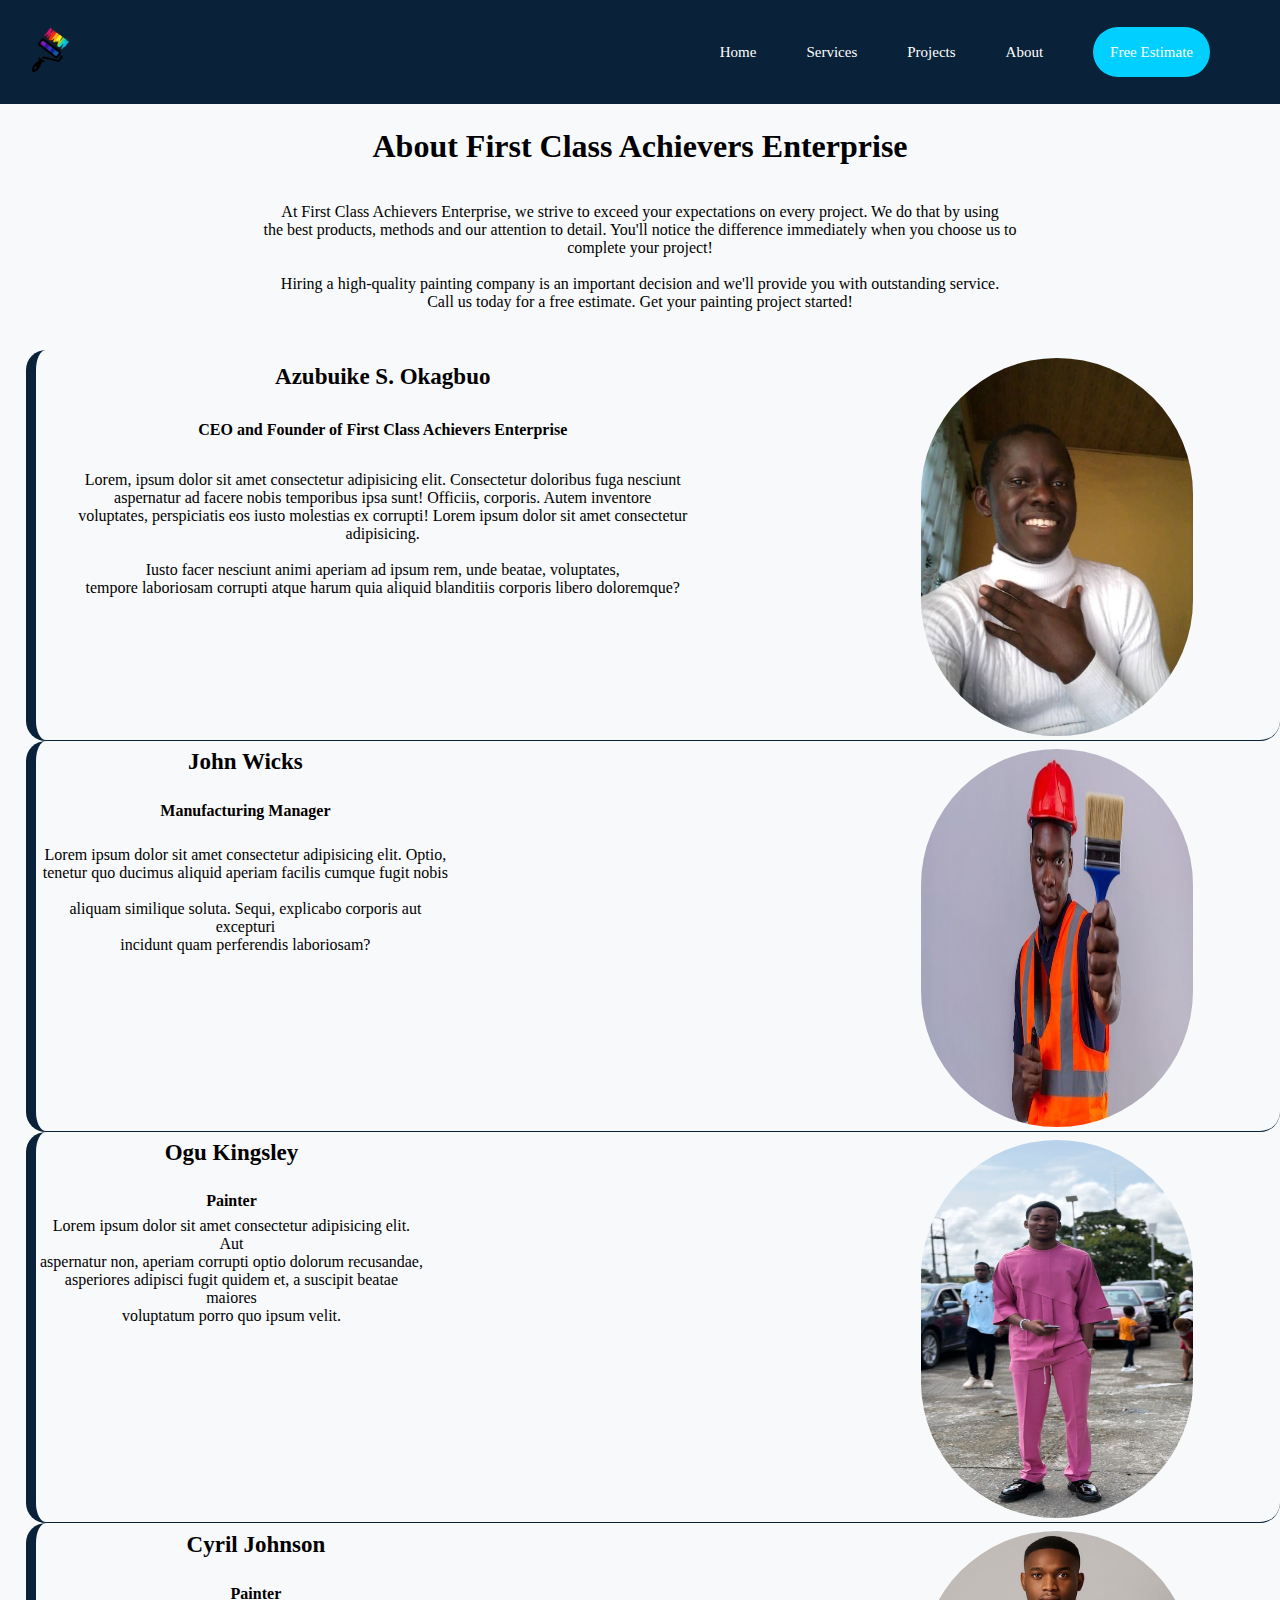
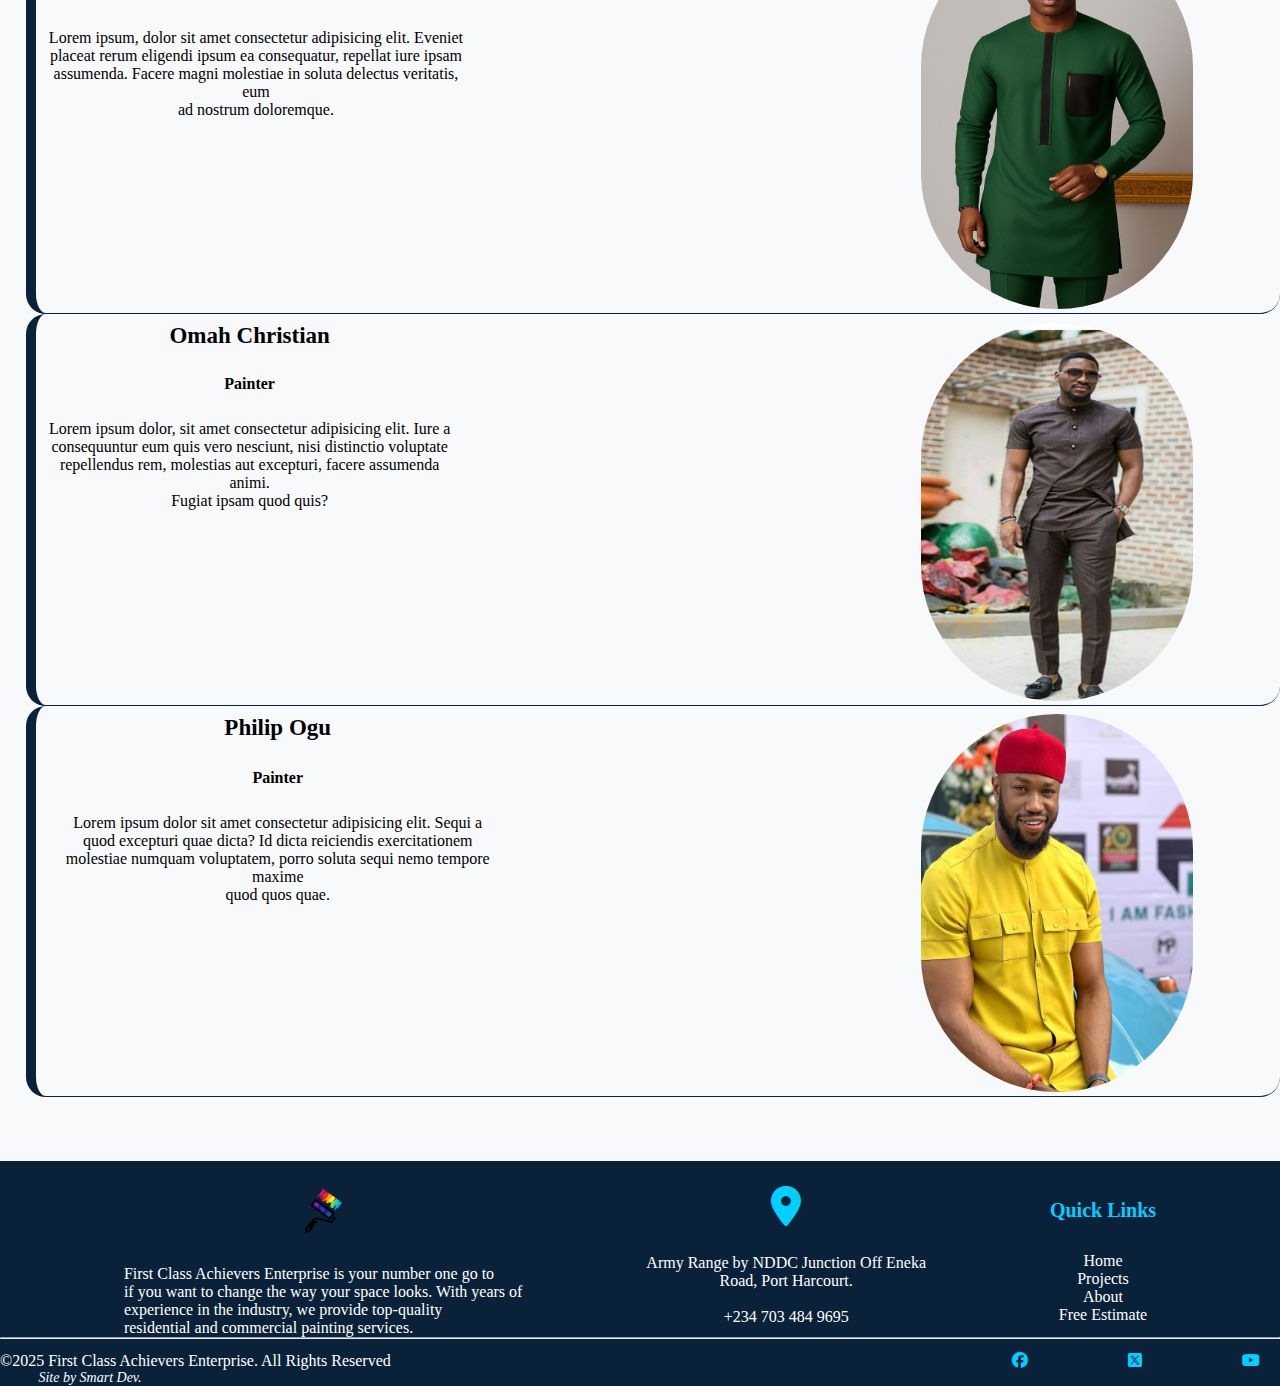
<file: aboutUs.html>
<!DOCTYPE html>
<html lang="en">
  <head>
    <meta charset="UTF-8" />
    <meta name="viewport" content="width=device-width, initial-scale=1.0" />
    <title>About First Class Achievers Enterprise</title>
    <link rel="stylesheet" href="style.css" />
    <link rel="preconnect" href="https://fonts.googleapis.com" />
    <link rel="preconnect" href="https://fonts.gstatic.com" crossorigin />
    <link
      href="https://fonts.googleapis.com/css2?family=Edu+NSW+ACT+Hand+Pre:wght@500&family=Inter:ital,opsz,wght@0,14..32,100..900;1,14..32,100..900&family=Nova+Square&family=Roboto:ital,wght@0,100..900;1,100..900&family=Tomorrow:ital,wght@0,100;0,200;0,300;0,400;0,500;0,600;0,700;0,800;0,900;1,100;1,200;1,300;1,400;1,500;1,600;1,700;1,800;1,900&display=swap"
      rel="stylesheet"
    />
        <link rel="icon" href="images/paints/production222.jpg" />
    <link
      rel="stylesheet"
      href="https://cdnjs.cloudflare.com/ajax/libs/font-awesome/6.7.2/css/all.min.css"
      integrity="sha512-Evv84Mr4kqVGRNSgIGL/F/aIDqQb7xQ2vcrdIwxfjThSH8CSR7PBEakCr51Ck+w+/U6swU2Im1vVX0SVk9ABhg=="
      crossorigin="anonymous"
      referrerpolicy="no-referrer"
    />
    <link
      rel="stylesheet"
      href="c:\Users\USER\Desktop\font awesome\fontawesome-free-6.7.2-web\css\all.min.css"
    />
    <link
      rel="stylesheet"
      href="c:\Users\USER\Desktop\font awesome\fontawesome-free-6.7.2-web\css\fontawesome.min.css"
    />
  </head>
  <body>
    <header>
      <nav class="nav-bar">
        <div class="logo">
          <a href="index.html">
            <img
              src="images/logo/logo.png"
              alt="First Class Achievers Enterprise Logo"
            />
          </a>
        </div>

        <button
          class="hamburger"
          onclick="toggleMenu()"
          aria-label="Open menu"
          aria-expanded="false"
        >
          ☰
        </button>

        <ul class="menu">
          <li><a href="index.html">Home</a></li>
          <li class="dropdown">
            <a
              href="#"
              class="dropdown-toggle"
              aria-haspopup="true"
              aria-expanded="false"
              >Services</a
            >

            <div class="dropdown-content">
              <div><a href="production.html">Paint Production</a></div>
              <a href="interiorpaint.html">Interior Painting</a>
              <a href="exteriorpaint.html">Exterior Painting</a>
              <a href="domesticpainting.html">Domestic Painting</a>
              <a href="commercialpainting.html">Commercial Painting</a>
              <a href="industrialpainting.html">Industrial Painting</a>
            </div>
          </li>
          <li><a href="projects.html">Projects</a></li>
          <li><a href="aboutUs.html">About</a></li>
          <li><a href="estimate.html" class="free-esti">Free Estimate</a></li>
        </ul>
      </nav>
    </header>

    <section class="aboutUs-page">
      <h1 class="ush">About First Class Achievers Enterprise</h1>

      <p class="usp">
        At First Class Achievers Enterprise, we strive to exceed your
        expectations on every project. We do that by using <br />the best
        products, methods and our attention to detail. You'll notice the
        difference immediately when you choose us to <br />
        complete your project! <br />
        <br />

        Hiring a high-quality painting company is an important decision and
        we'll provide you with outstanding service. <br />
        Call us today for a free estimate. Get your painting project started!
      </p>

      <div class="azu">
        <div class="team-txt">
          <p class="namez"><strong>Azubuike S. Okagbuo</strong></p>

          <br />
          <p>
            <strong>CEO and Founder of First Class Achievers Enterprise</strong>
          </p>

          <br />
          <p>
            Lorem, ipsum dolor sit amet consectetur adipisicing elit.
            Consectetur doloribus fuga nesciunt <br />aspernatur ad facere nobis
            temporibus ipsa sunt! Officiis, corporis. Autem inventore <br />
            voluptates, perspiciatis eos iusto molestias ex corrupti! Lorem
            ipsum dolor sit amet consectetur adipisicing.
            <br />
            <br />Iusto facer nesciunt animi aperiam ad ipsum rem, unde beatae,
            voluptates, <br />
            tempore laboriosam corrupti atque harum quia aliquid blanditiis
            corporis libero doloremque?
          </p>
        </div>

        <div class="team-image">
          <img src="images/team/CEO Azu.jpg" alt="Azubuike, CEO" />
        </div>
      </div>

      <div class="john">
        <div class="team-txt">
          <p class="namez"><strong>John Wicks</strong></p>
          <br />

          <p><strong>Manufacturing Manager</strong></p>
          <br />

          <p>
            Lorem ipsum dolor sit amet consectetur adipisicing elit. Optio,
            <br />
            tenetur quo ducimus aliquid aperiam facilis cumque fugit nobis
            <br />
            <br />
            aliquam similique soluta. Sequi, explicabo corporis aut excepturi
            <br />
            incidunt quam perferendis laboriosam?
          </p>
        </div>

        <div class="team-image">
          <img src="images/team/John Wicks.jpg" alt="John Wicks" />
        </div>
      </div>

      <div class="ogu">
        <div class="team-txt">
          <p class="namez"><strong>Ogu Kingsley</strong></p>
          <br />

          <p><strong>Painter</strong></p>

          <p>
            Lorem ipsum dolor sit amet consectetur adipisicing elit. Aut <br />
            aspernatur non, aperiam corrupti optio dolorum recusandae, <br />
            asperiores adipisci fugit quidem et, a suscipit beatae maiores
            <br />
            voluptatum porro quo ipsum velit.
          </p>
        </div>

        <div class="team-image">
          <img src="images/team/team member 1.jpg" alt="Ogu Kingsley" />
        </div>
      </div>

      <div class="cyril">
        <div class="team-txt">
          <p class="namez"><strong>Cyril Johnson</strong></p>
          <br />

          <p><strong>Painter</strong></p>
          <br />

          <p>
            Lorem ipsum, dolor sit amet consectetur adipisicing elit. Eveniet
            <br />
            placeat rerum eligendi ipsum ea consequatur, repellat iure ipsam
            <br />
            assumenda. Facere magni molestiae in soluta delectus veritatis, eum
            <br />
            ad nostrum doloremque.
          </p>
        </div>

        <div class="team-image">
          <img src="images/team/team member2.jpg" alt="Cyril Johnson" />
        </div>
      </div>

      <div class="omah">
        <div class="team-txt">
          <p class="namez"><strong>Omah Christian</strong></p>
          <br />

          <p><strong>Painter</strong></p>
          <br />

          <p>
            Lorem ipsum dolor, sit amet consectetur adipisicing elit. Iure a
            <br />
            consequuntur eum quis vero nesciunt, nisi distinctio voluptate
            <br />
            repellendus rem, molestias aut excepturi, facere assumenda animi.
            <br />
            Fugiat ipsam quod quis?
          </p>
        </div>

        <div class="team-image">
          <img src="images/team/team member3.jpg" alt="Omah Christian" />
        </div>
      </div>

      <div class="philip">
        <div class="team-txt">
          <p class="namez"><strong>Philip Ogu</strong></p>
          <br />

          <p><strong>Painter</strong></p>
          <br />

          <p>
            Lorem ipsum dolor sit amet consectetur adipisicing elit. Sequi a
            <br />
            quod excepturi quae dicta? Id dicta reiciendis exercitationem <br />
            molestiae numquam voluptatem, porro soluta sequi nemo tempore maxime
            <br />
            quod quos quae.
          </p>
        </div>
        <div class="team-image">
          <img src="images/team/team member4.jpg" alt="Philip Ogu" />
        </div>
      </div>
    </section>

    <footer>
      <div class="foot-area">
        <div class="foot-area-logo">
          <img src="images/logo/logo.png" alt="FCA logo" />
          <p>
            First Class Achievers Enterprise is your number one go to <br />
            if you want to change the way your space looks. With years of <br />
            experience in the industry, we provide top-quality <br />
            residential and commercial painting services.
          </p>
        </div>

        <div class="foot-area-contact">
          <i class="fa-solid fa-location-dot"></i>
          <p>
            Army Range by NDDC Junction Off Eneka <br />
            Road, Port Harcourt. <br />
            <br />
            +234 703 484 9695
          </p>
        </div>

        <div class="foot-area-links">
          <h6>Quick Links</h6>
          <ul>
            <li><a href="index.html">Home</a></li>
            <li><a href="#">Projects</a></li>
            <li><a href="#">About</a></li>
            <li><a href="#">Free Estimate</a></li>
          </ul>
        </div>
      </div>
      <hr />
      <div class="footer-last">
        <div class="footer-rights">
          <p>
            &copy;2025 First Class Achievers Enterprise. All Rights Reserved
          </p>
        </div>

        <div class="footer-socials">
          <div class="footer-fb">
            <a href="#"><i class="fa-brands fa-facebook"></i></a>
          </div>

          <div class="footer-x">
            <a href="#"> <i class="fa-brands fa-square-x-twitter"></i></a>
          </div>

          <div class="footer-youtube">
            <a href="#"> <i class="fa-brands fa-youtube"></i></a>
          </div>
        </div>
      </div>
      <p class="site-p">Site by Smart Dev.</p>
    </footer>

    <script src="script.js"></script>
  </body>
</html>
</file>
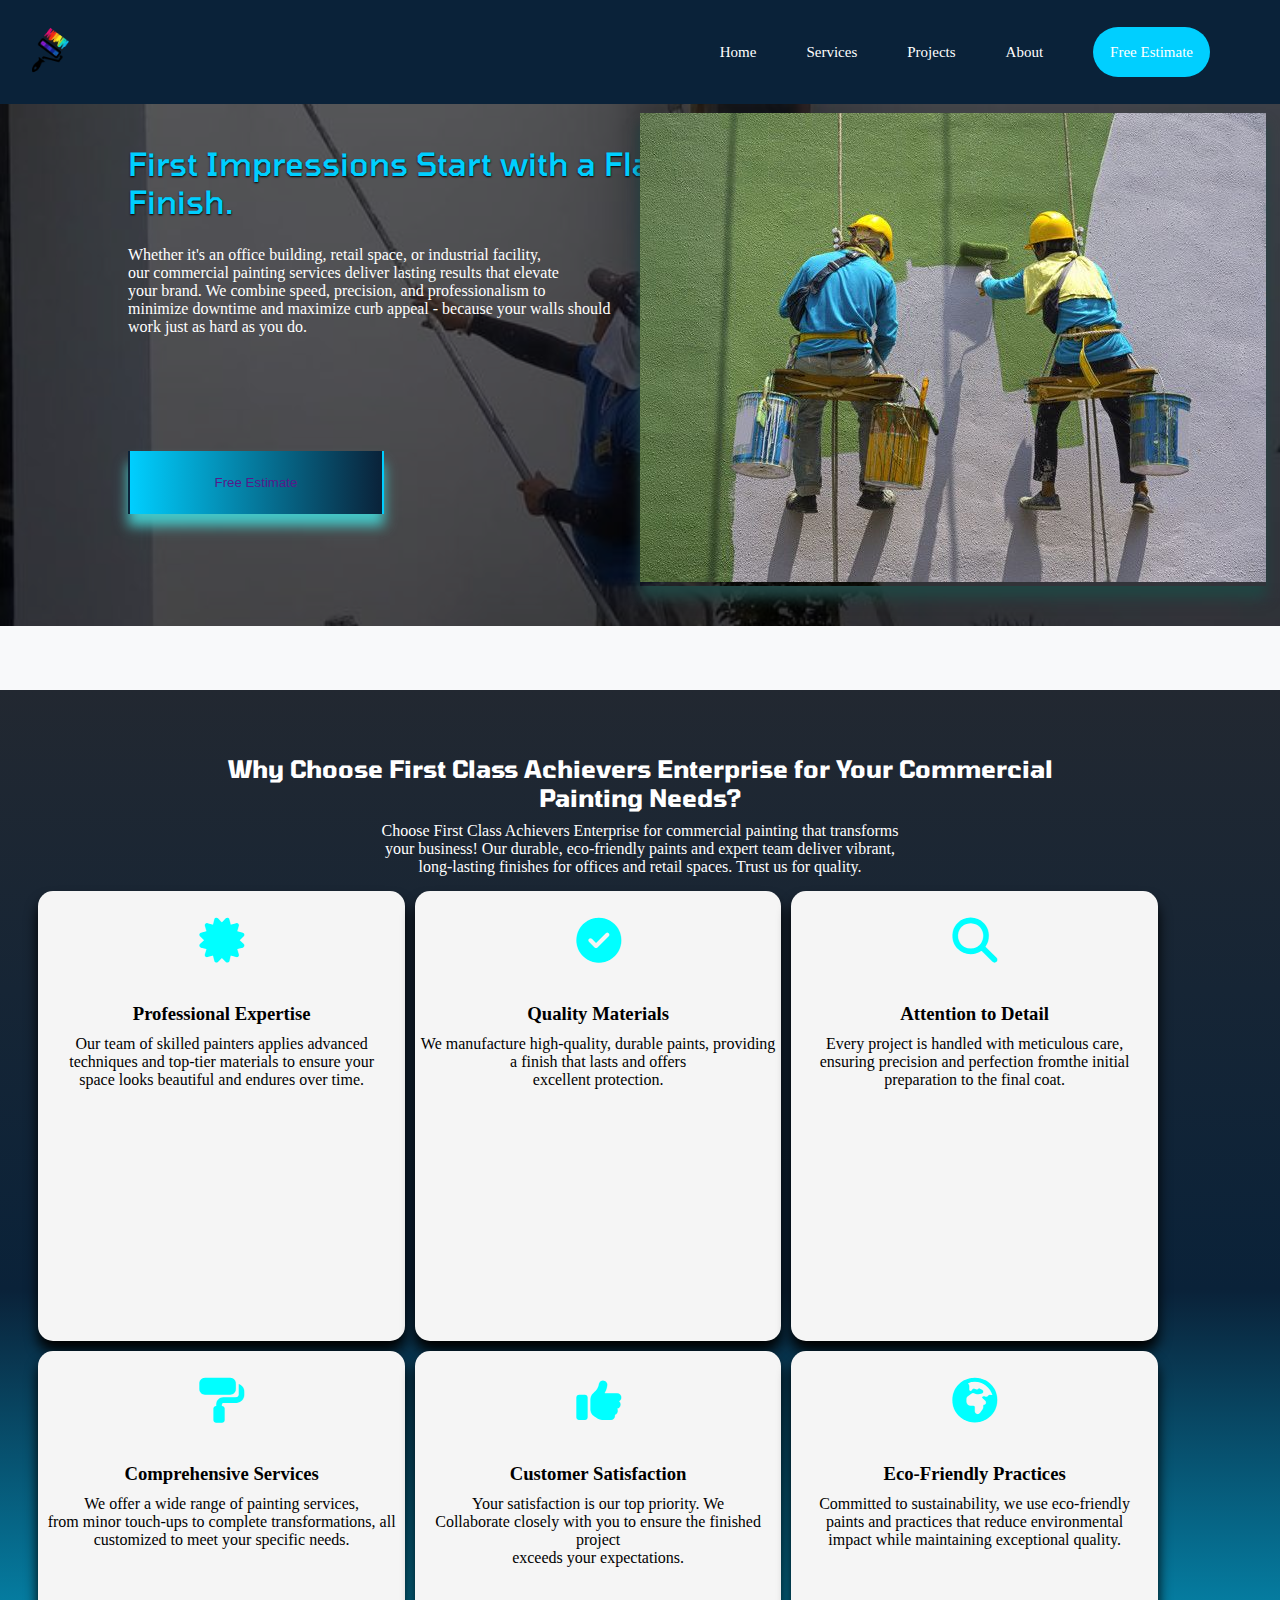
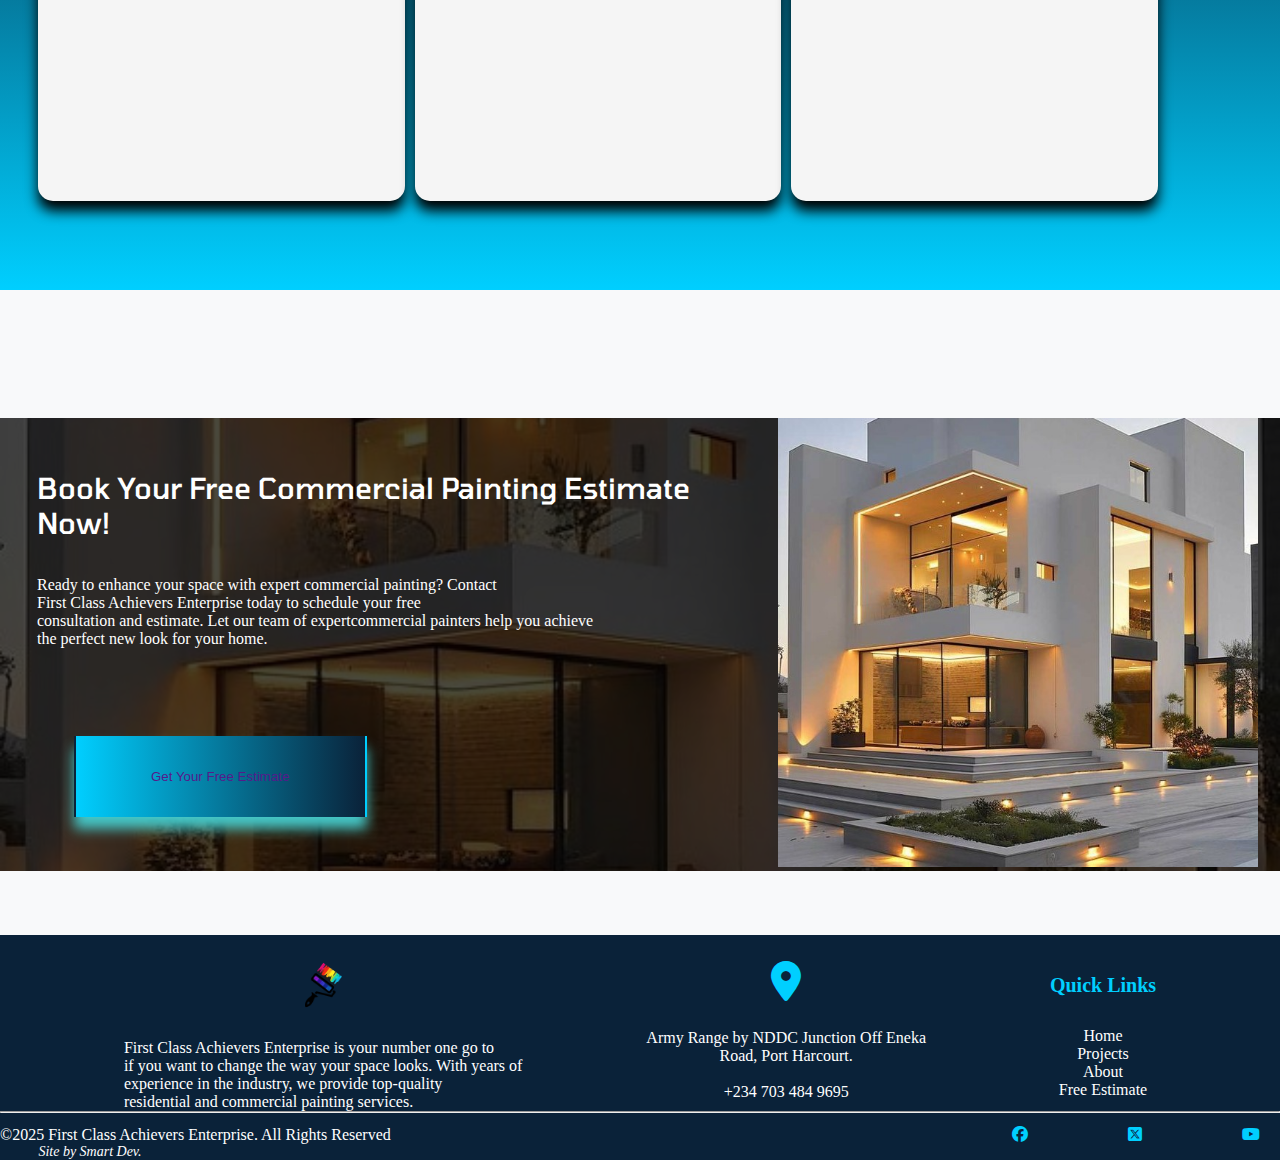
<file: commercialpainting.html>
<!DOCTYPE html>
<html lang="en">
  <head>
    <meta charset="UTF-8" />
    <meta name="viewport" content="width=device-width, initial-scale=1.0" />
    <title>Document</title>
    <link rel="stylesheet" href="style.css" />
    <link rel="preconnect" href="https://fonts.googleapis.com" />
    <link rel="preconnect" href="https://fonts.gstatic.com" crossorigin />
    <link
      href="https://fonts.googleapis.com/css2?family=Edu+NSW+ACT+Hand+Pre:wght@500&family=Inter:ital,opsz,wght@0,14..32,100..900;1,14..32,100..900&family=Nova+Square&family=Roboto:ital,wght@0,100..900;1,100..900&family=Tomorrow:ital,wght@0,100;0,200;0,300;0,400;0,500;0,600;0,700;0,800;0,900;1,100;1,200;1,300;1,400;1,500;1,600;1,700;1,800;1,900&display=swap"
      rel="stylesheet"
    />
        <link rel="icon" href="images/paints/production222.jpg" />
    <link
      rel="stylesheet"
      href="https://cdnjs.cloudflare.com/ajax/libs/font-awesome/6.7.2/css/all.min.css"
      integrity="sha512-Evv84Mr4kqVGRNSgIGL/F/aIDqQb7xQ2vcrdIwxfjThSH8CSR7PBEakCr51Ck+w+/U6swU2Im1vVX0SVk9ABhg=="
      crossorigin="anonymous"
      referrerpolicy="no-referrer"
    />
    <link
      rel="stylesheet"
      href="c:\Users\USER\Desktop\font awesome\fontawesome-free-6.7.2-web\css\all.min.css"
    />
    <link
      rel="stylesheet"
      href="c:\Users\USER\Desktop\font awesome\fontawesome-free-6.7.2-web\css\fontawesome.min.css"
    />
  </head>
  <body>
    <header>
      <nav class="nav-bar">
         <div class="logo">
          <a href="index.html">
            <img
              src="images/logo/logo.png"
              alt="First Class Achievers Enterprise Logo"
            />
          </a>
        </div>

        <div class="hamburger" onclick="toggleMenu()">☰</div>

        <ul class="menu">
          <li><a href="index.html">Home</a></li>
          <li class="dropdown">
            <a href="#" class="dropdown-toggle">Services</a>

            <div class="dropdown-content">
              <div><a href="production.html">Paint Production</a></div>
              <a href="interiorpaint.html">Interior Painting</a>
              <a href="exteriorpaint.html">Exterior Painting</a>
              <a href="domesticpainting.html">Domestic Painting</a>
              <a href="commercialpainting.html">Commercial Painting</a>
              <a href="industrialpainting.html">Industrial Painting</a>
            </div>
          </li>
          <li><a href="projects.html">Projects</a></li>
          <li><a href="aboutUs.html">About</a></li>
          <li><a href="estimate.html" class="free-esti">Free Estimate</a></li>
        </ul>
      </nav>
    </header>

    <section class="commercial-pp">
      <div class="commercial-main">
        <h1>
          First Impressions Start with a Flawless <br />
          Finish.
        </h1>
        <p>
          Whether it's an office building, retail space, or industrial facility,
          <br />
          our commercial painting services deliver lasting results that elevate
          <br />
          your brand. We combine speed, precision, and professionalism to <br />
          minimize downtime and maximize curb appeal - because your walls should
          <br />
          work just as hard as you do.
        </p>

        <button class="commercial-btn"><a href="">Free Estimate</a></button>

        <div class="com-main-pic">
          <img src="images/commercial/painting.jpg" alt="commercial painting" />
        </div>
      </div>
    </section>

    <section class="commercial-middle">
      <h2>
        Why Choose First Class Achievers Enterprise for Your Commercial <br />
        Painting Needs?
      </h2>
      <p class="comm-p1">
        Choose First Class Achievers Enterprise for commercial painting that
        transforms <br />
        your business! Our durable, eco-friendly paints and expert team deliver
        vibrant, <br />long-lasting finishes for offices and retail spaces.
        Trust us for quality.
      </p>

      <div class="comm-choice">
        <div class="comm-aa">
          <i class="fa-solid fa-certificate"></i>
          <h3>Professional Expertise</h3>
          <p>
            Our team of skilled painters applies advanced <br />
            techniques and top-tier materials to ensure your <br />
            space looks beautiful and endures over time.
          </p>
        </div>

        <div class="comm-aa">
          <i class="fa-solid fa-circle-check"></i>
          <h3>Quality Materials</h3>
          <p>
            We manufacture high-quality, durable paints, providing <br />
            a finish that lasts and offers <br />
            excellent protection.
          </p>
        </div>

        <div class="comm-aa">
          <i class="fa-solid fa-magnifying-glass"></i>
          <h3>Attention to Detail</h3>
          <p>
            Every project is handled with meticulous care, <br />ensuring
            precision and perfection fromthe initial <br />
            preparation to the final coat.
          </p>
        </div>

        <div class="comm-aa">
          <i class="fa-solid fa-paint-roller"></i>
          <h3>Comprehensive Services</h3>
          <p>
            We offer a wide range of painting services, <br />
            from minor touch-ups to complete transformations, all <br />
            customized to meet your specific needs.
          </p>
        </div>

        <div class="comm-aa">
          <i class="fa-solid fa-thumbs-up"></i>
          <h3>Customer Satisfaction</h3>
          <p>
            Your satisfaction is our top priority. We <br />Collaborate closely
            with you to ensure the finished project <br />
            exceeds your expectations.
          </p>
        </div>

        <div class="comm-aa">
          <i class="fa-solid fa-earth-africa"></i>
          <h3>Eco-Friendly Practices</h3>
          <p>
            Committed to sustainability, we use eco-friendly <br />
            paints and practices that reduce environmental <br />
            impact while maintaining exceptional quality.
          </p>
        </div>
      </div>
    </section>

    <section class="commercial-last">
      <div class="comm-contact">
        <div class="comm-text">
          <h5>Book Your Free Commercial Painting Estimate Now!</h5>

          <p>
            Ready to enhance your space with expert commercial painting? Contact
            <br />
            First Class Achievers Enterprise today to schedule your free
            <br />consultation and estimate. Let our team of expertcommercial
            painters help you achieve <br />the perfect new look for your home.
          </p>
          <br />
          <br />
          
          <button class="comm-btn-1"><a href="">Get Your Free Estimate</a></button>

        </div>

         

        <div class="comm-text-pic">
          <img src="images/commercial/painting333.jpg" alt="commercial painting image" />
        </div>

        
      </div>
     
    </section>

    <footer>
      <div class="foot-area">
        <div class="foot-area-logo">
          <img src="images/logo/logo.png" alt="FCA logo" />
          <p>
            First Class Achievers Enterprise is your number one go to <br />
            if you want to change the way your space looks. With years of <br />
            experience in the industry, we provide top-quality <br />
            residential and commercial painting services.
          </p>
        </div>

        <div class="foot-area-contact">
          <i class="fa-solid fa-location-dot"></i>
          <p>
            Army Range by NDDC Junction Off Eneka <br />
            Road, Port Harcourt. <br />
            <br />
            +234 703 484 9695
          </p>
        </div>

        <div class="foot-area-links">
          <h6>Quick Links</h6>
          <ul>
            <li><a href="index.html">Home</a></li>
            <li><a href="#">Projects</a></li>
            <li><a href="#">About</a></li>
            <li><a href="#">Free Estimate</a></li>
          </ul>
        </div>
      </div>
      <hr />
      <div class="footer-last">
        <div class="footer-rights">
          <p>
            &copy;2025 First Class Achievers Enterprise. All Rights Reserved
          </p>
        </div>

        <div class="footer-socials">
          <div class="footer-fb">
            <a href="#"><i class="fa-brands fa-facebook"></i></a>
          </div>

          <div class="footer-x">
            <a href="#"> <i class="fa-brands fa-square-x-twitter"></i></a>
          </div>

          <div class="footer-youtube">
            <a href="#"> <i class="fa-brands fa-youtube"></i></a>
          </div>
        </div>
      </div>
      <p class="site-p">Site by Smart Dev.</p>
    </footer>

    
    <script src="script.js"></script>
  </body>
</html>
</file>
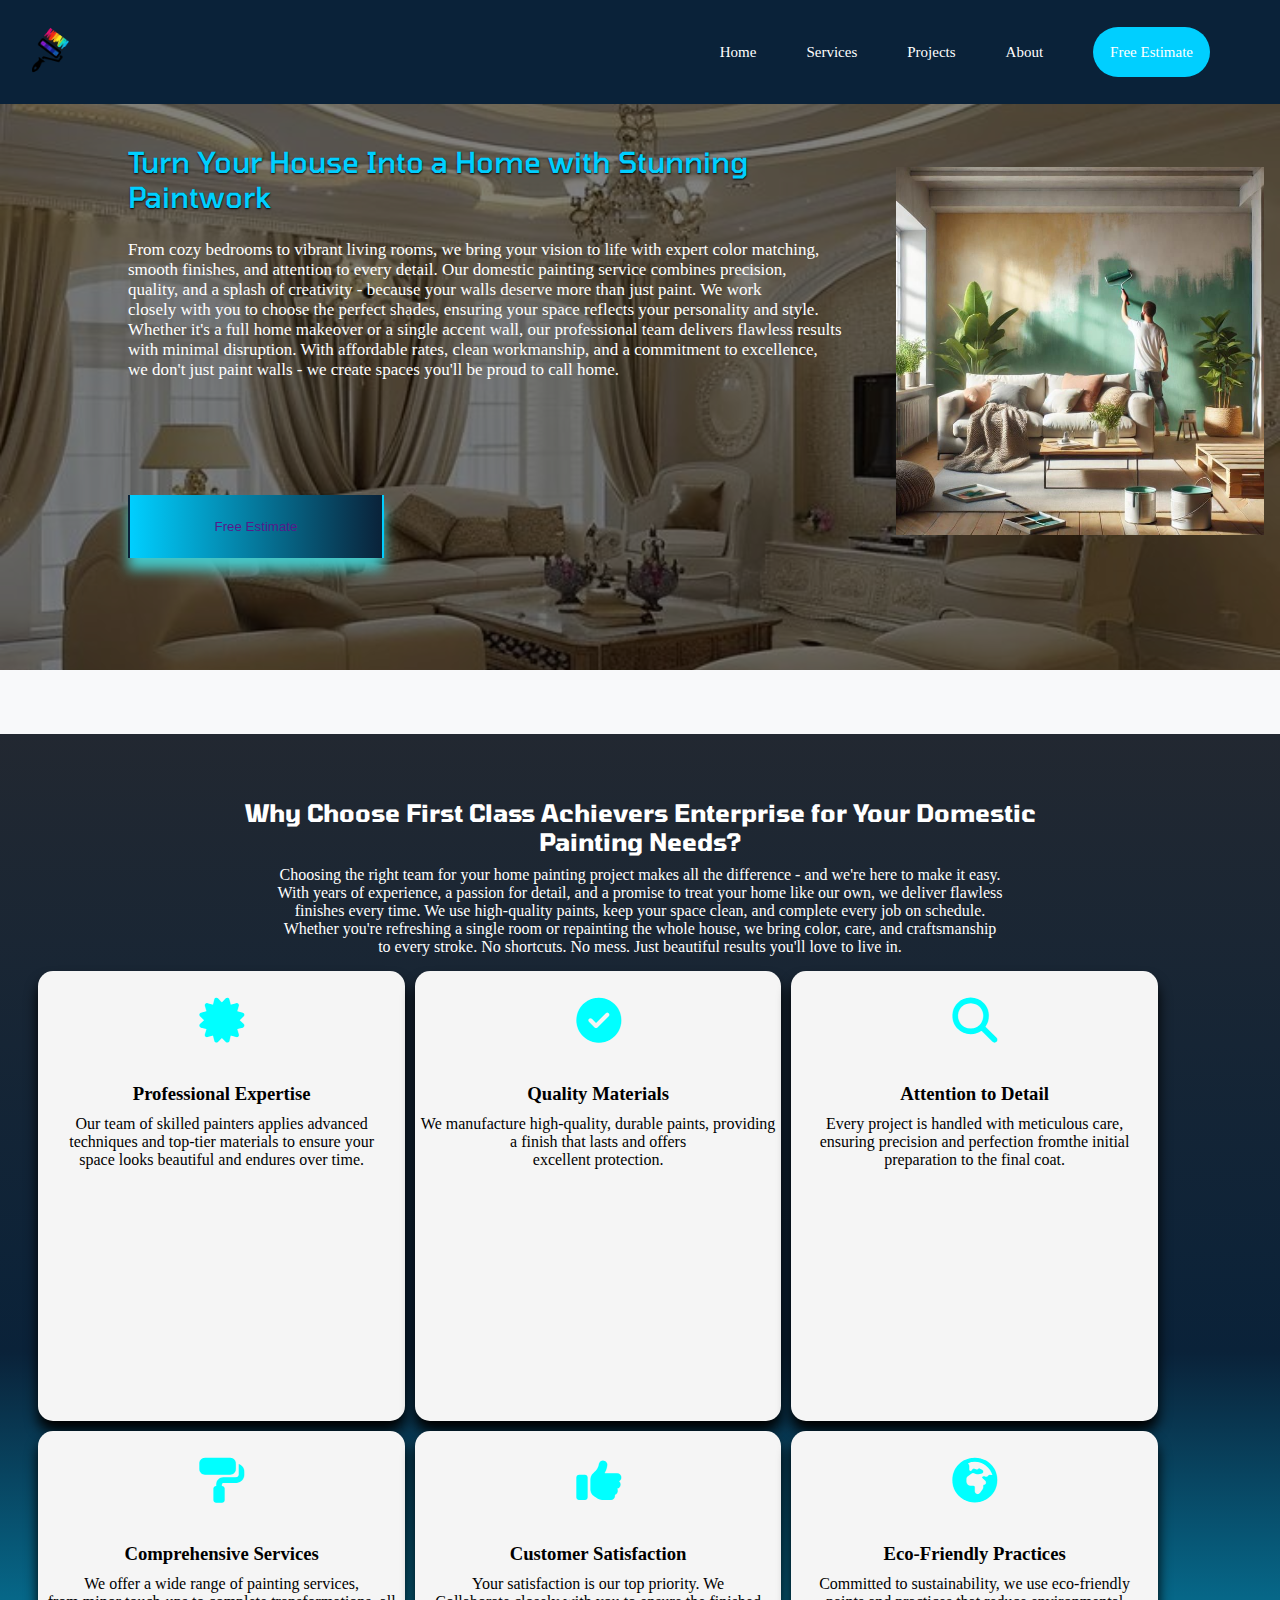
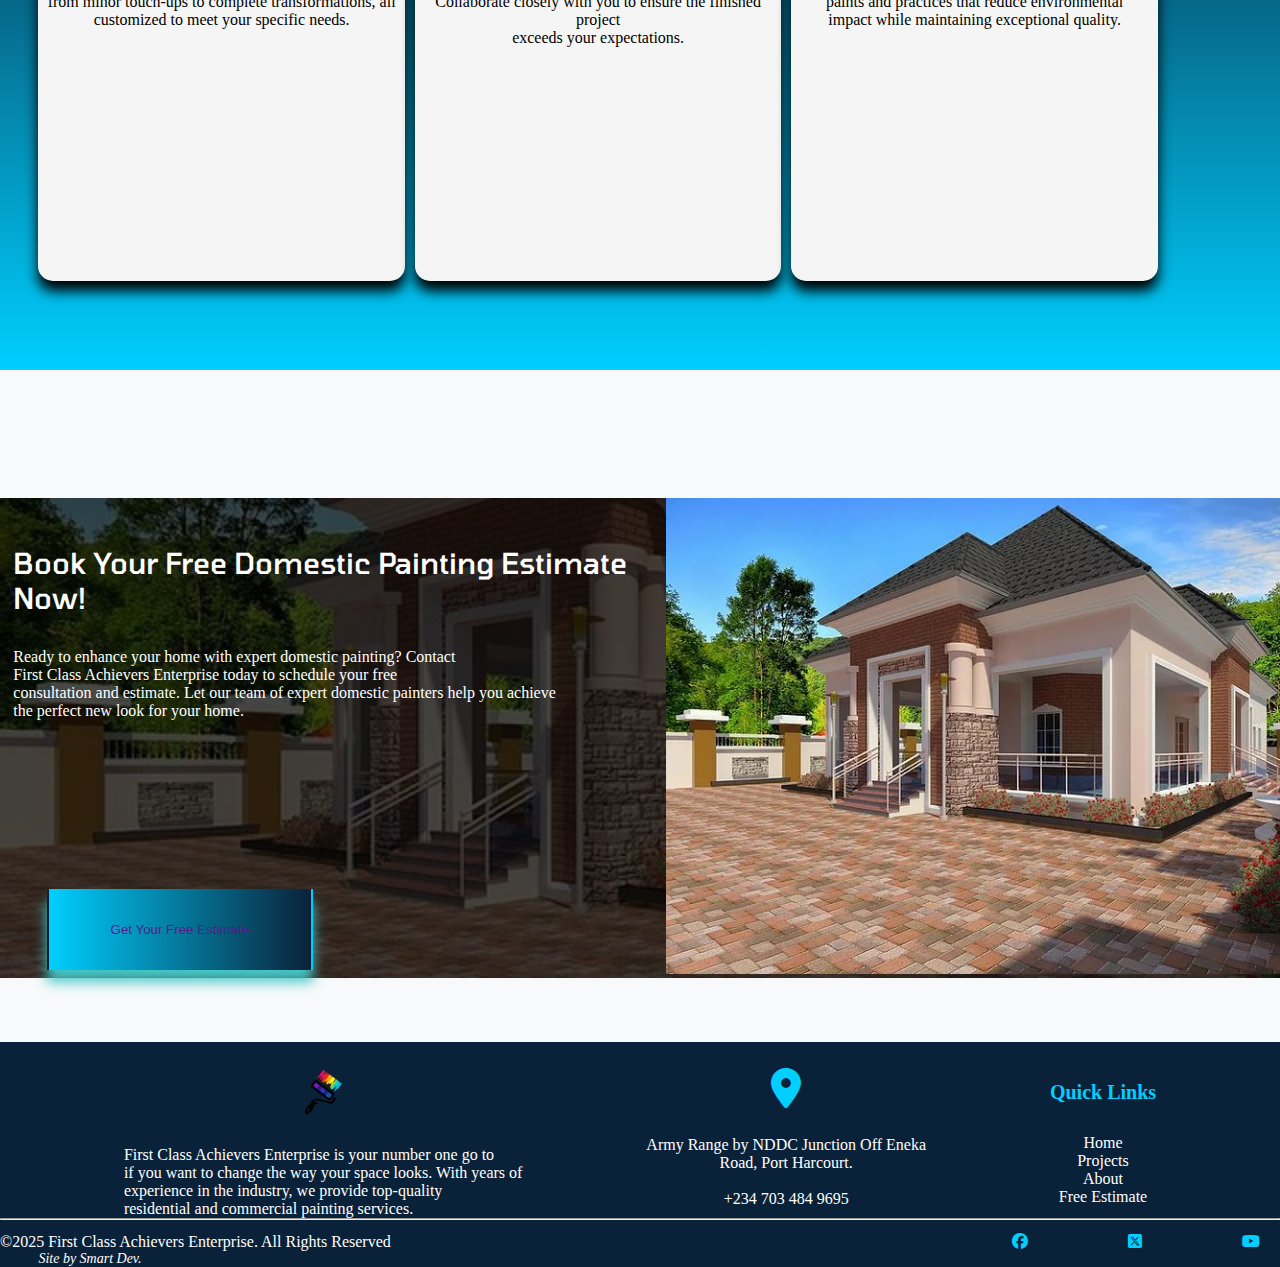
<file: domesticpainting.html>
<!DOCTYPE html>
<html lang="en">
  <head>
    <meta charset="UTF-8" />
    <meta name="viewport" content="width=device-width, initial-scale=1.0" />
    <title>Document</title>
    <link rel="stylesheet" href="style.css" />
    <link rel="preconnect" href="https://fonts.googleapis.com" />
    <link rel="preconnect" href="https://fonts.gstatic.com" crossorigin />
    <link
      href="https://fonts.googleapis.com/css2?family=Edu+NSW+ACT+Hand+Pre:wght@500&family=Inter:ital,opsz,wght@0,14..32,100..900;1,14..32,100..900&family=Nova+Square&family=Roboto:ital,wght@0,100..900;1,100..900&family=Tomorrow:ital,wght@0,100;0,200;0,300;0,400;0,500;0,600;0,700;0,800;0,900;1,100;1,200;1,300;1,400;1,500;1,600;1,700;1,800;1,900&display=swap"
      rel="stylesheet"
    />
        <link rel="icon" href="images/paints/production222.jpg" />
    <link
      rel="stylesheet"
      href="https://cdnjs.cloudflare.com/ajax/libs/font-awesome/6.7.2/css/all.min.css"
      integrity="sha512-Evv84Mr4kqVGRNSgIGL/F/aIDqQb7xQ2vcrdIwxfjThSH8CSR7PBEakCr51Ck+w+/U6swU2Im1vVX0SVk9ABhg=="
      crossorigin="anonymous"
      referrerpolicy="no-referrer"
    />
    <link
      rel="stylesheet"
      href="c:\Users\USER\Desktop\font awesome\fontawesome-free-6.7.2-web\css\all.min.css"
    />
    <link
      rel="stylesheet"
      href="c:\Users\USER\Desktop\font awesome\fontawesome-free-6.7.2-web\css\fontawesome.min.css"
    />
  </head>
  <body>
    <header>
      <nav class="nav-bar">
        <div class="logo">
          <a href="index.html">
            <img
              src="images/logo/logo.png"
              alt="First Class Achievers Enterprise Logo"
            />
          </a>
        </div>

        <div class="hamburger" onclick="toggleMenu()">☰</div>

        <ul class="menu">
          <li><a href="index.html">Home</a></li>
          <li class="dropdown">
            <a href="#" class="dropdown-toggle">Services</a>

            <div class="dropdown-content">
              <div><a href="production.html">Paint Production</a></div>
              <a href="interiorpaint.html">Interior Painting</a>
              <a href="exteriorpaint.html">Exterior Painting</a>
              <a href="domesticpainting.html">Domestic Painting</a>
              <a href="commercialpainting.html">Commercial Painting</a>
              <a href="industrialpainting.html">Industrial Painting</a>
            </div>
          </li>
          <li><a href="projects.html">Projects</a></li>
          <li><a href="aboutUs.html">About</a></li>
          <li><a href="estimate.html" class="free-esti">Free Estimate</a></li>
        </ul>
      </nav>
    </header>

    <section class="domestic-pp">
      <div class="domestic-main">
        <h1>Turn Your House Into a Home with Stunning <br> Paintwork</h1>
        <p>
          From cozy bedrooms to vibrant living rooms, we bring your vision to
          life with expert color matching, <br />
          smooth finishes, and attention to every detail. Our domestic painting
          service combines precision, <br />
          quality, and a splash of creativity - because your walls deserve more
          than just paint. We work <br />closely with you to choose the perfect
          shades, ensuring your space reflects your personality and style.
          <br />
          Whether it's a full home makeover or a single accent wall, our
          professional team delivers flawless results <br />
          with minimal disruption. With affordable rates, clean workmanship, and
          a commitment to excellence, <br />
          we don't just paint walls - we create spaces you'll be proud to call
          home.
        </p>

        <button class="domestic-btn"><a href="">Free Estimate</a></button>

        <div class="domestic-pic">
          <img src="images/domestic/a man painting.jpg" alt="a man painting" />
        </div>
      </div>
    </section>

    <section class="domestic-pp-middle">
      <h2>
        Why Choose First Class Achievers Enterprise for Your Domestic <br />
        Painting Needs?
      </h2>

      <p class="dome-txt">
        Choosing the right team for your home painting project makes all the
        difference - and we're here to make it easy. <br> With years of experience, a
        passion for detail, and a promise to treat your home like our own, we
        deliver flawless <br> finishes every time. We use high-quality paints, keep
        your space clean, and complete every job on schedule. <br> Whether you're
        refreshing a single room or repainting the whole house, we bring color,
        care, and craftsmanship <br> to every stroke. No shortcuts. No mess. Just
        beautiful results you'll love to live in.
      </p>

      <div class="domestic-choice">
        <div class="domestic-aa">
          <i class="fa-solid fa-certificate"></i>
          <h3>Professional Expertise</h3>
          <p>
            Our team of skilled painters applies advanced <br />
            techniques and top-tier materials to ensure your <br />
            space looks beautiful and endures over time.
          </p>
        </div>

        <div class="domestic-aa">
          <i class="fa-solid fa-circle-check"></i>
          <h3>Quality Materials</h3>
          <p>
            We manufacture high-quality, durable paints, providing <br />
            a finish that lasts and offers <br />
            excellent protection.
          </p>
        </div>

        <div class="domestic-aa">
          <i class="fa-solid fa-magnifying-glass"></i>
          <h3>Attention to Detail</h3>
          <p>
            Every project is handled with meticulous care, <br />ensuring
            precision and perfection fromthe initial <br />
            preparation to the final coat.
          </p>
        </div>

        <div class="domestic-aa">
          <i class="fa-solid fa-paint-roller"></i>
          <h3>Comprehensive Services</h3>
          <p>
            We offer a wide range of painting services, <br />
            from minor touch-ups to complete transformations, all <br />
            customized to meet your specific needs.
          </p>
        </div>

        <div class="domestic-aa">
          <i class="fa-solid fa-thumbs-up"></i>
          <h3>Customer Satisfaction</h3>
          <p>
            Your satisfaction is our top priority. We <br />Collaborate closely
            with you to ensure the finished project <br />
            exceeds your expectations.
          </p>
        </div>

        <div class="domestic-aa">
          <i class="fa-solid fa-earth-africa"></i>
          <h3>Eco-Friendly Practices</h3>
          <p>
            Committed to sustainability, we use eco-friendly <br />
            paints and practices that reduce environmental <br />
            impact while maintaining exceptional quality.
          </p>
        </div>
      </div>
    </section>

    <section class="domestic-last">
      <div class="dom-contact">
        <div class="dom-mssg">
          <h5>Book Your Free Domestic Painting Estimate Now!</h5>

          <p>
            Ready to enhance your home with expert domestic painting? Contact
            <br />
            First Class Achievers Enterprise today to schedule your free
            <br />consultation and estimate. Let our team of expert domestic
            painters help you achieve <br />the perfect new look for your home.
          </p>
          <br />
          <br />

          <button class="dom-btn"><a href="">Get Your Free Estimate</a></button>
        </div>

        <div class="dom-mssg-pic">
          <img src="images/domestic/painting111.jpg" alt="domestic painting" />
        </div>
      </div>
    </section>

    <footer>
      <div class="foot-area">
        <div class="foot-area-logo">
          <img src="images/logo/logo.png" alt="FCA logo" />
          <p>
            First Class Achievers Enterprise is your number one go to <br />
            if you want to change the way your space looks. With years of <br />
            experience in the industry, we provide top-quality <br />
            residential and commercial painting services.
          </p>
        </div>

        <div class="foot-area-contact">
          <i class="fa-solid fa-location-dot"></i>
          <p>
            Army Range by NDDC Junction Off Eneka <br />
            Road, Port Harcourt. <br />
            <br />
            +234 703 484 9695
          </p>
        </div>

        <div class="foot-area-links">
          <h6>Quick Links</h6>
          <ul>
            <li><a href="index.html">Home</a></li>
            <li><a href="#">Projects</a></li>
            <li><a href="#">About</a></li>
            <li><a href="#">Free Estimate</a></li>
          </ul>
        </div>
      </div>
      <hr />
      <div class="footer-last">
        <div class="footer-rights">
          <p>
            &copy;2025 First Class Achievers Enterprise. All Rights Reserved
          </p>
        </div>

        <div class="footer-socials">
          <div class="footer-fb">
            <a href="#"><i class="fa-brands fa-facebook"></i></a>
          </div>

          <div class="footer-x">
            <a href="#"> <i class="fa-brands fa-square-x-twitter"></i></a>
          </div>

          <div class="footer-youtube">
            <a href="#"> <i class="fa-brands fa-youtube"></i></a>
          </div>
        </div>
      </div>
      <p class="site-p">Site by Smart Dev.</p>
    </footer>

    <script src="script.js"></script>
  </body>
</html>
</file>
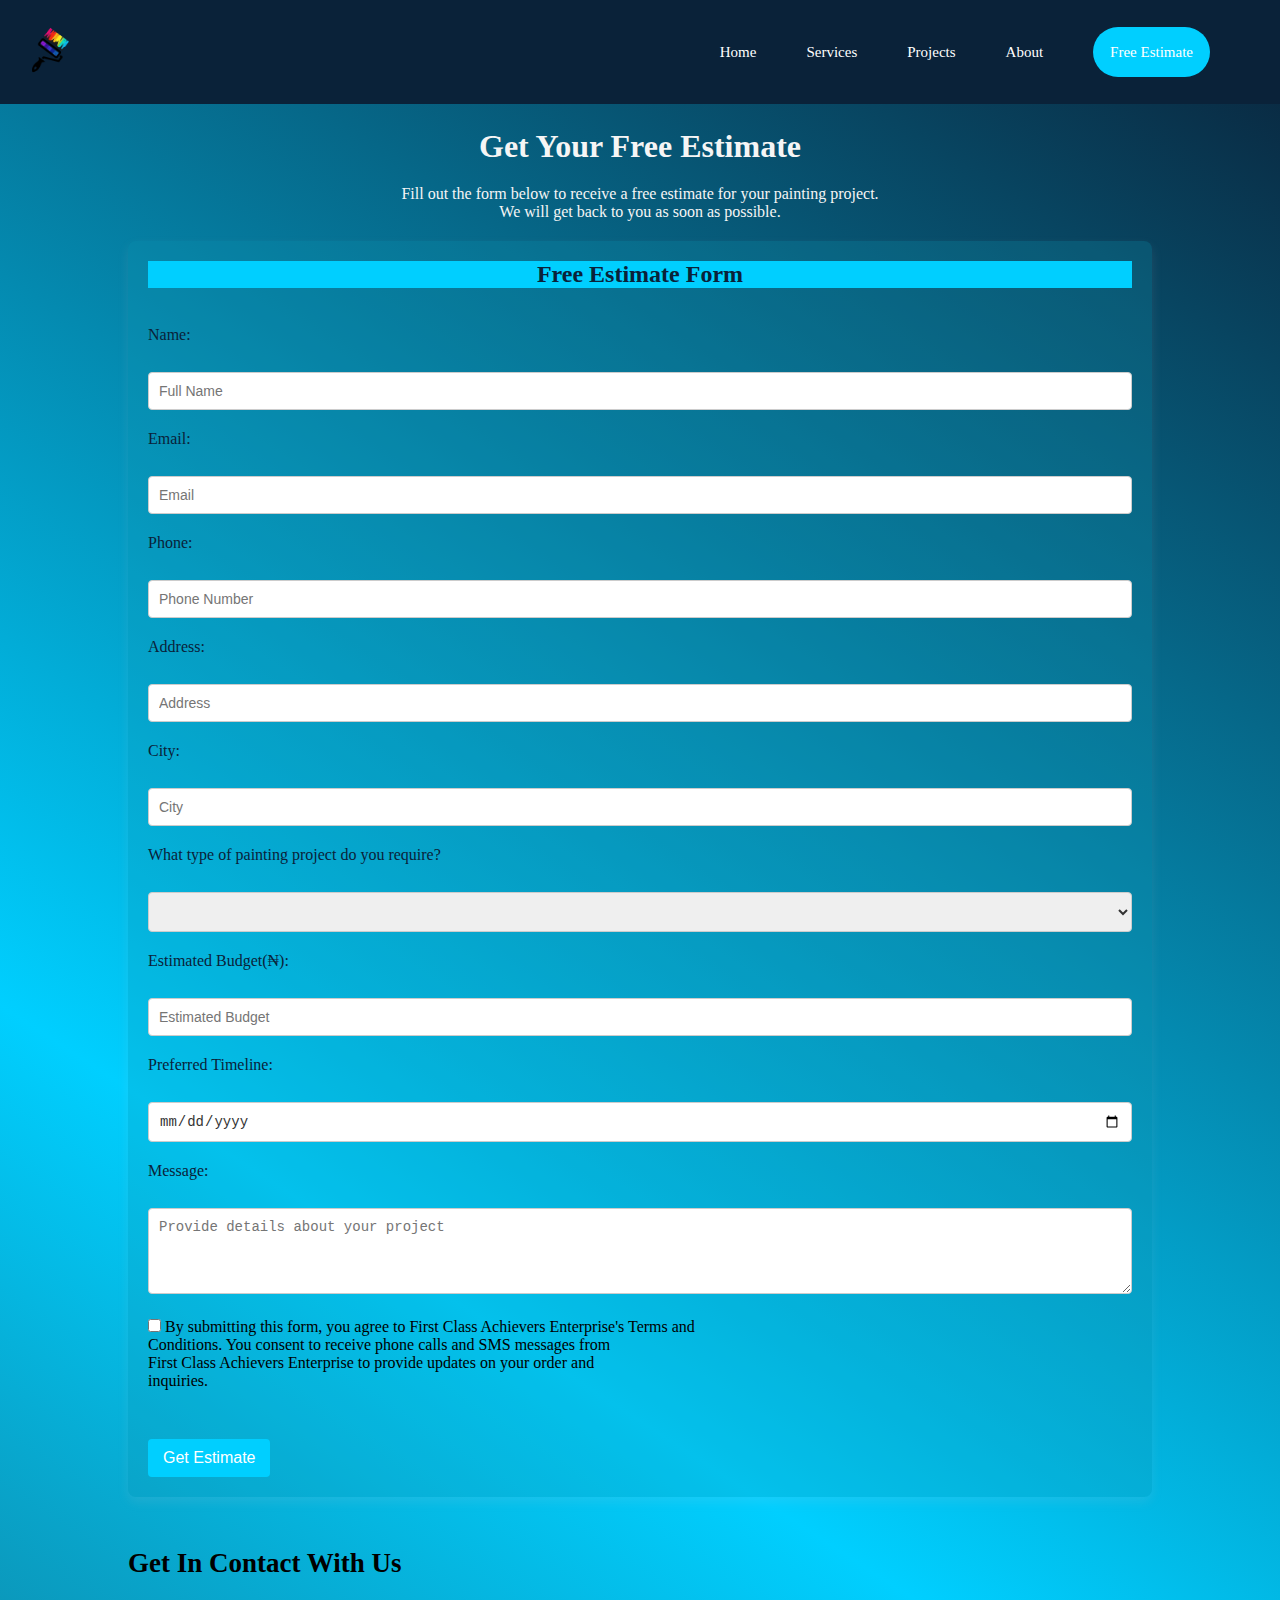
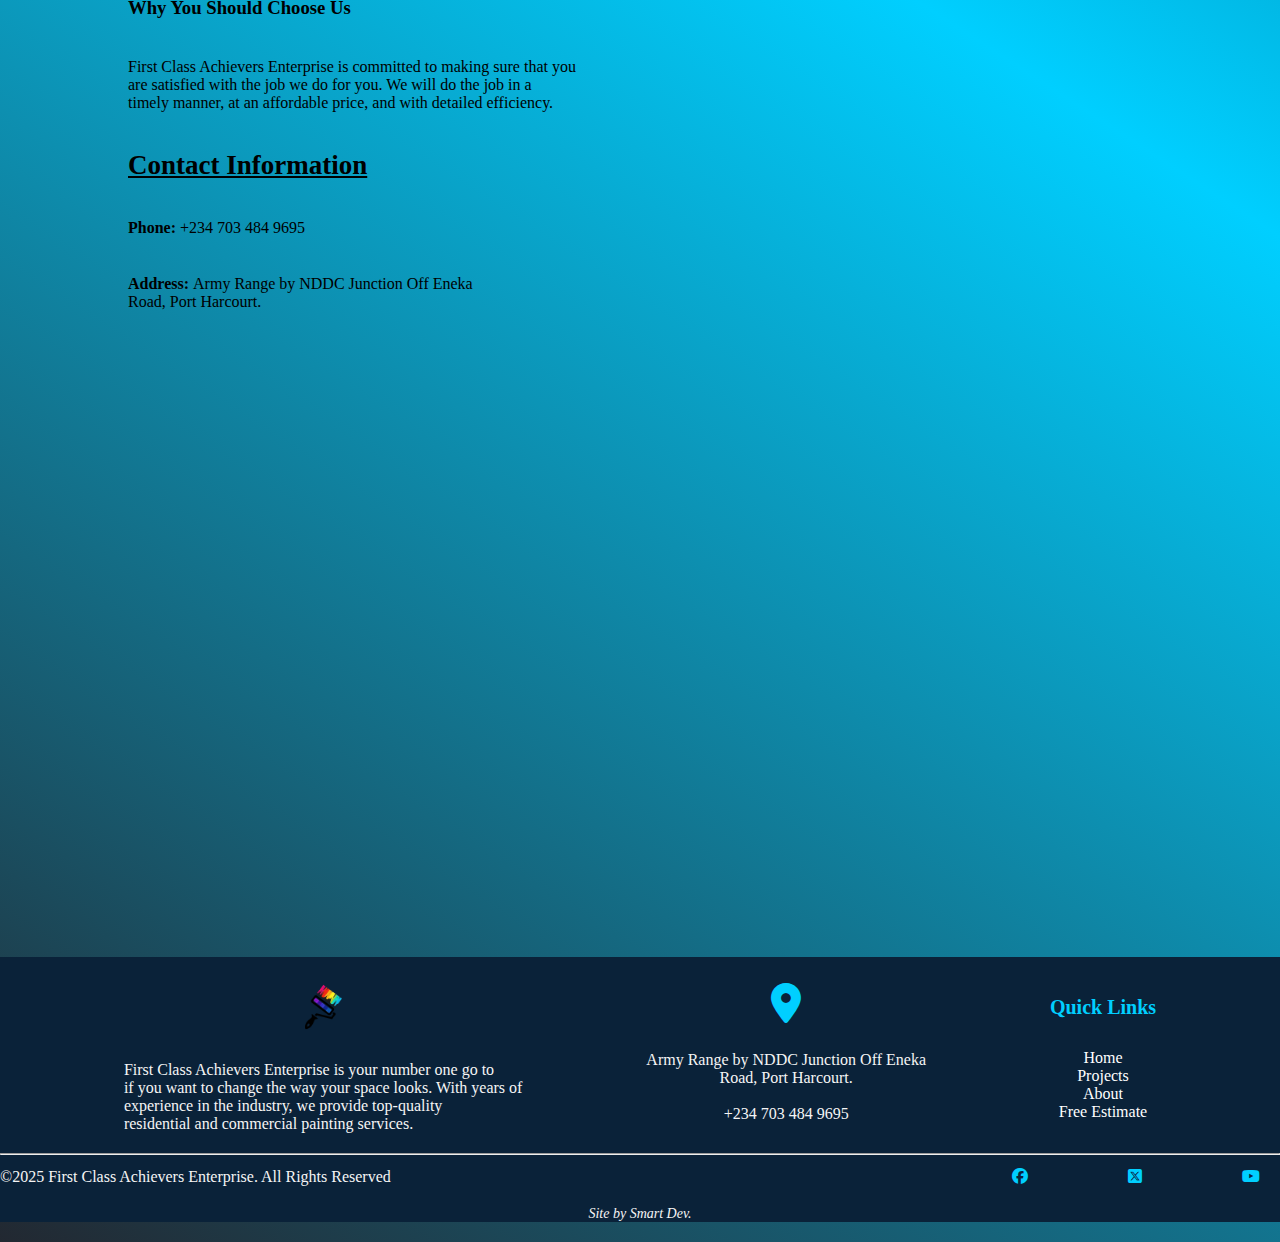
<file: estimate.html>
<!DOCTYPE html>
<html lang="en">
  <head>
    <meta charset="UTF-8" />
    <meta name="viewport" content="width=device-width, initial-scale=1.0" />
    <title>Document</title>
    <link rel="stylesheet" href="estimate.css" />
    <link rel="preconnect" href="https://fonts.googleapis.com" />
    <link rel="preconnect" href="https://fonts.gstatic.com" crossorigin />
    <link
      href="https://fonts.googleapis.com/css2?family=Edu+NSW+ACT+Hand+Pre:wght@500&family=Inter:ital,opsz,wght@0,14..32,100..900;1,14..32,100..900&family=Nova+Square&family=Roboto:ital,wght@0,100..900;1,100..900&family=Tomorrow:ital,wght@0,100;0,200;0,300;0,400;0,500;0,600;0,700;0,800;0,900;1,100;1,200;1,300;1,400;1,500;1,600;1,700;1,800;1,900&display=swap"
      rel="stylesheet"
    />
    <link
      rel="stylesheet"
      href="https://cdnjs.cloudflare.com/ajax/libs/font-awesome/6.7.2/css/all.min.css"
      integrity="sha512-Evv84Mr4kqVGRNSgIGL/F/aIDqQb7xQ2vcrdIwxfjThSH8CSR7PBEakCr51Ck+w+/U6swU2Im1vVX0SVk9ABhg=="
      crossorigin="anonymous"
      referrerpolicy="no-referrer"
    />
    <link
      rel="stylesheet"
      href="c:\Users\USER\Desktop\font awesome\fontawesome-free-6.7.2-web\css\all.min.css"
    />
    <link
      rel="stylesheet"
      href="c:\Users\USER\Desktop\font awesome\fontawesome-free-6.7.2-web\css\fontawesome.min.css"
    />
  </head>
  <body>
    <header>
      <nav class="nav-bar">
        <div class="logo">
          <a href="index.html">
            <img
              src="images/logo/logo.png"
              alt="First Class Achievers Enterprise Logo"
            />
          </a>
        </div>

        <button
          class="hamburger"
          onclick="toggleMenu()"
          aria-label="Open menu"
          aria-expanded="false"
        >
          ☰
        </button>

        <ul class="menu">
          <li><a href="index.html">Home</a></li>
          <li class="dropdown">
            <a
              href="#"
              class="dropdown-toggle"
              aria-haspopup="true"
              aria-expanded="false"
              >Services</a
            >

            <div class="dropdown-content">
              <div><a href="production.html">Paint Production</a></div>
              <a href="interiorpaint.html">Interior Painting</a>
              <a href="exteriorpaint.html">Exterior Painting</a>
              <a href="domesticpainting.html">Domestic Painting</a>
              <a href="commercialpainting.html">Commercial Painting</a>
              <a href="industrialpainting.html">Industrial Painting</a>
            </div>
          </li>
          <li><a href="projects.html">Projects</a></li>
          <li><a href="aboutUs.html">About</a></li>
          <li><a href="estimate.html" class="free-esti">Free Estimate</a></li>
        </ul>
      </nav>
    </header>

    <section class="estimate-main">
      <div class="estimate-container">
        <h1>Get Your Free Estimate</h1>
        <p>
          Fill out the form below to receive a free estimate for your painting
          project. <br />
          We will get back to you as soon as possible.
        </p>
      </div>

      <form action="" class="estimate-form">
        <h2>Free Estimate Form</h2>
        <br />

        <label for="name">Name:</label> <br />
        <input
          type="text"
          id="name"
          name="name"
          placeholder="Full Name"
          required
        />
        <br />

        <label for="email">Email:</label> <br />
        <input
          type="email"
          id="email"
          name="email"
          placeholder="Email"
          required
        />
        <br />

        <label for="phone">Phone:</label> <br />
        <input
          type="tel"
          id="phone"
          name="phone"
          placeholder="Phone Number"
          required
        />
        <br />

        <label for="address">Address:</label> <br />
        <input
          type="text"
          id="address"
          name="address"
          placeholder="Address"
          required
        />
        <br />

        <label for="city">City:</label> <br />
        <input type="text" id="city" name="city" placeholder="City" required />
        <br />

        <label for="project-choice"
          >What type of painting project do you require?</label
        >
        <br />
        <select id="project-choice" name="project-choice" required>
          <option value=""></option>
          <option value="interior">Interior Painting</option>
          <option value="exterior">Exterior Painting</option>
          <option value="domestic">Domestic Painting</option>
          <option value="commercial">Commercial Painting</option>
          <option value="industrial">Industrial Painting</option>
        </select>
        <br />

        <label for="budget">Estimated Budget(₦):</label> <br />
        <input
          type="number"
          id="budget"
          name="budget"
          placeholder="Estimated Budget"
          required
        />
        <br />

        <label for="timeline">Preferred Timeline:</label> <br />
        <input type="date" id="timeline" name="timeline" required /> <br />

        <label for="message">Message:</label> <br />
        <textarea
          id="message"
          name="message"
          rows="4"
          placeholder="Provide details about your project"
          required
        ></textarea>
        <br />

        <input type="checkbox" id="subscribe" name="subscribe" required /> By
        submitting this form, you agree to First Class Achievers Enterprise's
        Terms and <br />
        Conditions. You consent to receive phone calls and SMS messages from
        <br />
        First Class Achievers Enterprise to provide updates on your order and
        <br />
        inquiries. <br />

        <button type="submit">Get Estimate</button>
      </form>
    </section>

    <section class="estimate-middle">
      <div class="estimate-middle-container">
        <h3 class="big-h">Get In Contact With Us</h3>
        <br />
        <h3>Why You Should Choose Us</h3>

        <p class="estimate-middle-p">
          First Class Achievers Enterprise is committed to making sure that you
          <br />
          are satisfied with the job we do for you. We will do the job in a
          <br />
          timely manner, at an affordable price, and with detailed efficiency.
        </p>
      </div>
      <br />

      <h4>Contact Information</h4>

      <p class="fone"><strong>Phone: </strong> +234 703 484 9695</p>
      <br />
     

      <p class="addrezz">
        <strong>Address: </strong>Army Range by NDDC Junction Off Eneka <br> Road,
        Port Harcourt.
      </p> <br>

      <iframe
        src="https://www.google.com/maps/embed?pb=!1m16!1m12!1m3!1d1566.6441848088527!2d7.038280534834174!3d4.89209364668452!2m3!1f0!2f0!3f0!3m2!1i1024!2i768!4f13.1!2m1!1sArmy%20Range%20by%20NDDC%20Junction%20Off%20Eneka%20Road%2C%20Port%20Harcourt.!5e0!3m2!1sen!2sng!4v1752303044827!5m2!1sen!2sng"
        width="600"
        height="450"
        style="border: 0"
        allowfullscreen=""
        loading="lazy"
        referrerpolicy="no-referrer-when-downgrade"
      ></iframe>
    </section>
        
    
    <footer>
      <div class="foot-area">
        <div class="foot-area-logo">
          <img src="images/logo/logo.png" alt="FCA logo" />
          <p>
            First Class Achievers Enterprise is your number one go to <br />
            if you want to change the way your space looks. With years of <br />
            experience in the industry, we provide top-quality <br />
            residential and commercial painting services.
          </p>
        </div>

        <div class="foot-area-contact">
          <i class="fa-solid fa-location-dot"></i>
          <p>
            Army Range by NDDC Junction Off Eneka <br />
            Road, Port Harcourt. <br />
            <br />
            +234 703 484 9695
          </p>
        </div>

        <div class="foot-area-links">
          <h6>Quick Links</h6>
          <ul>
            <li><a href="index.html">Home</a></li>
            <li><a href="#">Projects</a></li>
            <li><a href="#">About</a></li>
            <li><a href="#">Free Estimate</a></li>
          </ul>
        </div>
      </div>
      <hr />
      <div class="footer-last">
        <div class="footer-rights">
          <p>
            &copy;2025 First Class Achievers Enterprise. All Rights Reserved
          </p>
        </div>

        <div class="footer-socials">
          <div class="footer-fb">
            <a href="#"><i class="fa-brands fa-facebook"></i></a>
          </div>

          <div class="footer-x">
            <a href="#"> <i class="fa-brands fa-square-x-twitter"></i></a>
          </div>

          <div class="footer-youtube">
            <a href="#"> <i class="fa-brands fa-youtube"></i></a>
          </div>
        </div>
      </div>
      <p class="site-p">Site by Smart Dev.</p>
    </footer>

    <script src="script.js"></script>
  </body>
</html>
</file>
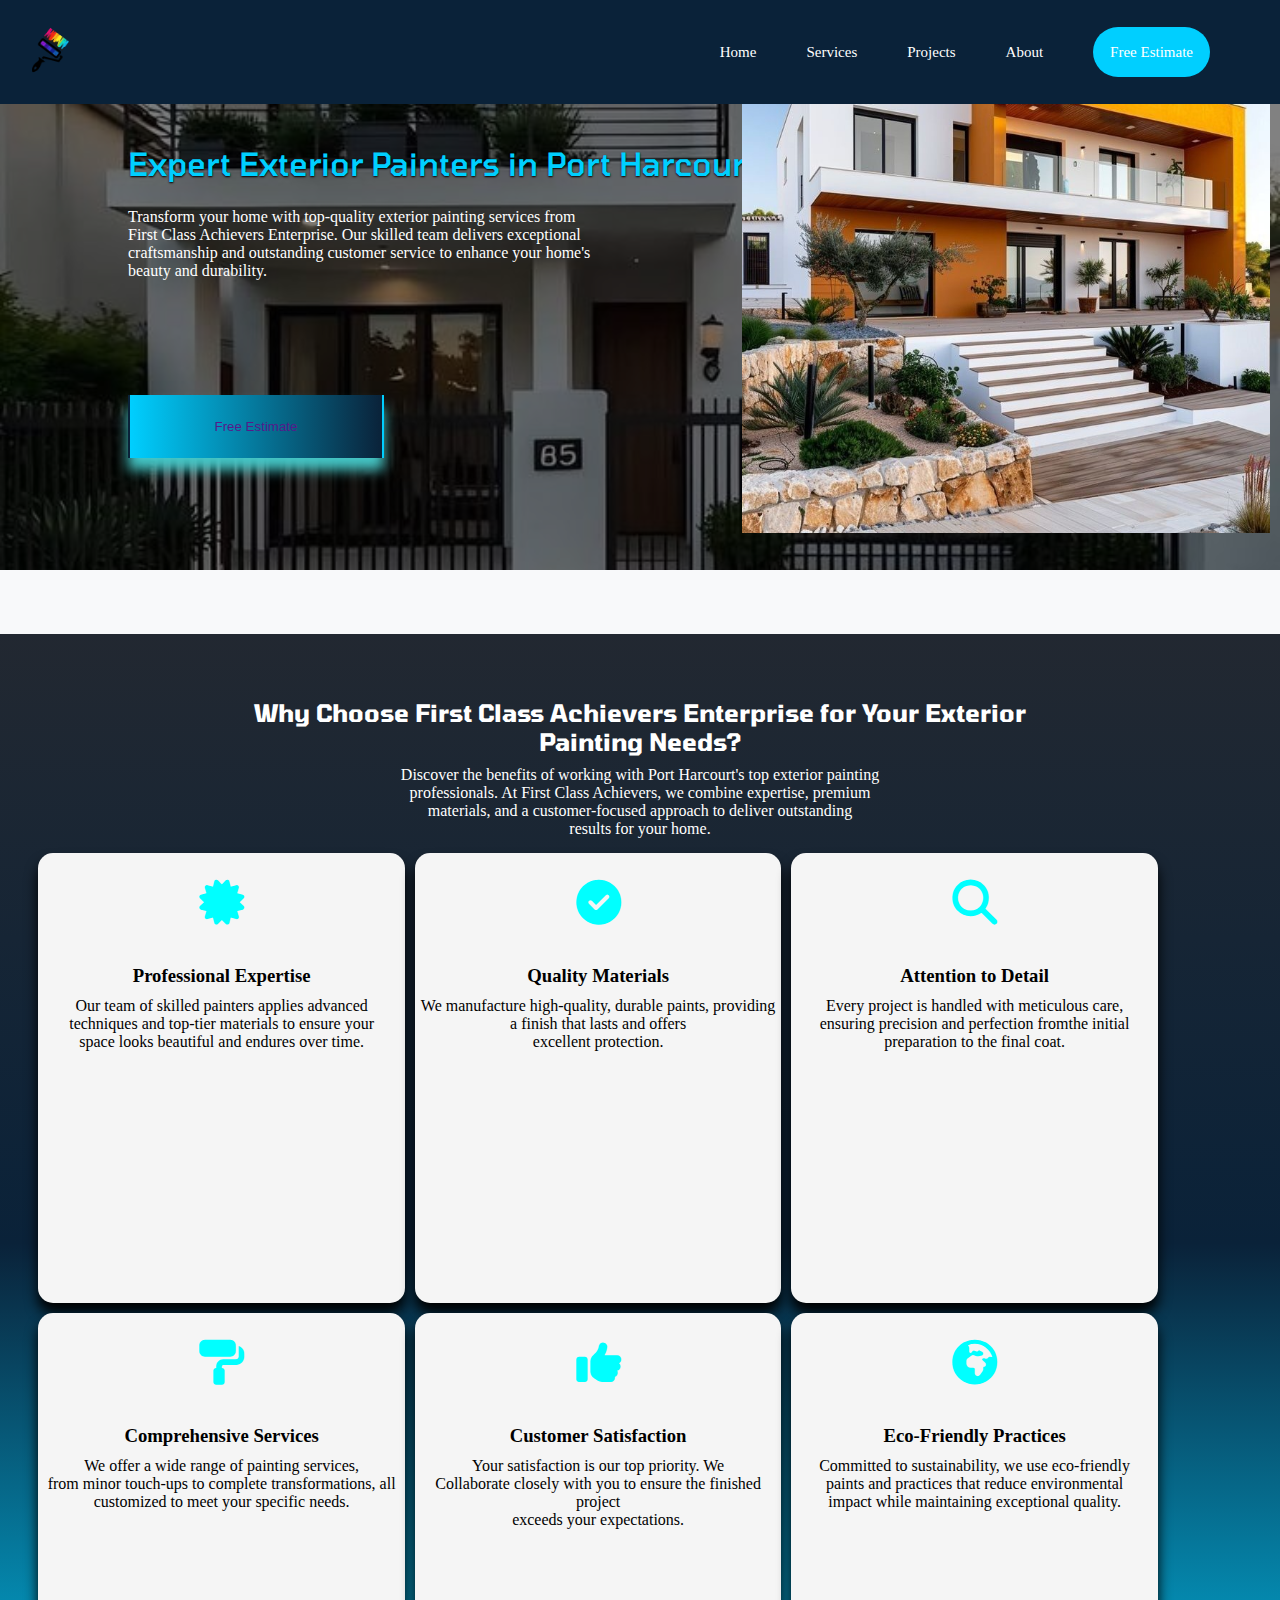
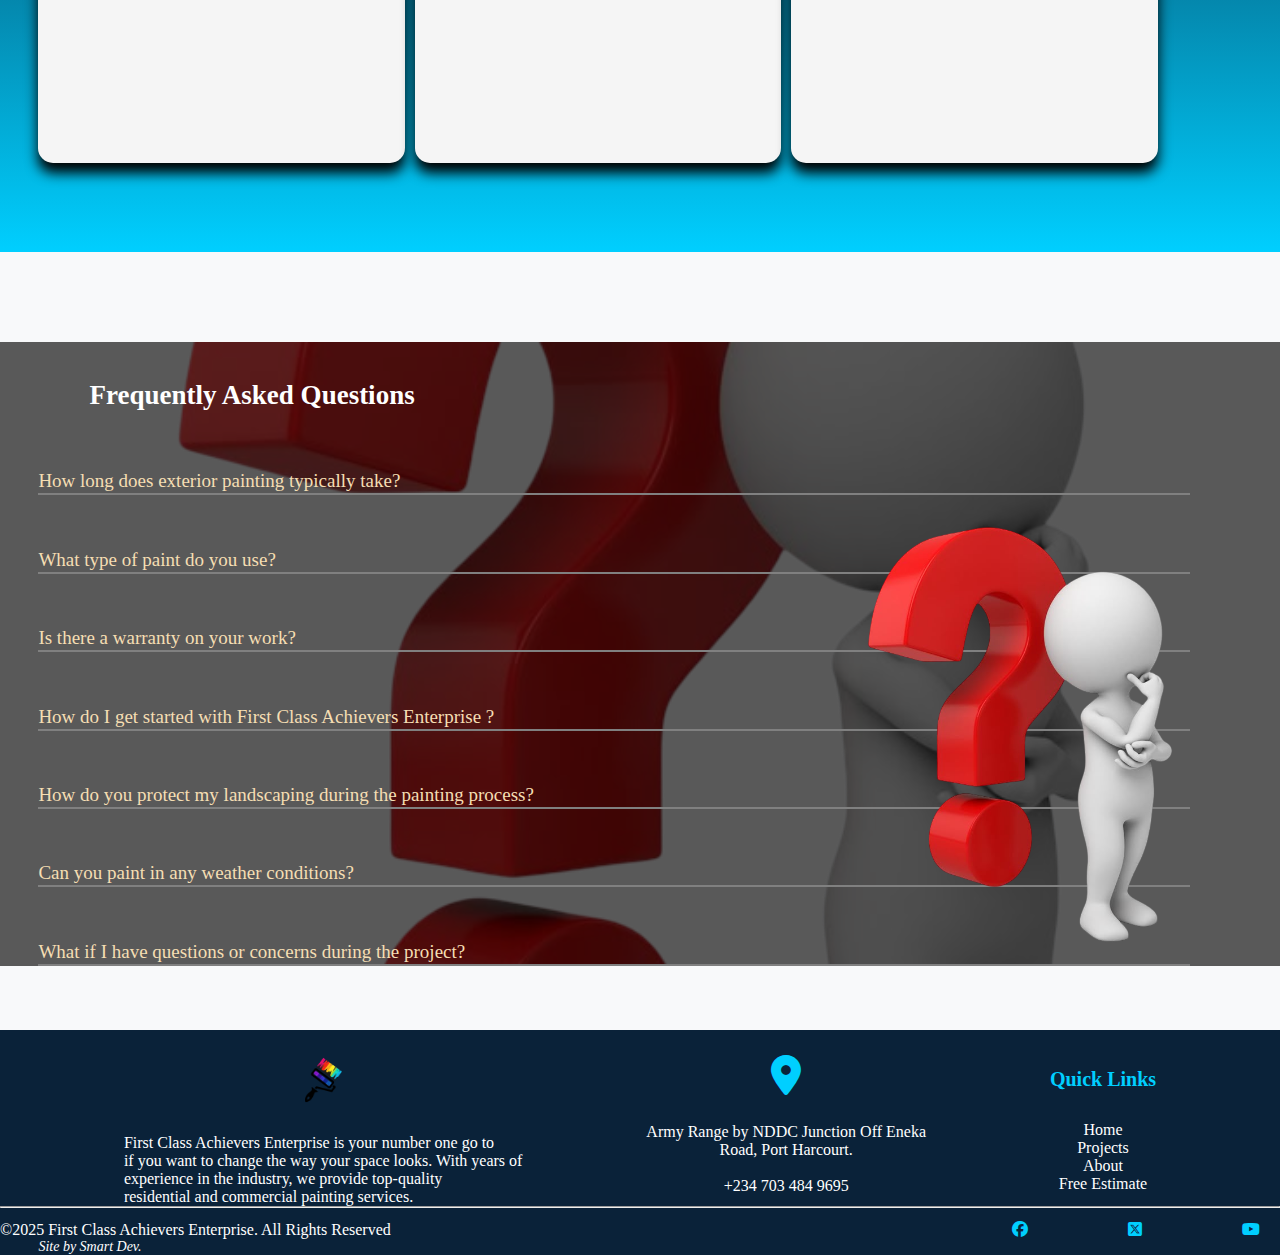
<file: exteriorpaint.html>
<!DOCTYPE html>
<html lang="en">
  <head>
    <meta charset="UTF-8" />
    <meta name="viewport" content="width=device-width, initial-scale=1.0" />
    <title>Document</title>
    <link rel="stylesheet" href="style.css" />
    <link rel="preconnect" href="https://fonts.googleapis.com" />
    <link rel="preconnect" href="https://fonts.gstatic.com" crossorigin />
    <link
      href="https://fonts.googleapis.com/css2?family=Edu+NSW+ACT+Hand+Pre:wght@500&family=Inter:ital,opsz,wght@0,14..32,100..900;1,14..32,100..900&family=Nova+Square&family=Roboto:ital,wght@0,100..900;1,100..900&family=Tomorrow:ital,wght@0,100;0,200;0,300;0,400;0,500;0,600;0,700;0,800;0,900;1,100;1,200;1,300;1,400;1,500;1,600;1,700;1,800;1,900&display=swap"
      rel="stylesheet"
    />
        <link rel="icon" href="images/paints/production222.jpg" />
    <link
      rel="stylesheet"
      href="https://cdnjs.cloudflare.com/ajax/libs/font-awesome/6.7.2/css/all.min.css"
      integrity="sha512-Evv84Mr4kqVGRNSgIGL/F/aIDqQb7xQ2vcrdIwxfjThSH8CSR7PBEakCr51Ck+w+/U6swU2Im1vVX0SVk9ABhg=="
      crossorigin="anonymous"
      referrerpolicy="no-referrer"
    />
    <link
      rel="stylesheet"
      href="c:\Users\USER\Desktop\font awesome\fontawesome-free-6.7.2-web\css\all.min.css"
    />
    <link
      rel="stylesheet"
      href="c:\Users\USER\Desktop\font awesome\fontawesome-free-6.7.2-web\css\fontawesome.min.css"
    />
  </head>
  <body>
    <header>
      <nav class="nav-bar">
          <div class="logo">
          <a href="index.html">
            <img
              src="images/logo/logo.png"
              alt="First Class Achievers Enterprise Logo"
            />
          </a>
        </div>

        <div class="hamburger" onclick="toggleMenu()">☰</div>

        <ul class="menu">
          <li><a href="index.html">Home</a></li>
          <li class="dropdown">
            <a href="#" class="dropdown-toggle">Services</a>

            <div class="dropdown-content">
              <div><a href="production.html">Paint Production</a></div>
              <a href="interiorpaint.html">Interior Painting</a>
              <a href="exteriorpaint.html">Exterior Painting</a>
              <a href="domesticpainting.html">Domestic Painting</a>
              <a href="commercialpainting.html">Commercial Painting</a>
              <a href="industrialpainting.html">Industrial Painting</a>
            </div>
          </li>
          <li><a href="projects.html">Projects</a></li>
          <li><a href="aboutUs.html">About</a></li>
          <li><a href="estimate.html" class="free-esti">Free Estimate</a></li>
        </ul>
      </nav>
    </header>

    <section class="exterior-page">
      <div class="exterior-pp-main">
        <h1>Expert Exterior Painters in Port Harcourt</h1>

        <p>
          Transform your home with top-quality exterior painting services from
          <br />
          First Class Achievers Enterprise. Our skilled team delivers
          exceptional <br />
          craftsmanship and outstanding customer service to enhance your home's
          <br />
          beauty and durability.
        </p>

        <button class="exterior-pp-btn"><a href="">Free Estimate</a></button>

        <div class="exterior-pp-pic">
          <img src="images/exteriors/333.jpg" alt="" />
        </div>
      </div>
    </section>

    <section class="exterior-middle">
      <h2>
        Why Choose First Class Achievers Enterprise for Your Exterior <br />
        Painting Needs?
      </h2>

      <p class="ext-pp1">
        Discover the benefits of working with Port Harcourt's top exterior
        painting <br />
        professionals. At First Class Achievers, we combine expertise, premium
        <br />
        materials, and a customer-focused approach to deliver outstanding <br />
        results for your home.
      </p>

      <div class="exterior-choice">
        <div class="exterior-aaa">
          <i class="fa-solid fa-certificate"></i>
          <h3>Professional Expertise</h3>
          <p>
            Our team of skilled painters applies advanced <br />
            techniques and top-tier materials to ensure your <br />
            space looks beautiful and endures over time.
          </p>
        </div>

        <div class="exterior-aaa">
          <i class="fa-solid fa-circle-check"></i>
          <h3>Quality Materials</h3>
          <p>
            We manufacture high-quality, durable paints, providing <br />
            a finish that lasts and offers <br />
            excellent protection.
          </p>
        </div>

        <div class="exterior-aaa">
          <i class="fa-solid fa-magnifying-glass"></i>
          <h3>Attention to Detail</h3>
          <p>
            Every project is handled with meticulous care, <br />ensuring
            precision and perfection fromthe initial <br />
            preparation to the final coat.
          </p>
        </div>

        <div class="exterior-aaa">
          <i class="fa-solid fa-paint-roller"></i>
          <h3>Comprehensive Services</h3>
          <p>
            We offer a wide range of painting services, <br />
            from minor touch-ups to complete transformations, all <br />
            customized to meet your specific needs.
          </p>
        </div>

        <div class="exterior-aaa">
          <i class="fa-solid fa-thumbs-up"></i>
          <h3>Customer Satisfaction</h3>
          <p>
            Your satisfaction is our top priority. We <br />Collaborate closely
            with you to ensure the finished project <br />
            exceeds your expectations.
          </p>
        </div>

        <div class="exterior-aaa">
          <i class="fa-solid fa-earth-africa"></i>
          <h3>Eco-Friendly Practices</h3>
          <p>
            Committed to sustainability, we use eco-friendly <br />
            paints and practices that reduce environmental <br />
            impact while maintaining exceptional quality.
          </p>
        </div>
      </div>
    </section>

    <section class="ext-QnA">
      <h4>Frequently Asked Questions</h4>
      <div class="QnA-pp">
        <div class="QandA">
          <p class="qqq">How long does exterior painting typically take?</p>

          <p class="aaa">
            The duration of an exterior painting project depends on the size of
            <br />
            your home and the condition of the surfaces. Most projects are
            <br />
            completed within 1-2 weeks.
          </p>
        </div>

        <div class="QandA">
          <p class="qqq">What type of paint do you use?</p>
          <p class="aaa">
            We use high-quality, weather-resistant paints from reputable brands
            <br />
            to ensure a durable and beautiful finish.
          </p>
        </div>

        <div class="QandA">
          <p class="qqq">Is there a warranty on your work?</p>
          <p class="aaa">
            Yes, we offer a satisfaction guarantee and a warranty on our <br />
            painting services. Please contact us for more details.
          </p>
        </div>

        <div class="QandA">
          <p class="qqq">
            How do I get started with First Class Achievers Enterprise ?
          </p>

          <p class="aaa">
            Getting started is easy! contact us today for a free consultation
            <br />
            and estimate. We'll discuss your needs and provide a detailed plan
            <br />
            for your exterior painting project.
          </p>
        </div>

        <div class="QandA">
          <p class="qqq">
            How do you protect my landscaping during the painting process?
          </p>

          <p class="aaa">
            We take great care to protect your landscaping by covering plants,
            <br />
            flowers, and other outdoor features with drop cloths and protective
            <br />
            sheeting.
          </p>
        </div>

        <div class="QandA">
          <p class="qqq">Can you paint in any weather conditions?</p>

          <p class="aaa">
            We monitor the weather closely and schedule painting projects during
            <br />
            optimal conditions to ensure the best results. We avoid painting in
            <br />
            heavy rain, high humidity, or extreme temperatures.
          </p>
        </div>

        <div class="QandA">
          <p class="qqq">
            What if I have questions or concerns during the project?
          </p>
          <p class="aaa">
            Our team is always available to address any questions or concerns
            <br />
            you may have. We maintain open communication throughout the project
            <br />
            to ensure your satisfaction.
          </p>
        </div>

        <div class="ext-QnA-pic">
          <img src="images/interiors/QandA.png" alt="" />
        </div>
      </div>
    </section>

    <footer>
      <div class="foot-area">
        <div class="foot-area-logo">
          <img src="images/logo/logo.png" alt="FCA logo" />
          <p>
            First Class Achievers Enterprise is your number one go to <br />
            if you want to change the way your space looks. With years of <br />
            experience in the industry, we provide top-quality <br />
            residential and commercial painting services.
          </p>
        </div>

        <div class="foot-area-contact">
          <i class="fa-solid fa-location-dot"></i>
          <p>
            Army Range by NDDC Junction Off Eneka <br />
            Road, Port Harcourt. <br />
            <br />
            +234 703 484 9695
          </p>
        </div>

        <div class="foot-area-links">
          <h6>Quick Links</h6>
          <ul>
            <li><a href="#">Home</a></li>
            <li><a href="#">Projects</a></li>
            <li><a href="#">About</a></li>
            <li><a href="#">Free Estimate</a></li>
          </ul>
        </div>
      </div>
      <hr />
      <div class="footer-last">
        <div class="footer-rights">
          <p>
            &copy;2025 First Class Achievers Enterprise. All Rights Reserved
          </p>
        </div>

        <div class="footer-socials">
          <div class="footer-fb">
            <a href="#"><i class="fa-brands fa-facebook"></i></a>
          </div>

          <div class="footer-x">
            <a href="#"> <i class="fa-brands fa-square-x-twitter"></i></a>
          </div>

          <div class="footer-youtube">
            <a href="#"> <i class="fa-brands fa-youtube"></i></a>
          </div>
        </div>
      </div>
      <p class="site-p">Site by Smart Dev.</p>
    </footer>

    
    <script src="script.js"></script>
  </body>
</html>
</file>
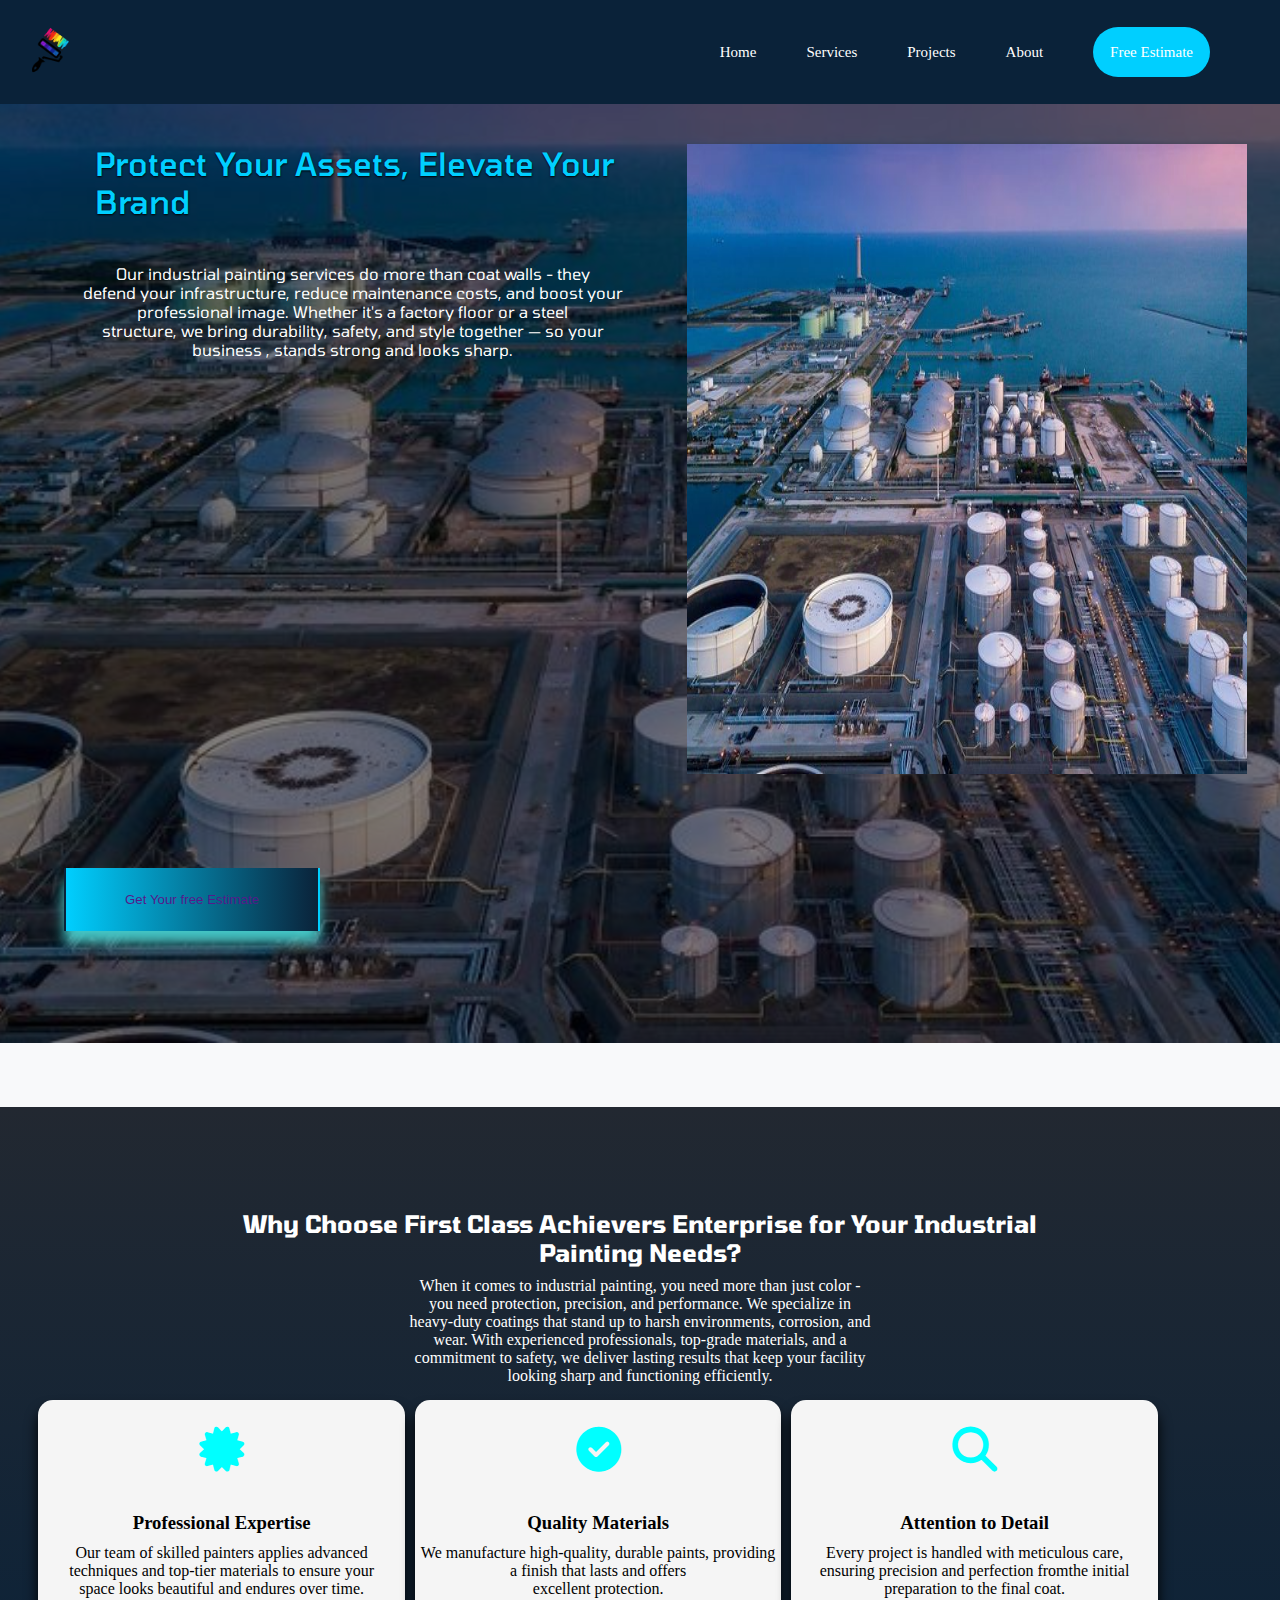
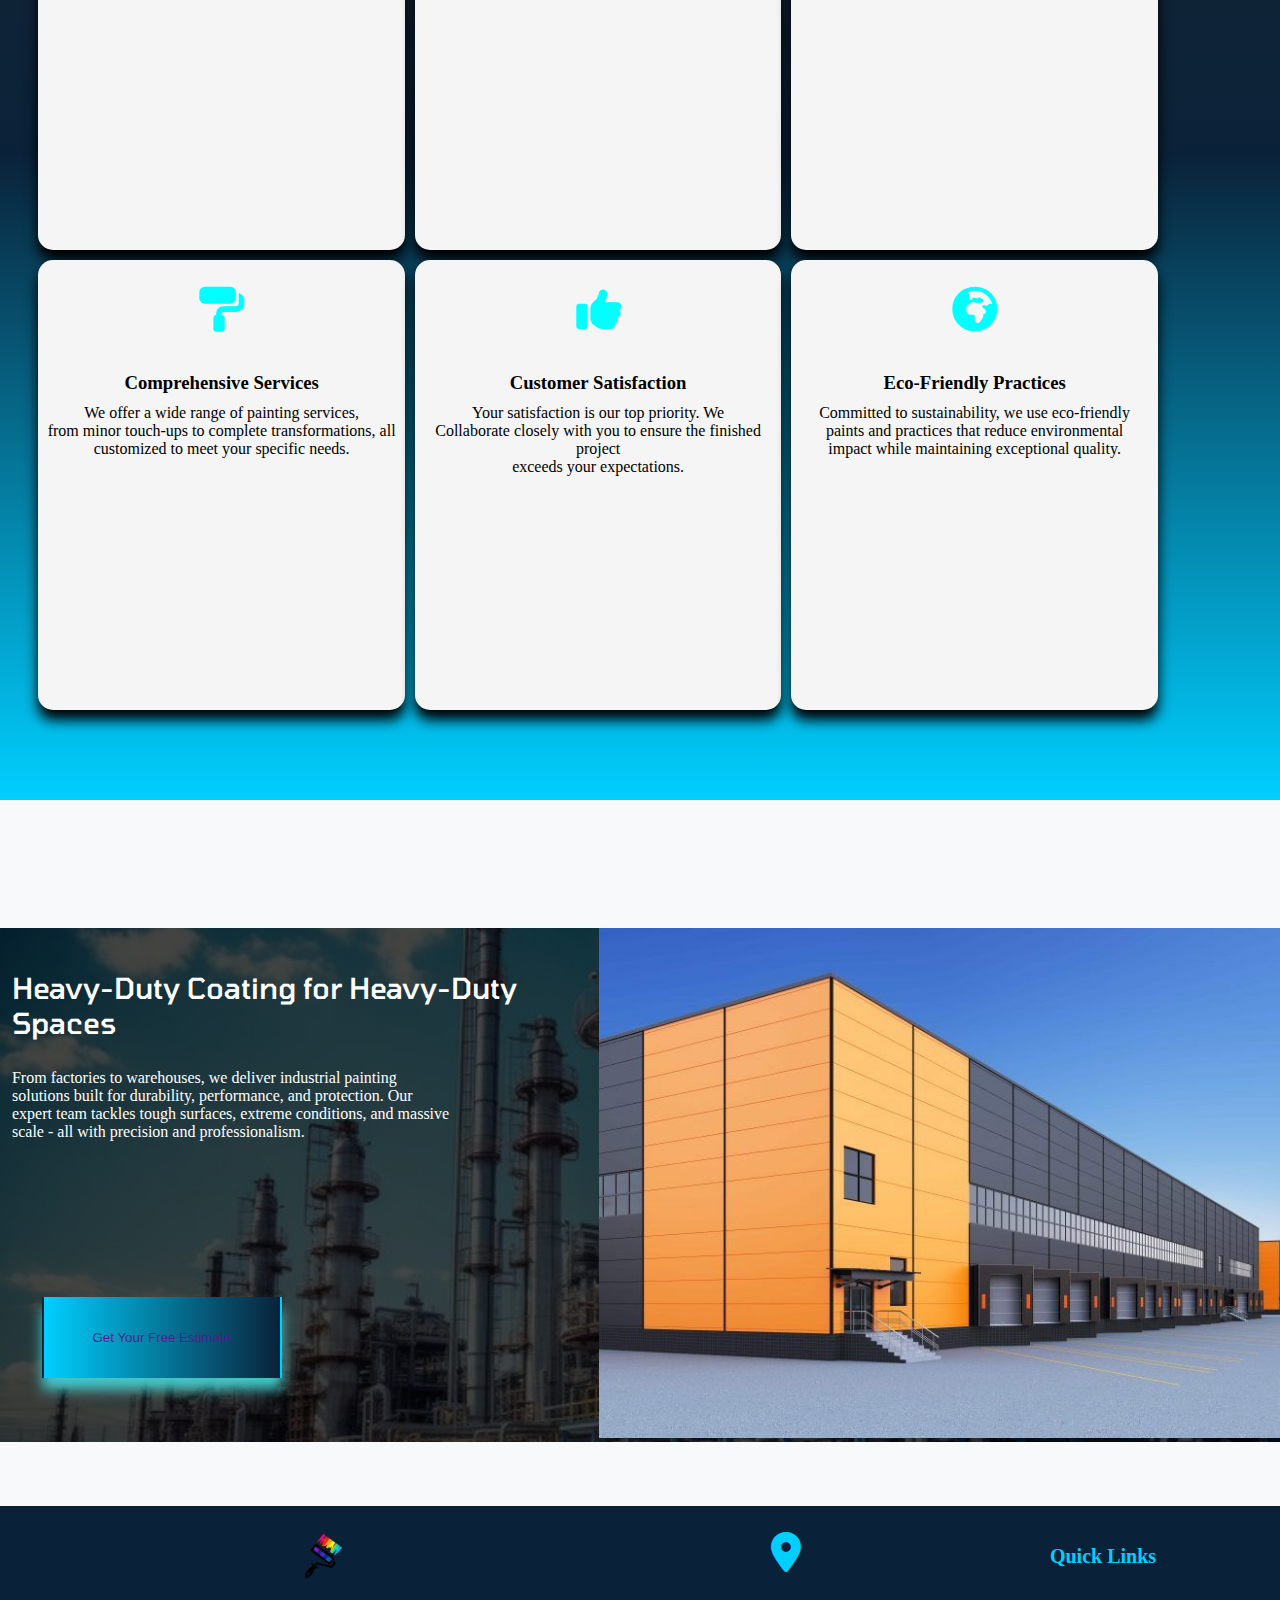
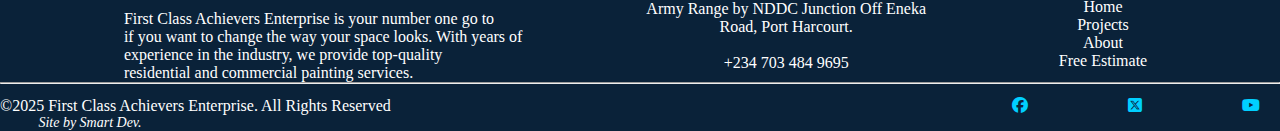
<file: industrialpainting.html>
<!DOCTYPE html>
<html lang="en">
  <head>
    <meta charset="UTF-8" />
    <meta name="viewport" content="width=device-width, initial-scale=1.0" />
    <title>Document</title>
    <link rel="stylesheet" href="style.css" />
    <link rel="preconnect" href="https://fonts.googleapis.com" />
    <link rel="preconnect" href="https://fonts.gstatic.com" crossorigin />
    <link
      href="https://fonts.googleapis.com/css2?family=Edu+NSW+ACT+Hand+Pre:wght@500&family=Inter:ital,opsz,wght@0,14..32,100..900;1,14..32,100..900&family=Nova+Square&family=Roboto:ital,wght@0,100..900;1,100..900&family=Tomorrow:ital,wght@0,100;0,200;0,300;0,400;0,500;0,600;0,700;0,800;0,900;1,100;1,200;1,300;1,400;1,500;1,600;1,700;1,800;1,900&display=swap"
      rel="stylesheet"
    />
        <link rel="icon" href="images/paints/production222.jpg" />
    <link
      rel="stylesheet"
      href="https://cdnjs.cloudflare.com/ajax/libs/font-awesome/6.7.2/css/all.min.css"
      integrity="sha512-Evv84Mr4kqVGRNSgIGL/F/aIDqQb7xQ2vcrdIwxfjThSH8CSR7PBEakCr51Ck+w+/U6swU2Im1vVX0SVk9ABhg=="
      crossorigin="anonymous"
      referrerpolicy="no-referrer"
    />
    <link
      rel="stylesheet"
      href="c:\Users\USER\Desktop\font awesome\fontawesome-free-6.7.2-web\css\all.min.css"
    />
    <link
      rel="stylesheet"
      href="c:\Users\USER\Desktop\font awesome\fontawesome-free-6.7.2-web\css\fontawesome.min.css"
    />
  </head>
  <body>
    <header>
      <nav class="nav-bar">
          <div class="logo">
          <a href="index.html">
            <img
              src="images/logo/logo.png"
              alt="First Class Achievers Enterprise Logo"
            />
          </a>
        </div>

        <div class="hamburger" onclick="toggleMenu()">☰</div>

        <ul class="menu">
          <li><a href="index.html">Home</a></li>
          <li class="dropdown">
            <a href="#" class="dropdown-toggle">Services</a>

            <div class="dropdown-content">
              <div><a href="production.html">Paint Production</a></div>
              <a href="interiorpaint.html">Interior Painting</a>
              <a href="exteriorpaint.html">Exterior Painting</a>
              <a href="domesticpainting.html">Domestic Painting</a>
              <a href="commercialpainting.html">Commercial Painting</a>
              <a href="industrialpainting.html">Industrial Painting</a>
            </div>
          </li>
          <li><a href="projects.html">Projects</a></li>
          <li><a href="aboutUs.html">About</a></li>
          <li><a href="estimate.html" class="free-esti">Free Estimate</a></li>
        </ul>
      </nav>
    </header>

    <section class="industry-page">
      <div class="industry-main">
        <div class="industry-txt">
          <h1>Protect Your Assets, Elevate Your Brand</h1>
          <p>
            Our industrial painting services do more than coat walls - they
            <br />
            defend your infrastructure, reduce maintenance costs, and boost your
            <br />
            professional image. Whether it's a factory floor or a steel <br />
            structure, we bring durability, safety, and style together — so your
            <br />
            business , stands strong and looks sharp.
          </p>
        </div>
        <div class="industry-pic">
          <img src="images/industry/55555555.jpg" alt="a factory" />
        </div>
      </div>
      <button class="industry-btn1">
        <a href="">Get Your free Estimate</a>
      </button>
    </section>

    <section class="industry-middle">
      <h2>
        Why Choose First Class Achievers Enterprise for Your Industrial <br />
        Painting Needs?
      </h2>
      <p class="industry-p1">
        When it comes to industrial painting, you need more than just color -
        <br />
        you need protection, precision, and performance. We specialize in <br />
        heavy-duty coatings that stand up to harsh environments, corrosion, and
        <br />
        wear. With experienced professionals, top-grade materials, and a <br />
        commitment to safety, we deliver lasting results that keep your facility
        <br />
        looking sharp and functioning efficiently.
      </p>

      <div class="indus3-choice">
        <div class="indus3-aa">
          <i class="fa-solid fa-certificate"></i>
          <h3>Professional Expertise</h3>
          <p>
            Our team of skilled painters applies advanced <br />
            techniques and top-tier materials to ensure your <br />
            space looks beautiful and endures over time.
          </p>
        </div>

        <div class="indus3-aa">
          <i class="fa-solid fa-circle-check"></i>
          <h3>Quality Materials</h3>
          <p>
            We manufacture high-quality, durable paints, providing <br />
            a finish that lasts and offers <br />
            excellent protection.
          </p>
        </div>

        <div class="indus3-aa">
          <i class="fa-solid fa-magnifying-glass"></i>
          <h3>Attention to Detail</h3>
          <p>
            Every project is handled with meticulous care, <br />ensuring
            precision and perfection fromthe initial <br />
            preparation to the final coat.
          </p>
        </div>

        <div class="indus3-aa">
          <i class="fa-solid fa-paint-roller"></i>
          <h3>Comprehensive Services</h3>
          <p>
            We offer a wide range of painting services, <br />
            from minor touch-ups to complete transformations, all <br />
            customized to meet your specific needs.
          </p>
        </div>

        <div class="indus3-aa">
          <i class="fa-solid fa-thumbs-up"></i>
          <h3>Customer Satisfaction</h3>
          <p>
            Your satisfaction is our top priority. We <br />Collaborate closely
            with you to ensure the finished project <br />
            exceeds your expectations.
          </p>
        </div>

        <div class="indus3-aa">
          <i class="fa-solid fa-earth-africa"></i>
          <h3>Eco-Friendly Practices</h3>
          <p>
            Committed to sustainability, we use eco-friendly <br />
            paints and practices that reduce environmental <br />
            impact while maintaining exceptional quality.
          </p>
        </div>
      </div>
    </section>

    <section class="industry-last">
      <div class="industry-las">
        <div class="industry-b-txt">
          <h4>Heavy-Duty Coating for Heavy-Duty Spaces</h4>
          <p>
            From factories to warehouses, we deliver industrial painting <br />
            solutions built for durability, performance, and protection. Our
            <br />
            expert team tackles tough surfaces, extreme conditions, and massive
            <br />
            scale - all with precision and professionalism.
          </p>
          <br />
          <br />

          <button class="indust3-btn2"><a href="">Get Your Free Estimate</a></button>
        </div>

        <div class="industry-b-pic">
          <img src="images/industry/111111.jpg" alt="factory building" />
        </div>
      </div>
    </section>

    <footer>
      <div class="foot-area">
        <div class="foot-area-logo">
          <img src="images/logo/logo.png" alt="FCA logo" />
          <p>
            First Class Achievers Enterprise is your number one go to <br />
            if you want to change the way your space looks. With years of <br />
            experience in the industry, we provide top-quality <br />
            residential and commercial painting services.
          </p>
        </div>

        <div class="foot-area-contact">
          <i class="fa-solid fa-location-dot"></i>
          <p>
            Army Range by NDDC Junction Off Eneka <br />
            Road, Port Harcourt. <br />
            <br />
            +234 703 484 9695
          </p>
        </div>

        <div class="foot-area-links">
          <h6>Quick Links</h6>
          <ul>
            <li><a href="index.html">Home</a></li>
            <li><a href="#">Projects</a></li>
            <li><a href="#">About</a></li>
            <li><a href="#">Free Estimate</a></li>
          </ul>
        </div>
      </div>
      <hr />
      <div class="footer-last">
        <div class="footer-rights">
          <p>
            &copy;2025 First Class Achievers Enterprise. All Rights Reserved
          </p>
        </div>

        <div class="footer-socials">
          <div class="footer-fb">
            <a href="#"><i class="fa-brands fa-facebook"></i></a>
          </div>

          <div class="footer-x">
            <a href="#"> <i class="fa-brands fa-square-x-twitter"></i></a>
          </div>

          <div class="footer-youtube">
            <a href="#"> <i class="fa-brands fa-youtube"></i></a>
          </div>
        </div>
      </div>
      <p class="site-p">Site by Smart Dev.</p>
    </footer>

    
    <script src="script.js"></script>
  </body>
</html>
</file>
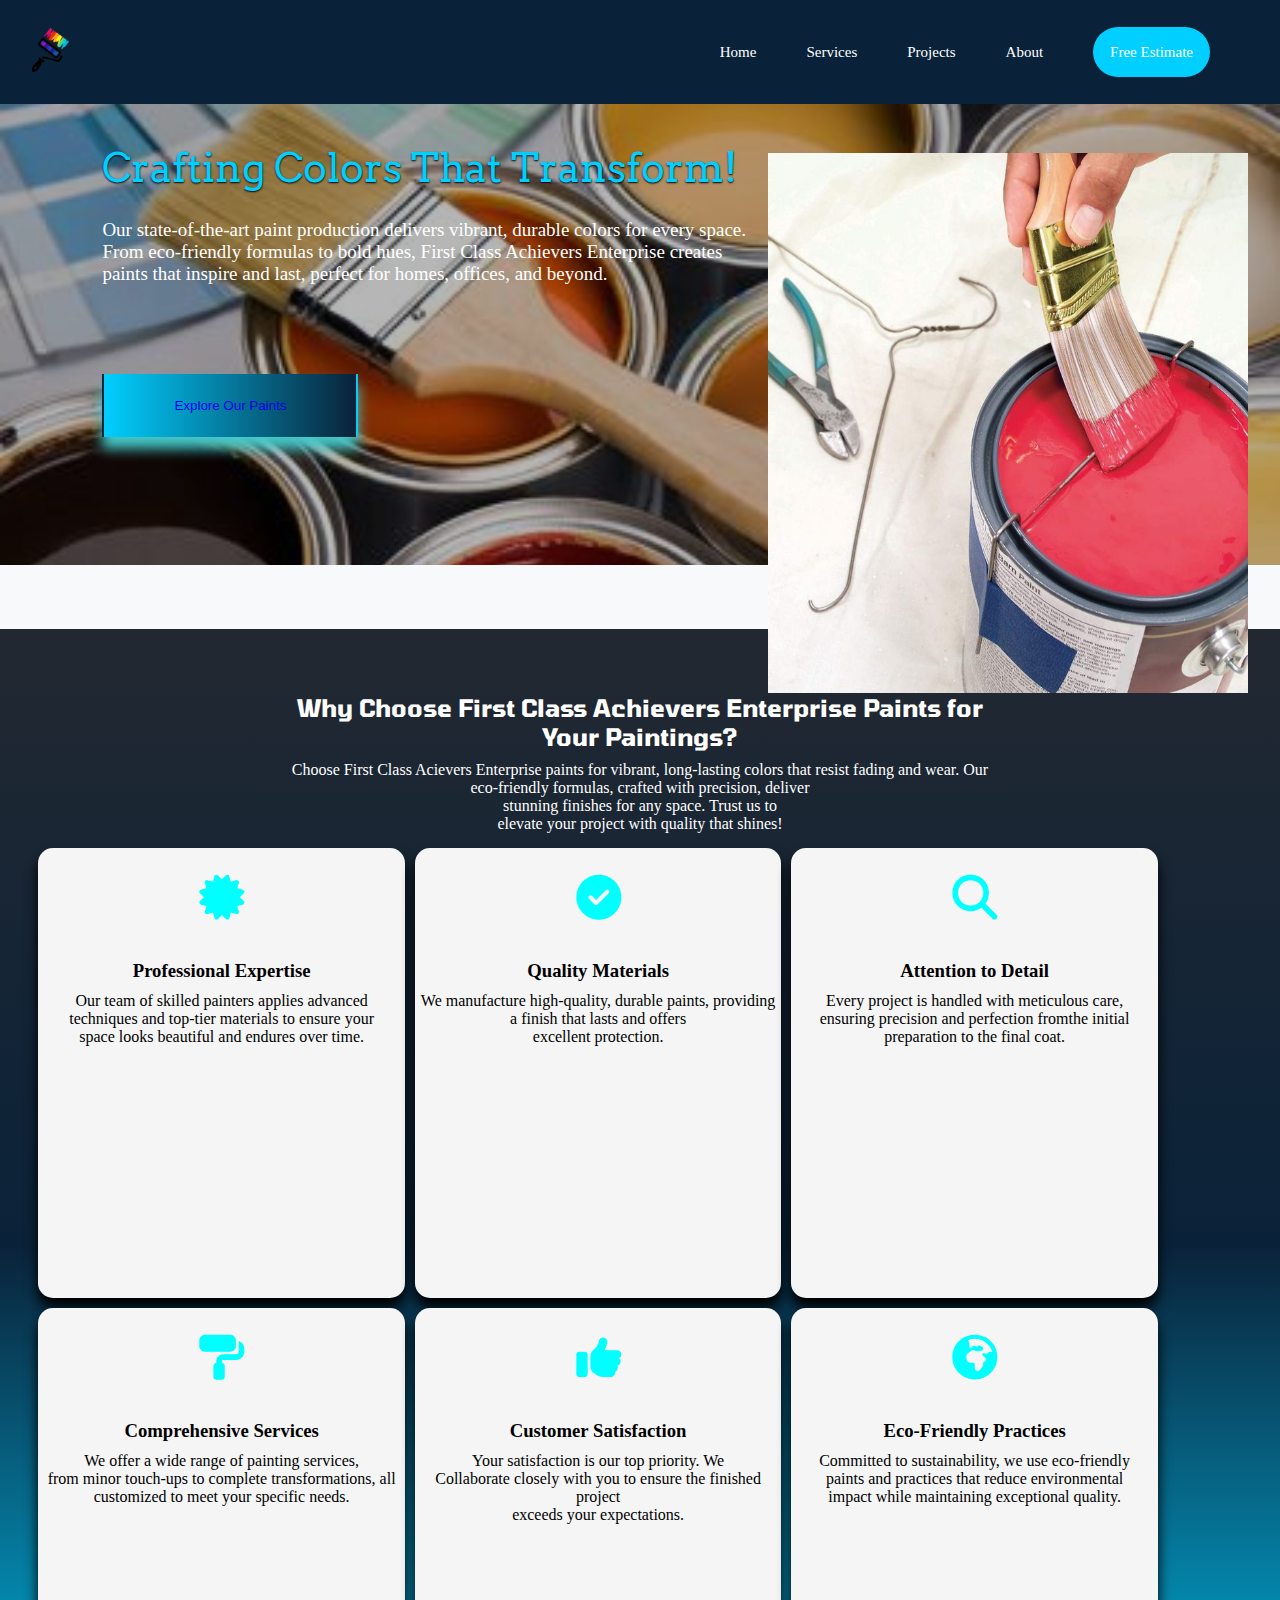
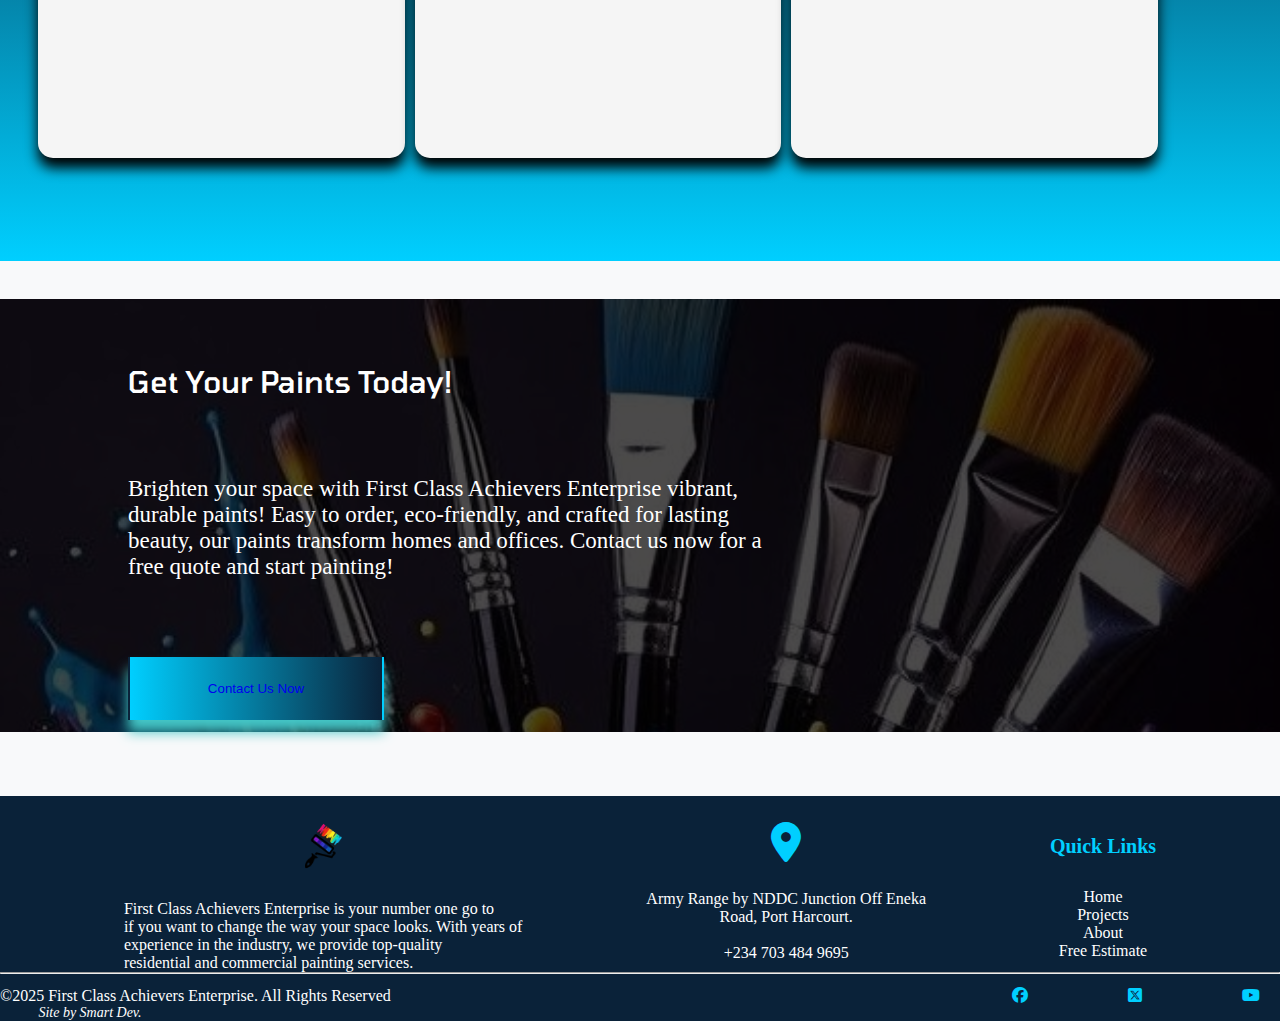
<file: production.html>
<!DOCTYPE html>
<html lang="en">
  <head>
    <meta charset="UTF-8" />
    <meta name="viewport" content="width=device-width, initial-scale=1.0" />
    <title>Document</title>
    <link rel="stylesheet" href="style.css" />
    <link rel="preconnect" href="https://fonts.googleapis.com" />
    <link rel="preconnect" href="https://fonts.gstatic.com" crossorigin />
    <link
      href="https://fonts.googleapis.com/css2?family=Edu+NSW+ACT+Hand+Pre:wght@500&family=Inter:ital,opsz,wght@0,14..32,100..900;1,14..32,100..900&family=Nova+Square&family=Roboto:ital,wght@0,100..900;1,100..900&family=Tomorrow:ital,wght@0,100;0,200;0,300;0,400;0,500;0,600;0,700;0,800;0,900;1,100;1,200;1,300;1,400;1,500;1,600;1,700;1,800;1,900&display=swap"
      rel="stylesheet"
    />
        <link rel="icon" href="images/paints/production222.jpg" />
    <link rel="preconnect" href="https://fonts.googleapis.com" />
    <link rel="preconnect" href="https://fonts.gstatic.com" crossorigin />
    <link
      href="https://fonts.googleapis.com/css2?family=Arvo:ital,wght@0,400;0,700;1,400;1,700&family=Edu+NSW+ACT+Hand+Pre:wght@500&family=Inter:ital,opsz,wght@0,14..32,100..900;1,14..32,100..900&family=Nova+Square&family=Roboto:ital,wght@0,100..900;1,100..900&family=Tomorrow:ital,wght@0,100;0,200;0,300;0,400;0,500;0,600;0,700;0,800;0,900;1,100;1,200;1,300;1,400;1,500;1,600;1,700;1,800;1,900&display=swap"
      rel="stylesheet"
    />
    <link
      rel="stylesheet"
      href="https://cdnjs.cloudflare.com/ajax/libs/font-awesome/6.7.2/css/all.min.css"
      integrity="sha512-Evv84Mr4kqVGRNSgIGL/F/aIDqQb7xQ2vcrdIwxfjThSH8CSR7PBEakCr51Ck+w+/U6swU2Im1vVX0SVk9ABhg=="
      crossorigin="anonymous"
      referrerpolicy="no-referrer"
    />
    <link
      rel="stylesheet"
      href="c:\Users\USER\Desktop\font awesome\fontawesome-free-6.7.2-web\css\all.min.css"
    />
    <link
      rel="stylesheet"
      href="c:\Users\USER\Desktop\font awesome\fontawesome-free-6.7.2-web\css\fontawesome.min.css"
    />
  </head>
  <body>
    <header>
      <nav class="nav-bar">
        <div class="logo">
          <a href="index.html">
            <img
              src="images/logo/logo.png"
              alt="First Class Achievers Enterprise Logo"
            />
          </a>
        </div>
        <div class="hamburger" onclick="toggleMenu()">☰</div>

        <ul class="menu">
          <li><a href="index.html">Home</a></li>
          <li class="dropdown">
            <a href="#" class="dropdown-toggle">Services</a>

            <div class="dropdown-content">
              <div><a href="production.html">Paint Production</a></div>
              <a href="interiorpaint.html">Interior Painting</a>
              <a href="exteriorpaint.html">Exterior Painting</a>
              <a href="domesticpainting.html">Domestic Painting</a>
              <a href="commercialpainting.html">Commercial Painting</a>
              <a href="industrialpainting.html">Industrial Painting</a>
            </div>
          </li>
          <li><a href="projects.html">Projects</a></li>
          <li><a href="aboutUs.html">About</a></li>
          <li><a href="estimate.html" class="free-esti">Free Estimate</a></li>
        </ul>
      </nav>
    </header>

    <section class="production-upper">
      <div class="production-main">
        <h1>Crafting Colors That Transform!</h1>
        <p>
          Our state-of-the-art paint production delivers vibrant, durable colors
          for every space. <br />From eco-friendly formulas to bold hues, First
          Class Achievers Enterprise creates <br />
          paints that inspire and last, perfect for homes, offices, and beyond.
        </p>

        <button class="production-btn1">
          <a href="#">Explore Our Paints</a>
        </button>

        <div class="production-pic">
          <img src="images/paints/production222.jpg" alt="" />
        </div>
      </div>
    </section>

    <section class="production-middle">
      <h2 class="production-middle-hp">
        Why Choose First Class Achievers Enterprise Paints for <br />
        Your Paintings?
      </h2>

      <p class="production-middle-hp">
        Choose First Class Acievers Enterprise paints for vibrant, long-lasting
        colors that resist fading and wear. Our <br />
        eco-friendly formulas, crafted with precision, deliver <br />
        stunning finishes for any space. Trust us to <br />
        elevate your project with quality that shines!
      </p>
      <div class="production-choice">
        <div class="choose-us">
          <i class="fa-solid fa-certificate"></i>
          <h3>Professional Expertise</h3>
          <p>
            Our team of skilled painters applies advanced <br />
            techniques and top-tier materials to ensure your <br />
            space looks beautiful and endures over time.
          </p>
        </div>

        <div class="choose-us">
          <i class="fa-solid fa-circle-check"></i>
          <h3>Quality Materials</h3>
          <p>
            We manufacture high-quality, durable paints, providing <br />
            a finish that lasts and offers <br />
            excellent protection.
          </p>
        </div>

        <div class="choose-us">
          <i class="fa-solid fa-magnifying-glass"></i>
          <h3>Attention to Detail</h3>
          <p>
            Every project is handled with meticulous care, <br />ensuring
            precision and perfection fromthe initial <br />
            preparation to the final coat.
          </p>
        </div>

        <div class="choose-us">
          <i class="fa-solid fa-paint-roller"></i>
          <h3>Comprehensive Services</h3>
          <p>
            We offer a wide range of painting services, <br />
            from minor touch-ups to complete transformations, all <br />
            customized to meet your specific needs.
          </p>
        </div>

        <div class="choose-us">
          <i class="fa-solid fa-thumbs-up"></i>
          <h3>Customer Satisfaction</h3>
          <p>
            Your satisfaction is our top priority. We <br />Collaborate closely
            with you to ensure the finished project <br />
            exceeds your expectations.
          </p>
        </div>

        <div class="choose-us">
          <i class="fa-solid fa-earth-africa"></i>
          <h3>Eco-Friendly Practices</h3>
          <p>
            Committed to sustainability, we use eco-friendly <br />
            paints and practices that reduce environmental <br />
            impact while maintaining exceptional quality.
          </p>
        </div>
      </div>
    </section>

    <section class="Production-last">
      <div class="production-last-txt">
        <h4>Get Your Paints Today!</h4>
        <p>
          Brighten your space with First Class Achievers Enterprise vibrant,
          <br />
          durable paints! Easy to order, eco-friendly, and crafted for lasting
          <br />
          beauty, our paints transform homes and offices. Contact us now for a
          <br />
          free quote and start painting!
        </p>

        <button class="production-btn2"><a href="estimate.html">Contact Us Now</a></button>

        <div class="production-last-pic">
          <img
            src="images/paints/41e8d5893a107c233ea449e4623da89c.jpg"
            alt=""
          />
        </div>
      </div>
    </section>

    <footer>
      <div class="foot-area">
        <div class="foot-area-logo">
          <img src="images/logo/logo.png" alt="FCA logo" />
          <p>
            First Class Achievers Enterprise is your number one go to <br />
            if you want to change the way your space looks. With years of <br />
            experience in the industry, we provide top-quality <br />
            residential and commercial painting services.
          </p>
        </div>

        <div class="foot-area-contact">
          <i class="fa-solid fa-location-dot"></i>
          <p>
            Army Range by NDDC Junction Off Eneka <br />
            Road, Port Harcourt. <br />
            <br />
            +234 703 484 9695
          </p>
        </div>

        <div class="foot-area-links">
          <h6>Quick Links</h6>
          <ul>
            <li><a href="#">Home</a></li>
            <li><a href="#">Projects</a></li>
            <li><a href="#">About</a></li>
            <li><a href="#">Free Estimate</a></li>
          </ul>
        </div>
      </div>
      <hr />
      <div class="footer-last">
        <div class="footer-rights">
          <p>
            &copy;2025 First Class Achievers Enterprise. All Rights Reserved
          </p>
        </div>

        <div class="footer-socials">
          <div class="footer-fb">
            <a href="#"><i class="fa-brands fa-facebook"></i></a>
          </div>

          <div class="footer-x">
            <a href="#"> <i class="fa-brands fa-square-x-twitter"></i></a>
          </div>

          <div class="footer-youtube">
            <a href="#"> <i class="fa-brands fa-youtube"></i></a>
          </div>
        </div>
      </div>
      <p class="site-p">Site by Smart Dev.</p>
    </footer>

    <script src="script.js"></script>
  </body>
</html>
</file>
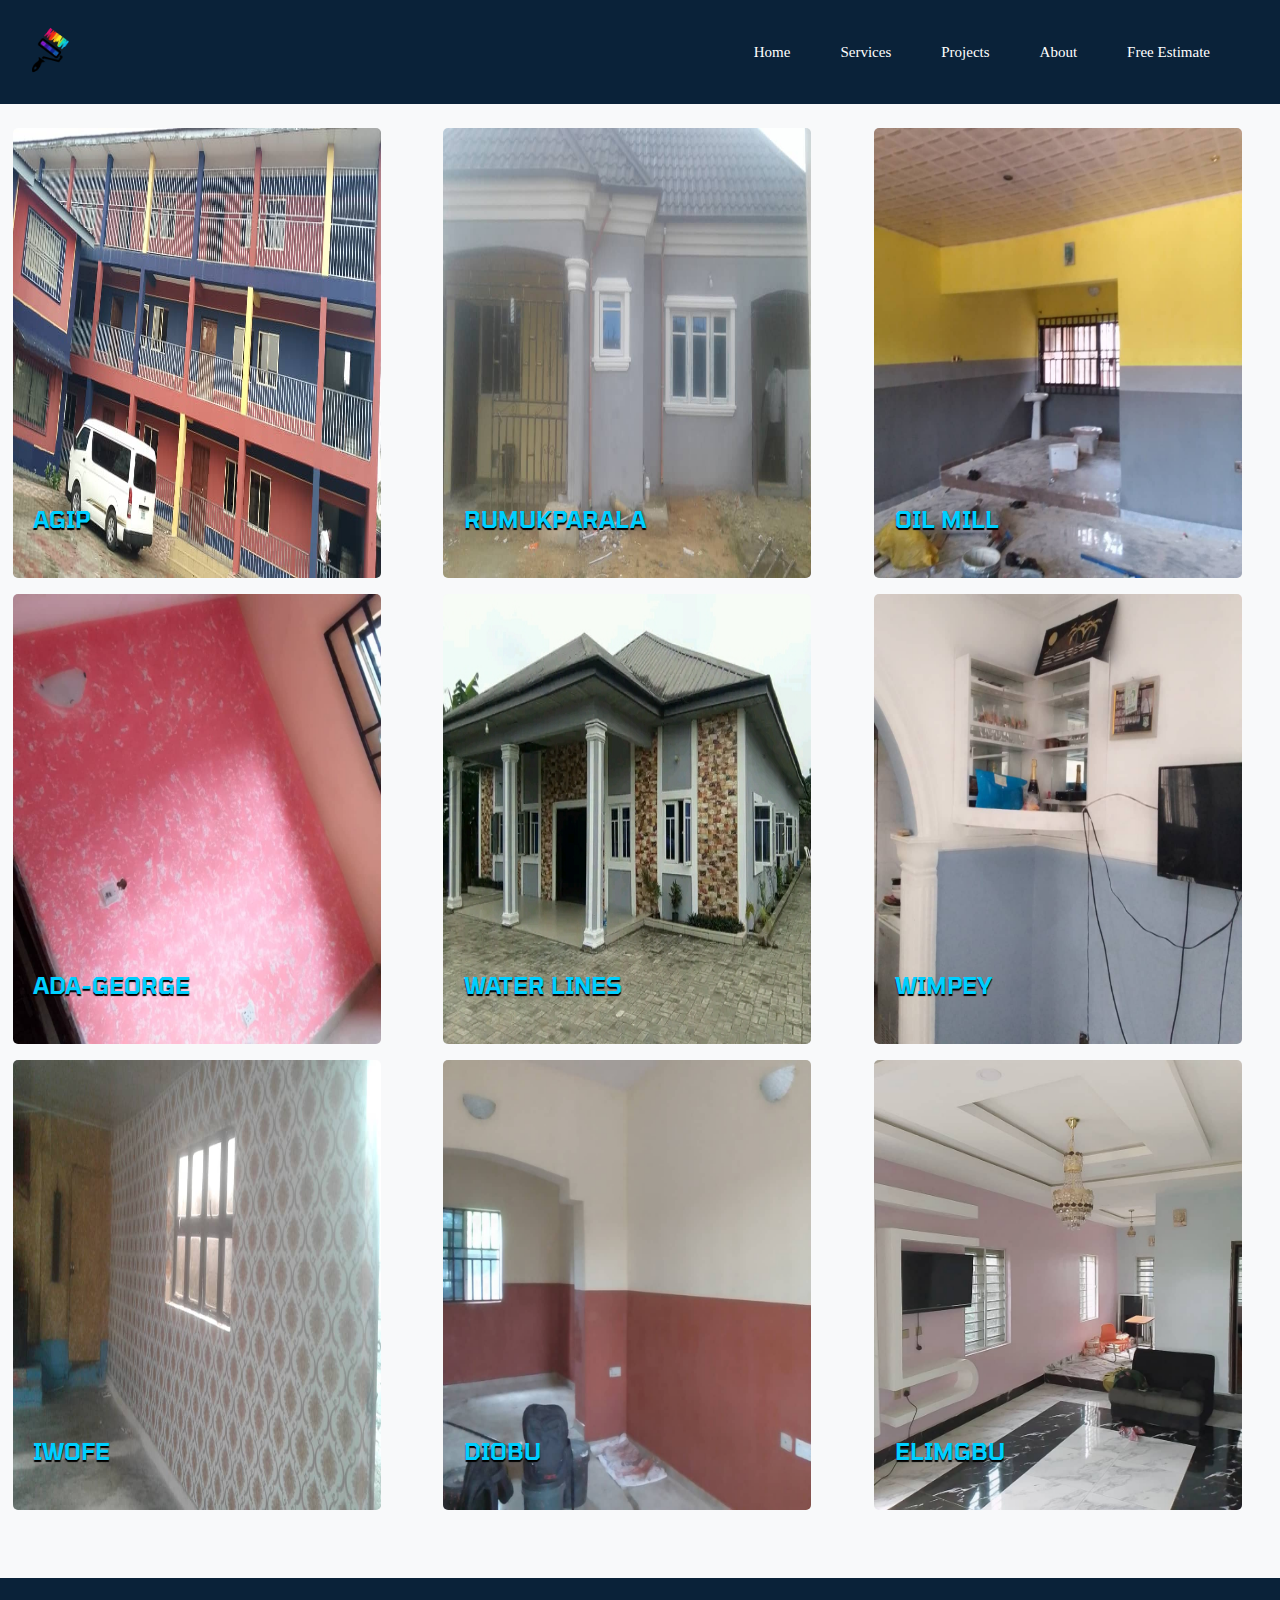
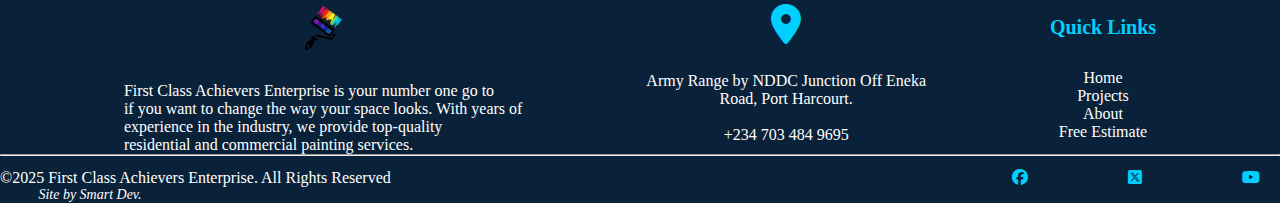
<file: projects.html>
<!DOCTYPE html>
<html lang="en">
<head>
  <meta charset="UTF-8">
  <meta name="viewport" content="width=device-width, initial-scale=1.0">
  <title>Document</title>
   <link rel="stylesheet" href="style.css" />
    <link rel="preconnect" href="https://fonts.googleapis.com" />
    <link rel="preconnect" href="https://fonts.gstatic.com" crossorigin />
    <link
      href="https://fonts.googleapis.com/css2?family=Edu+NSW+ACT+Hand+Pre:wght@500&family=Inter:ital,opsz,wght@0,14..32,100..900;1,14..32,100..900&family=Nova+Square&family=Roboto:ital,wght@0,100..900;1,100..900&family=Tomorrow:ital,wght@0,100;0,200;0,300;0,400;0,500;0,600;0,700;0,800;0,900;1,100;1,200;1,300;1,400;1,500;1,600;1,700;1,800;1,900&display=swap"
      rel="stylesheet"
    />
        <link rel="icon" href="images/paints/production222.jpg" />
    <link
      rel="stylesheet"
      href="https://cdnjs.cloudflare.com/ajax/libs/font-awesome/6.7.2/css/all.min.css"
      integrity="sha512-Evv84Mr4kqVGRNSgIGL/F/aIDqQb7xQ2vcrdIwxfjThSH8CSR7PBEakCr51Ck+w+/U6swU2Im1vVX0SVk9ABhg=="
      crossorigin="anonymous"
      referrerpolicy="no-referrer"
    />
    <link
      rel="stylesheet"
      href="c:\Users\USER\Desktop\font awesome\fontawesome-free-6.7.2-web\css\all.min.css"
    />
    <link
      rel="stylesheet"
      href="c:\Users\USER\Desktop\font awesome\fontawesome-free-6.7.2-web\css\fontawesome.min.css"
    />
</head>


<body>
   <header>
      <nav class="nav-bar">
        <div class="logo">
          <a href="index.html">
            <img
              src="images/logo/logo.png"
              alt="First Class Achievers Enterprise Logo"
            />
          </a>
        </div>

        <button
          class="hamburger"
          onclick="toggleMenu()"
          aria-label="Open menu"
          aria-expanded="false"
        >
          ☰
        </button>

        <ul class="menu">
          <li><a href="index.html">Home</a></li>
          <li class="dropdown">
            <a
              href="#"
              class="dropdown-toggle"
              aria-haspopup="true"
              aria-expanded="false"
              >Services</a
            >

            <div class="dropdown-content">
              <div><a href="production.html">Paint Production</a></div>
              <a href="interiorpaint.html">Interior Painting</a>
              <a href="exteriorpaint.html">Exterior Painting</a>
              <a href="domesticpainting.html">Domestic Painting</a>
              <a href="commercialpainting.html">Commercial Painting</a>
              <a href="industrialpainting.html">Industrial Painting</a>
            </div>
          </li>
          <li><a href="projects.html">Projects</a></li>
          <li><a href="aboutUs.html">About</a></li>
          <li><a href="estimate.html class="free-esti">Free Estimate</a></li>
        </ul>
      </nav>
    </header>


   <section class="projects-page">

    <div class="works-gallery">
      <div class="work-pics">
      <img src="images/projects/azu project.jpg" alt="Azu project">

      <div class="job-area">
        <p>AGIP</p>
      </div>

      </div>


      <div class="work-pics">
      <img src="images/projects/paint job 1.jpg" alt="paint job 1">

      <div class="job-area">
        <p>Rumukparala</p>
      </div>

      </div>

      <div class="work-pics">
       <img src="images/projects/paint job 2.jpg" alt="job 2">

       <div class="job-area">
        <p>OIL mill</p>
       </div>

      </div>


      <div class="work-pics">
        <img src="images/projects/paint job 6.jpg" alt="job 6">

  <div class="job-area">
    <p>Ada-George</p>
  </div>
      </div>


      <div class="work-pics">

        <img src="images/projects/paint job3.jpg" alt="job 3">
  <div class="job-area">
    <p>water Lines</p>
  </div>
      </div>


      <div class="work-pics">
        <img src="images/projects/paint job4.jpg" alt="job 4">
  <div class="job-area">
    <p>wimpey</p>
  </div>
      </div>


      <div class="work-pics">
        <img src="images/projects/paint job5.jpg" alt="job 5">
  <div class="job-area">
    <p>Iwofe</p>
  </div>
      </div>


      <div class="work-pics">
        <img src="images/projects/paint job7.jpg" alt="job 7">
  <div class="job-area">
    <p>Diobu</p>
  </div>
      </div>


      <div class="work-pics">
        <img src="images/projects/paint job8.jpg" alt="job 8">
  <div class="job-area">
    <p>Elimgbu</p>
  </div>

      </div>


    </div>

   </section>

    
    <footer>
      <div class="foot-area">
        <div class="foot-area-logo">
          <img src="images/logo/logo.png" alt="FCA logo" />
          <p>
            First Class Achievers Enterprise is your number one go to <br />
            if you want to change the way your space looks. With years of <br />
            experience in the industry, we provide top-quality <br />
            residential and commercial painting services.
          </p>
        </div>

        <div class="foot-area-contact">
          <i class="fa-solid fa-location-dot"></i>
          <p>
            Army Range by NDDC Junction Off Eneka <br />
            Road, Port Harcourt. <br />
            <br />
            +234 703 484 9695
          </p>
        </div>

        <div class="foot-area-links">
          <h6>Quick Links</h6>
          <ul>
            <li><a href="index.html">Home</a></li>
            <li><a href="#">Projects</a></li>
            <li><a href="#">About</a></li>
            <li><a href="#">Free Estimate</a></li>
          </ul>
        </div>
      </div>
      <hr />
      <div class="footer-last">
        <div class="footer-rights">
          <p>
            &copy;2025 First Class Achievers Enterprise. All Rights Reserved
          </p>
        </div>

        <div class="footer-socials">
          <div class="footer-fb">
            <a href="#"><i class="fa-brands fa-facebook"></i></a>
          </div>

          <div class="footer-x">
            <a href="#"> <i class="fa-brands fa-square-x-twitter"></i></a>
          </div>

          <div class="footer-youtube">
            <a href="#"> <i class="fa-brands fa-youtube"></i></a>
          </div>
        </div>
      </div>
      <p class="site-p">Site by Smart Dev.</p>
    </footer>

    <script src="script.js"></script>
</body>
</html>
</file>
<file: style.css>
* {
  padding: 0;
  margin: 0;
  box-sizing: border-box;
}
/* __________NavBar styling________ */

body {
  background-color: #f8f9fa;
}

header .nav-bar {
  display: flex;
  justify-content: space-between;
  flex-direction: row;
  width: 100%;
  background-color: #0a2239;
  color: #fff;
  position: fixed;
  top: 0;
  z-index: 1000;
}

.nav-bar .logo img {
  width: 100px;
}

.nav-bar .hamburger {
  display: none;
}

.nav-bar .menu {
  display: flex;
  flex-direction: row;
  column-gap: 50px;
  list-style: none;
  align-items: center;
  margin-right: 70px;
}

.nav-bar .menu li a {
  text-decoration: none;
  font-size: 15px;
  color: #fff;
}

.nav-bar .menu li a:hover {
  color: #00cfff;
  text-decoration: underline;
}

/* _____Dropdown Styling__________ */


.nav-bar .menu .dropdown {
  position: relative;
}

.nav-bar .menu .dropdown-content {
  display: none;
  position: absolute;
  z-index: 3;
  left: 0;
}

.nav-bar .menu .dropdown-content a {
  display: block;
  text-decoration: none;
  padding: 10px;
  width: 9rem;
  color: #fff;
}

.nav-bar .menu .dropdown.active-dropdown .dropdown-content {
  display: block;
  width: 100%;
  position: static;
  height: auto;
  background: #0a2239;
  box-shadow: none;
  border-radius: 0%;
}

.nav-bar .menu .dropdown:hover .dropdown-content {
  display: block;
  background: linear-gradient(70deg, #222831, #0a2239, #00cfff);
  width: 12rem;
  height: 45vh;
}
/* _______End of dropdown styling_____ */

/* _______Free Estimate anchor tag Styling_______ */
.free-esti {
  background-color: #00cfff;
  padding: 15px;
  border-radius: 25px;
  border: 2px solid transparent;
  transition: 0.3s ease;
}

.free-esti:hover {
  background-color: #fff;
  color: #0a2239;
  border-color: #297b86;
  box-shadow: 0 4px 12px rgba(23, 167, 162, 0.3);
}
/* _______Free Estimate anchor tag Styling  ending_______ */

/* =====NavBar Responsive Design===== */

/* === Responsive Styles (Tablet and Up) === */
@media screen and (min-width: 769px) {
  .nav-bar .menu {
    display: flex !important;
    flex-direction: row;
    column-gap: 50px;
    align-items: center;
    margin-right: 70px;
    width: auto;
  }
  
  .nav-bar .menu .dropdown:hover .dropdown-content {
    display: block;
    background: linear-gradient(70deg, #222831, #0a2239, #00cfff);
    width: 15rem;
    height: 45vh;
  }

  .nav-bar .hamburger {
    display: none;
  }
}

@media screen and (max-width: 768px) {
  /* === Base Styles (Mobile First) === */
  header .nav-bar {
    display: flex;
    justify-content: space-between;
    align-items: center;
    flex-direction: row;
    width: 100%;
    background-color: #0a2239;
    color: #fff;
    padding: 10px 20px;
    flex-wrap: wrap;
  }


  .nav-bar .logo img {
    width: 100px;
  }

  .nav-bar .menu {
    display: none; /* Hidden on small screens by default */
    flex-direction: column;
    row-gap: 20px;
    list-style: none;
    width: 100%;
    padding: 21px 0;
    background-color: #0a2239;
    position: absolute;
    top: 60px;
    left: 0;
  }
  .nav-bar .menu.active {
    display: flex; /* Show menu when active */
  }

  .nav-bar .menu a {
    text-decoration: none;
    color: #fff;
    font-size: 15px;
  }

  .nav-bar .menu a:hover {
    color: #00cfff;
    text-decoration: underline;
  }

  .nav-bar .menu .dropdown {
    position: relative;
  }

  .nav-bar .menu .dropdown-content {
    display: none;
    position: absolute;
    z-index: 3;
    left: 0;
  }

  .nav-bar .menu .dropdown-content a {
    display: block;
    text-decoration: none;
    padding: 10px;
    width: 9rem;
  }

  .nav-bar .menu .dropdown:hover .dropdown-content {
    display: block;
    background: linear-gradient(70deg, #222831, #0a2239, #00cfff);
    width: 12rem;
    height: 45vh;
  }

  /* === Hamburger Button === */

  .nav-bar .hamburger {
    display: block;
    font-size: 2rem;
    background: none;
    border: none;
    z-index: 1110;
    color: #00cfff;
  }
}

/* ____________________HERO PAGE STYLING______________ */

.hero {
  background-image: url(images/exteriors/333.jpg);
  background-repeat: no-repeat;
  background-size: cover;
  color: white;
  padding-bottom: 200px;
  padding-top: 40px;
  background-blend-mode: darken;
  background-color: rgba(0, 0, 0, 0.46);
  animation-name: hero;
  animation-duration: 15s;
  animation-iteration-count: 1;
  animation-timing-function: ease-in-out;
  animation-delay: 2s;
}

@keyframes hero {
  0% {
    background-image: url(images/exteriors/333.jpg);
  }
  25% {
    background-image: url(images/exteriors/111.jpg);
  }

  50% {
    background-image: url(images/exteriors/222.jpg);
  }

  75% {
    background-image: url(images/exteriors/444.jpg);
  }

  90% {
    background-image: url(images/hero/skyline.jpg);
  }

  100% {
    background-image: url(images/exteriors/exterior\ painting11.jpg);
  }
}

.hero .company-name {
  color: #00cfff;
  padding-top: 8%;
  margin-bottom: 1%;
  margin-left: 3%;
  text-align: left;
  font-size: 12px;
}

.hero h1 {
  font-family: "Tomorrow", sans-serif;
  font-weight: 600;
  font-style: normal;
  padding: 3%;
  font-size: 34px;
  text-align: center;
  text-shadow: 0px 7px 12px rgb(11, 112, 78);
  color: #00cfff;
}

.hero p {
  font-family: "Tomorrow", sans-serif;
  font-weight: 400;
  font-style: normal;
  font-size: 18px;
  text-align: center;
}

.free-esti-btn {
  margin-top: 6%;
  margin-left: 3%;
  width: 200px;
  height: 9vh;
  background-color: #00cfff;
  color: #0a2239;
  border: none;
  box-shadow: 0px 12px 12px rgb(89, 166, 166);
  border: 2px solid transparent;
  transition: 0.3s ease;
  background: linear-gradient(90deg, #00cfff 0%, #0a2239 100%);
}

.free-esti-btn a {
  text-decoration: none;
  color: #0a2239;
}

.free-esti-btn:hover {
  border: 2px dashed transparent;
  background-color: #fff;
  color: #214543;
  border-color: #297b86;
  box-shadow: 0 4px 12px rgba(23, 167, 162, 0.3);
  background: linear-gradient(90deg, #0a2239 0%, #00cfff 100%);
  transform: translate(-6px, 2px);
  font-size: 20px;
}
/* ____________________ENDING OF HERO PAGE STYLING______________ */

/* __________OUR SERVICES SECTION_________________ */

.service-portal {
  display: grid;
  grid-template-columns: repeat(3, 1fr);
  gap: 25px;
  margin-top: 5%;
}

/* _________________INTERIOR PAINTING SECTION_____________ */
.interior-serv {
  height: 64vh;
  color: white;
  padding-bottom: 10%;
  background-image: url(images/interiors/interior.jpg);
  background-position: center;
  text-align: center;
  animation-name: interior-serv;
  animation-duration: 15s;
  width: 85%;
  margin-left: 10%;
  animation-iteration-count: infinite;
}

@keyframes interior-serv {
  0% {
    background-image: url(images/interiors/fine\ interior.jpg);
  }
  25% {
    background-image: url(images/interiors/fine\ interior11.jpg);
  }
  50% {
    background-image: url(images/interiors/interior.jpg);
  }
  75% {
    background-image: url(images/interiors/interior\ painting11.jpg);
  }
  90% {
    background-image: url(images/interiors/interior\ painting.jpg);
  }
  100% {
    background-image: url(images/interiors/fine\ interior.jpg);
  }
}

.interior-serv h2 {
  margin-top: 25px;
  font-weight: 400;
}

.interior-serv p {
  margin-left: 5px;
  margin-top: 9%;
  font-weight: 800;
}

.interior-serv div {
  margin-top: 26%;
}

.interior-serv div a {
  text-decoration: none;
  font-size: 14px;
  color: aqua;
}

/* ________________Ending of interior painting section_______________ */

/* __________________-EXTERIOR PAINTING SECTION_______________ */

.exterior-serv {
  height: 64vh;
  color: white;
  padding-bottom: 10%;
  background-image: url(images/exteriors/111.jpg);
  background-position: center;
  text-align: center;
  animation-name: exterior-serv;
  animation-duration: 15s;
  animation-iteration-count: infinite;
  width: 85%;
  margin-left: 4%;
}

@keyframes exterior-serv {
  0% {
    background-image: url(images/exteriors/111.jpg);
  }
  25% {
    background-image: url(images/exteriors/222.jpg);
  }
  50% {
    background-image: url(images/exteriors/333.jpg);
  }
  75% {
    background-image: url(images/exteriors/444.jpg);
  }
  90% {
    background-image: url(images/exteriors/333.jpg);
  }
  100% {
    background-image: url(images/exteriors/111.jpg);
  }
}

.exterior-serv h2 {
  margin-top: 25px;
  font-weight: 400;
}

.exterior-serv p {
  margin-left: 5px;
  margin-top: 9%;
  font-weight: 800;
}

.exterior-serv div {
  margin-top: 35%;
}

.exterior-serv div a {
  text-decoration: none;
  font-size: 14px;
  color: aqua;
}
/* ______________--Ending of exterior painting section____________________ */

/* __________________INDUSTRIAL PAINTING SECTION__________________ */

.industrial-serv {
  height: 64vh;
  color: white;
  padding-bottom: 10%;
  background-image: url(images/industry/2222222222.jpg);
  background-position: center;
  text-align: center;
  animation-name: industry-serv;
  animation-duration: 15s;
  animation-iteration-count: infinite;
  width: 85%;
}

@keyframes industry-serv {
  0% {
    background-image: url(images/industry/2222222222.jpg);
  }
  25% {
    background-image: url(images/industry/333333.jpg);
  }
  50% {
    background-image: url(images/industry/55555555.jpg);
  }
  75% {
    background-image: url(images/industry/4444.jpg);
  }
  90% {
    background-image: url(images/industry/111111.jpg);
  }
  100% {
    background-image: url(images/industry/2222222222.jpg);
  }
}

.industrial-serv h2 {
  margin-top: 25px;
  font-weight: 400;
}

.industrial-serv p {
  margin-left: 5px;
  margin-top: 9%;
  font-weight: 800;
}

.industrial-serv div {
  margin-top: 24%;
}

.industrial-serv div a {
  text-decoration: none;
  font-size: 14px;
  color: aqua;
}
/* _______________Ending of industrial painting section_________________ */

/* ================= RESPONSIVE DESIGN ================= */

/* Stack service cards vertically on smaller screens */
@media screen and (max-width: 768px) {
  .hero {
    padding-top: 100px;
  }

  .service-portal {
    grid-template-columns: 1fr; /* 1 column layout */
    gap: 20px;
    margin: 20px;
  }

  .interior-serv,
  .exterior-serv,
  .industrial-serv {
    width: 100%;
    margin-left: 0;
    height: auto;
    padding-bottom: 20%;
  }

  .interior-serv p,
  .exterior-serv p,
  .industrial-serv p {
    margin-top: 20px;
    margin-left: 0;
    padding: 0 15px;
  }

  .interior-serv div,
  .exterior-serv div,
  .industrial-serv div {
    margin-top: 20px;
  }

  .interior-serv h2,
  .exterior-serv h2,
  .industrial-serv h2 {
    font-size: 22px;
  }

  .interior-serv div a,
  .exterior-serv div a,
  .industrial-serv div a {
    font-size: 16px;
  }
}

/* Optional: Tablet layout */
@media screen and (min-width: 769px) and (max-width: 1024px) {
  .service-portal {
    grid-template-columns: repeat(2, 1fr); /* 2 columns for tablets */
  }

  .interior-serv,
  .exterior-serv,
  .industrial-serv {
    width: 100%;
    margin-left: 0;
  }
}

.about-sec {
  background: linear-gradient(#222831, #0a2239, #00cfff);
  margin-top: 5%;
}

.about-sec h2 {
  text-align: center;
  margin-bottom: 10px;
  font-family: "Tomorrow", sans-serif;
  color: #fff;
}

/* =======About FCA section on the Home Page========= */

.about-sec {
  padding-top: 4%;
  padding-bottom: 10%;
}
.about-sec p {
  text-align: center;
  margin-bottom: 15px;
  color: #fff;
}

.about-sec .about-page .about .abt-par {
  color: #0a2239;
}

.about-page {
  display: grid;
  grid-template-columns: repeat(3, 0.3fr);
  gap: 10px;
  margin-left: 3%;
}
.about {
  text-align: center;
  height: 50vh;
  background-color: whitesmoke;
  box-shadow: 0px 10px 13px black;
  border-radius: 15px;
  transition: transform 0.3s ease, box-shadow 0.3s ease;
}

.about:hover {
  transform: translateY(-5px);
  box-shadow: 0 6px 16px rgba(0, 0, 0, 0.15);
}

.about .fa-solid {
  transition: transform 0.3s ease;
}

.about:hover .fa-solid {
  transform: rotate(360deg);
}

.about h3 {
  margin-top: 40px;
}

.about p {
  margin-top: 10px;
}

.fa-certificate {
  margin-top: 27px;
  font-size: 45px;
  color: aqua;
}

.fa-circle-check {
  margin-top: 27px;
  font-size: 45px;
  color: aqua;
}

.fa-magnifying-glass {
  margin-top: 27px;
  font-size: 45px;
  color: aqua;
}

.fa-paint-roller {
  margin-top: 27px;
  font-size: 45px;
  color: aqua;
}

.fa-thumbs-up {
  margin-top: 27px;
  font-size: 45px;
  color: aqua;
}

.fa-earth-africa {
  margin-top: 27px;
  font-size: 45px;
  color: aqua;
}

.fa-earth-africa:hover {
  transition: 1s;
  transform: rotate(360deg);
}

.contact-fca {
  margin-top: 3%;
  margin-left: 3%;
  width: 200px;
  height: 9vh;
  color: white;
  background-color: aqua;
  border: none;
  box-shadow: 0px 12px 12px rgb(69, 199, 199);
  border: 2px solid transparent;
  transition: 0.3s ease;
  background: linear-gradient(90deg, #00cfff 0%, #0a2239 100%);
}
.contact-fca a {
  text-decoration: none;
}

.contact-fca:hover {
  border: 2px dashed transparent;
  background-color: #fff;
  color: #fff;
  border-color: #297b86;
  box-shadow: 0 4px 12px rgba(23, 167, 162, 0.3);
  background: linear-gradient(90deg, #0a2239 0%, #00cfff 100%);
  transform: translate(-6px, 2px);
  font-size: 17px;
}

/* ========== Responsive Fixes for About Section ========== */

/* Optional Tablet View (Medium Screens) */
@media screen and (min-width: 769px) and (max-width: 1024px) {
  .about-page {
    grid-template-columns: repeat(2, 1fr);
    margin-left: 0;
    gap: 20px;
    padding: 0 15px;
  }

  .about {
    height: auto;
  }

  .contact-fca {
    width: 50%;
    margin-left: auto;
    margin-right: auto;
  }
}

@media screen and (max-width: 768px) {
  .about-page {
    grid-template-columns: 1fr; /* Stack each .about div */
    margin-left: 0;
    gap: 20px;
    padding: 0 15px;
  }

  .about {
    height: auto;
    padding: 20px 10px;
  }

  .about h3 {
    margin-top: 20px;
    font-size: 20px;
  }

  .about p {
    font-size: 14px;
    margin-top: 10px;
  }

  .fa-certificate,
  .fa-circle-check,
  .fa-magnifying-glass,
  .fa-paint-roller,
  .fa-thumbs-up,
  .fa-earth-africa {
    font-size: 36px;
    margin-top: 20px;
  }

  .contact-fca {
    width: 80%;
    margin-left: auto;
    margin-right: auto;
    height: auto;
    padding: 10px 0;
    text-align: center;
  }
}

/* ===============Projects section===============*/
.projects h4 {
  text-align: center;
  font-family: "Tomorrow", sans-serif;
  font-size: 19px;
  margin-top: 3%;
}
.projects p {
  text-align: center;
  margin-top: 1%;
  margin-bottom: 1%;
}

.projects-view {
  display: grid;
  grid-template-columns: repeat(3, 0.1fr);
  gap: 15px 15px;
  background-color: whitesmoke;
}
.pro-pics img {
  width: 23rem;
  height: 50vh;
  margin-left: 10%;
  box-shadow: 0px 12px 12px rgb(89, 166, 166);
  border-radius: 9px;
  transition: transform 0.5s cubic-bezier(0.4, 0, 0.2, 1);
}

.pro-pics img:hover{
  transform: scale(0.95);
  filter: brightness(0.95) drop-shadow(0 4px 16px rgba(0, 0, 0, 0.15));
}

.pro-pics p {
  text-align: center;
  font-style: italic;
}

.view-all-btn {
  margin-top: 3%;
  margin-left: 3%;
  width: 200px;
  height: 9vh;
  color: white;
  background-color: aqua;
  border: none;
  box-shadow: 0px 12px 12px rgb(69, 199, 199);
  border: 2px solid transparent;
  transition: 0.3s ease;
  background: linear-gradient(90deg, #00cfff 0%, #0a2239 100%);
}

.view-all-btn a {
  text-decoration: none;
}

.view-all-btn:hover {
  border: 2px dashed transparent;
  background-color: #fff;
  color: #fff;
  border-color: #297b86;
  box-shadow: 0 4px 12px rgba(23, 167, 162, 0.3);
  background: linear-gradient(90deg, #0a2239 0%, #00cfff 100%);
  transform: translate(-6px, 2px);
  font-size: 20px;
}

/* ========== Responsive Design for Projects Section ========== */

@media screen and (min-width: 769px) and (max-width: 1024px) {
  .projects-view {
    grid-template-columns: repeat(2, 1fr); /* Two projects per row on tablets */
    gap: 20px;
    padding: 0 20px;
  }

  .pro-pics img {
    width: 100%;
    height: 23vh;
    margin-left: 0;
  }

  .view-all-btn {
    width: 60%;
    margin: 20px auto;
  }
}

@media screen and (max-width: 768px) {
  .projects-view {
    grid-template-columns: 1fr; /* Stack one project per row */
    padding: 0 10px;
  }

  .pro-pics img {
    width: 100%;
    height: auto;
    margin-left: 0;
  }

  .view-all-btn {
    width: 80%;
    height: auto;
    padding: 10px 0;
    margin: 20px auto;
    display: block;
    text-align: center;
  }
}

/* ===========Team Members section ==============*/
.team-members {
  margin-top: 5%;
}

.team-members h5 {
  font-size: 20px;
  margin-left: 3%;
  font-family: "Tomorrow", sans-serif;
  margin-bottom: 3%;
}

.team-profile {
  display: grid;
  grid-template-columns: repeat(3, 0.3fr);
  gap: 12px 12px;
}

.team-guy img {
  width: 23rem;
  height: 65vh;
  border-radius: 1000px;
  margin-left: 10%;
    transition: transform 0.5s cubic-bezier(0.4, 0, 0.2, 1);
}

.team-guy img:hover{
    transform: scale(0.95);
  filter: brightness(0.95) drop-shadow(0 4px 16px rgba(0, 0, 0, 0.15));
}

.team-guy h6 {
  margin-left: 12%;
  text-align: center;
  font-size: 15px;
}
.team-guy p {
  text-align: center;
  margin-left: 12%;
  margin-top: 1%;
}

/* ========== Responsive Design for Team Members ========== */

@media screen and (min-width: 769px) and (max-width: 1024px) {
  .team-profile {
    grid-template-columns: repeat(2, 1fr); /* 2 per row on tablets */
    gap: 20px;
  }
/* 
  .team-guy img {
    width: 100%;
    height: auto;
    margin: 0 auto;
    display: block;
  } */

  
.team-guy img {
  width: 20rem;
  height: 30vh;
  border-radius: 1000px;
  margin-left: 10%;
}

  .team-guy h6,
  .team-guy p {
    margin-left: 0;
    text-align: center;
  }
}

@media screen and (max-width: 768px) {
  .team-profile {
    grid-template-columns: 1fr; /* Stack team members vertically */
    gap: 20px;
    padding: 0 10px;
  }

  .team-guy img {
    width: 80%;
    height: auto;
    border-radius: 1000px;
    margin: 0 auto;
    display: block;
  }

  .team-guy h6,
  .team-guy p {
    margin-left: 0;
    text-align: center;
  }

  .team-members h5 {
    text-align: center;
    margin-left: 0;
  }
}

/* ________Paint Production Page Styles______ */

.production-upper {
  background-image: url(images/paints/production.jpg);
  background-position: center;
  background-repeat: no-repeat;
  background-size: cover;
  padding-top: 9rem;
  padding-bottom: 10%;
  background-blend-mode: multiply;
  background-color: rgba(0, 0, 0, 0.286);
  color: white;
  position: relative;
}

.production-upper .production-main h1 {
  font-size: 40px;
  font-family: "Arvo", serif;
  font-weight: 500;
  font-style: normal;
  margin-left: 8%;
  color: #00cfff;
  text-shadow: 0px 1px 2px black;
}

.production-main p {
  margin-left: 8%;
  margin-top: 2%;
  font-size: 19px;
  font-weight: 400;
}

.production-btn1 {
  margin-top: 7%;
  margin-left: 8%;
  width: 20%;
  height: 7vh;
  color: white;
  background-color: aqua;
  border: none;
  box-shadow: 0px 12px 12px rgb(69, 199, 199);
  border: 2px solid transparent;
  transition: 0.3s ease;
  background: linear-gradient(90deg, #00cfff 0%, #0a2239 100%);
}

.production-btn1 a {
  text-decoration: none;
}

.production-btn1:hover {
  border: 2px dashed transparent;
  background-color: #fff;
  color: #fff;
  border-color: #297b86;
  box-shadow: 0 4px 12px rgba(23, 167, 162, 0.3);
  background: linear-gradient(90deg, #0a2239 0%, #00cfff 100%);
  transform: translate(-6px, 2px);
  font-size: 20px;
}

.production-pic img {
  width: 30rem;
  height: 60vh;
}

.production-pic {
  position: absolute;
  top: 27%;
  left: 60%;
}

.production-pic:hover {
  transition: 1s ease-in;
  transform: scale(-1.1, 1.1);
}

/* ======production page second section styles===== */

.production-middle {
  background: linear-gradient(#222831, #0a2239, #00cfff);

  margin-top: 5%;

  padding-top: 5%;
  padding-bottom: 8%;
}
.production-middle-hp {
  color: #fff;
}

.production-middle h2 {
  text-align: center;
  margin-bottom: 10px;
  font-family: "Tomorrow", sans-serif;
}

.production-middle p {
  text-align: center;
  margin-bottom: 15px;
}

.production-choice {
  display: grid;
  grid-template-columns: repeat(3, 0.3fr);
  gap: 10px;
  margin-left: 3%;
}

.choose-us {
  text-align: center;
  height: 50vh;
  background-color: whitesmoke;
  box-shadow: 0px 10px 13px black;
  border-radius: 15px;
  transition: transform 0.3s ease, box-shadow 0.3s ease;
}

.choose-us:hover {
  transform: translateY(-5px);
  box-shadow: 0 6px 16px rgba(0, 0, 0, 0.15);
}

.choose-us .fa-solid {
  transition: transform 0.3s ease;
}

.choose-us:hover .fa-solid {
  transform: rotate(360deg);
}

.choose-us h3 {
  margin-top: 40px;
}

.choose-us p {
  margin-top: 10px;
}

/* ======production page Last section styles==== */

.production-last-txt {
  background-image: url(images/paints/41e8d5893a107c233ea449e4623da89c.jpg);
  background-repeat: no-repeat;
  background-size: cover;
  padding-top: 5%;
  padding-bottom: 1%;
  margin-top: 3%;
  background-blend-mode: multiply;
  background-color: rgba(48, 47, 47, 0.871);
  color: white;
  position: relative;
}

.production-last-txt h4 {
  font-size: 30px;
  font-weight: 500;
  margin-left: 10%;
  font-family: "Tomorrow", sans-serif;
}
.production-last-txt p {
  margin-left: 10%;
  margin-top: 6%;
  font-size: 23px;
}

.production-btn2 {
  margin-top: 6%;
  margin-left: 10%;
  width: 20%;
  height: 7vh;
  color: white;
  background-color: aqua;
  border: none;
  box-shadow: 0px 12px 12px rgb(69, 199, 199);
  border: 2px solid transparent;
  transition: 0.3s ease;
  background: linear-gradient(90deg, #00cfff 0%, #0a2239 100%);
}
.production-btn2 a {
  text-decoration: none;
}

.production-btn2:hover {
  border: 2px dashed transparent;
  background-color: #fff;
  color: #fff;
  border-color: #297b86;
  box-shadow: 0 4px 12px rgba(23, 167, 162, 0.3);
  background: linear-gradient(90deg, #0a2239 0%, #00cfff 100%);
  transform: translate(-6px, 2px);
  font-size: 20px;
}

.production-last-pic img {
  width: 30rem;
}
.production-last-pic {
  position: absolute;
  top: 2%;
  left: 61%;
}
/* =====end of production page=== */

/* =======Responsive Design for production Page======== */

@media screen and (min-width: 769px) and (max-width: 1024px) {
  .production-upper {
    padding: 18% 5%;
  }

  .production-upper .production-main h1 {
    font-size: 32px;
    margin-left: 5%;
  }

  .production-choice {
    display: grid;
    grid-template-columns: repeat(2, 1fr);
    gap: 10px;
    margin-left: 3%;
  }

  
.choose-us {
  text-align: center;
  height: 30vh;
  background-color: whitesmoke;
  box-shadow: 0px 10px 13px black;
  border-radius: 15px;
  transition: transform 0.3s ease, box-shadow 0.3s ease;
}

  .production-main p {
    font-size: 17px;
    margin-left: 5%;
  }

  .production-btn1 {
    width: 40%;
    margin-left: 5%;
  }

  .production-pic {
    top: auto;
    left: 55%;
  }

  .production-pic img {
    width: 80%;
    height: auto;
    display: none;
  }
}
.production-last-pic img {
  display: none;
}

@media screen and (max-width: 768px) {
  .production-upper {
    padding: 37% 5%;
    text-align: center;
  }

  .production-upper .production-main h1 {
    font-size: 26px;
    margin-left: 0;
  }

  .production-main p {
    font-size: 16px;
    margin-left: 0;
    margin-top: 10px;
  }

  .production-btn1 {
    width: 100%;
    height: auto;
    padding: 10px;
    margin-left: 0;
  }

  .production-btn2 {
    width: 80%;
    margin-left: 7%;
    margin-top: 16%;
  }

  .production-last-txt {
    padding-bottom: 23%;
  }

  .production-pic {
    position: static;
    margin: 30px auto 0;
    text-align: center;
  }

  .production-pic img {
    display: none;
    width: 100%;
    height: auto;
    max-width: 300px;
  }

  .production-choice {
    grid-template-columns: 1fr;
  }
}

/* =====Interior painting page styles====== */

.interior-paint-main {
  background-image: url(images/interiors/fine\ interior.jpg);
  background-repeat: no-repeat;
  background-size: cover;
  padding-bottom: 9rem;
  padding-top: 9rem;
  color: white;
  position: relative;
  background-blend-mode: multiply;
  background-color: rgba(0, 0, 0, 0.602);
}

.interior-paint-main h1 {
  margin-left: 10%;
  font-weight: 500;
  font-family: "Tomorrow", sans-serif;
}
.interior-paint-main p {
  margin-left: 10%;
  margin-top: 2%;
}

.int-paint-btn {
   margin-top: 9%;
  margin-left: 10%;
  width: 20%;
  height: 7vh;
  color: white;
  background-color: aqua;
  border: none;
  box-shadow: 0px 12px 12px rgb(69, 199, 199);
  border: 2px solid transparent;
  transition: 0.3s ease;
  background: linear-gradient(90deg, #00cfff 0%, #0a2239 100%);
}

.int-paint-btn a {
  text-decoration: none;
}

.int-paint-btn:hover {
 border: 2px dashed transparent;
  background-color: #fff;
  color: #fff;
  border-color: #297b86;
  box-shadow: 0 4px 12px rgba(23, 167, 162, 0.3);
  background: linear-gradient(90deg, #0a2239 0%, #00cfff 100%);
  transform: translate(-6px, 2px);
  font-size: 20px;
}

.int-paint-pic img {
  width: 25rem;
}

.int-paint-pic {
  position: absolute;
  left: 68%;
  top: 1%;
  right: 0;
}
.int-paint-pic2 img {
  width: 17rem;
}

.int-paint-pic2 {
  position: absolute;
  left: 47%;
  top: 45%;
}

/* ========Responsive========== */

@media screen and (min-width: 769px) and (max-width: 1024px) {
  .interior-paint-main {
    padding: 9rem 2rem 8rem;
  }

  .interior-paint-main h1,
  .interior-paint-main p {
    margin-left: 5%;
  }

  .interior-paint-main p {
    font-size: 20px;
  }

  .int-paint-btn {
    width: 40%;
    margin-left: 5%;
    margin-top: 3rem;
  }

  .int-paint-pic {
    display: none;
    left: 60%;
    top: 5%;
  }

  .int-paint-pic2 {
    display: none;
    left: 70%;
    top: 50%;
  }

  .int-paint-pic img,
  .int-paint-pic2 img {
    width: 60%;
    height: auto;
  }
}

@media screen and (max-width: 768px) {
  .interior-paint-main {
    padding: 9rem 1rem;
    text-align: center;
  }

  .interior-paint-main h1,
  .interior-paint-main p {
    margin-left: 0;
  }

  .int-paint-btn {
    width: 100%;
    margin-left: 0;
    margin-top: 2rem;
  }

  .int-paint-pic,
  .int-paint-pic2 {
    position: static;
    margin: 2rem auto 0;
    text-align: center;
  }

  .int-paint-pic img,
  .int-paint-pic2 img {
    width: 80%;
    height: auto;
    max-width: 300px;
  }
}

/* ======interior painting page second section styles==== */

.why-fca {
   background: linear-gradient(#222831, #0a2239, #00cfff);
  margin-top: 5%;
  padding-top: 5%;
  padding-bottom: 7%;
}

.why-fca-hp {
  text-align: center;
  margin-bottom: 10px;
  font-family: "Tomorrow", sans-serif;
  color: #fff;
}
.why-fca .p1 {
  text-align: center;
  margin-bottom: 15px;
  color: white;
}

.why-fca .fca-choice {
  display: grid;
  grid-template-columns: repeat(3, 0.3fr);
  gap: 10px;
  margin-left: 3%;
}

.why-fca .fca-reason {
  text-align: center;
  height: 50vh;
  background-color: whitesmoke;
  box-shadow: 0px 10px 13px black;
  border-radius: 15px;
  transition: transform 0.3s ease, box-shadow 0.3s ease;
}

.why-fca .fca-reason:hover {
  transform: translateY(-5px);
  box-shadow: 0 6px 16px rgba(0, 0, 0, 0.15);
}

.why-fca .fca-reason .fa-solid {
  transition: transform 0.3s ease;
}

.why-fca .fca-reason:hover .fa-solid {
  transform: rotate(360deg);
}

.why-fca .fca-reason h3 {
  margin-top: 40px;
}

.why-fca .fca-reason p {
  margin-top: 10px;
}

/* ====Responsive======= */

@media screen and (min-width: 769px) and (max-width: 1024px) {
  .why-fca .fca-choice {
    grid-template-columns: repeat(2, 1fr); /* 2 boxes per row */
    margin-left: 1rem;
    gap: 20px;
  }

  .why-fca .fca-reason {
    height: auto;
    padding: 2rem 1rem;
  }
}

@media screen and (max-width: 768px) {
  .why-fca .fca-choice {
    grid-template-columns: 1fr; /* Stack vertically */
    margin-left: 0;
    padding: 0 1rem;
  }

  .why-fca .fca-reason {
    height: auto;
    padding: 2rem 1rem;
    margin-bottom: 1.5rem;
  }

  .why-fca h2,
  .why-fca .p1 {
    padding: 0 1rem;
    text-align: center;
  }

  .why-fca .fca-reason h3 {
    margin-top: 1rem;
  }
}

/* ====Interior painting Frequently Asked Question section=== */

.fqa-page {
  margin-top: 7%;
  background-image: url(images/interiors/QandA.png);
  background-size: cover;
  background-position: center;
  background-blend-mode: multiply;
  background-color: rgba(0, 0, 0, 0.642);
}

.fqa-page h4 {
  margin-top: 2%;
  margin-left: 7%;
  font-size: 27px;
  color: white;
}

.fqa-page .fqa-main {
  display: flex;
  flex-wrap: wrap;
  flex-direction: column;
  row-gap: 20px;
  margin-top: 2%;
  position: relative;
  width: 90%;
  margin-left: 3%;
}

.fqa-page .fqa-main .fqa-qna {
  border-bottom: 2px solid grey;
  margin-top: 2.9%;
}

.fqa-pic {
  position: absolute;
  top: 0%;
  left: 57%;
}
.fqa-pic img {
  width: 22rem;
}

.question {
  margin-bottom: 1px;
  color: wheat;
  font-size: 19px;
}

.answer {
  display: none;
  color: whitesmoke;
  font-style: italic;
}

.fqa-qna:hover .answer {
  display: block;
}

/* ========Responsive========== */

@media screen and (min-width: 769px) and (max-width: 1024px) {
  .fqa-page .fqa-main {
    width: 100%;
    margin-left: 0;
    padding: 0 2rem;
  }

  .fqa-pic {
    left: 55%;
    top: 0;
  }

  .fqa-pic img {
    width: 18rem;
  }
}

@media screen and (max-width: 768px) {
  .fqa-page {
    margin-top: 10%;
    padding: 0 1rem;
  }

  .fqa-page h4 {
    margin-left: 0;
    text-align: center;
    font-size: 22px;
  }

  .fqa-page .fqa-main {
    width: 100%;
    margin-left: 0;
    padding-top: 2rem;
    position: static;
  }

  .fqa-page .fqa-main .fqa-qna {
    margin-top: 1.5rem;
  }

  .fqa-pic {
    display: none;
    position: static;
    text-align: center;
    margin-top: 0;
  }

  .fqa-pic img {
    margin-top: 0;
    width: 30%;
    max-width: 200px;
    height: auto;
  }

  .question {
    text-align: center;
  }

  .answer {
    text-align: center;
  }
}

/* =====Exterior painting page (first section) styles */

.exterior-pp-main {
  background-image: url("images/exteriors/444.jpg");
  background-repeat: no-repeat;
  background-size: cover;
  background-position: center;
  padding-bottom: 7rem;
  padding-top: 9rem;
  color: white;
  background-blend-mode: multiply;
  background-color: rgba(0, 0, 0, 0.495);
  position: relative;
}

.exterior-page .exterior-pp-main h1 {
  margin-left: 10%;
  font-weight: 500;
  font-family: "Tomorrow", sans-serif;
  color: #00cfff;
  text-shadow: 0px 1px 2px black;
}

.exterior-page .exterior-pp-main p {
  margin-left: 10%;
  margin-top: 2%;
}

.exterior-page .exterior-pp-main .exterior-pp-btn {
    margin-top: 9%;
  margin-left: 10%;
  width: 20%;
  height: 7vh;
  color: white;
  background-color: aqua;
  border: none;
  box-shadow: 0px 12px 12px rgb(69, 199, 199);
  border: 2px solid transparent;
  transition: 0.3s ease;
  background: linear-gradient(90deg, #00cfff 0%, #0a2239 100%);
}

.exterior-page .exterior-pp-main .exterior-pp-btn a {
  text-decoration: none;
}

.exterior-page .exterior-pp-main .exterior-pp-btn:hover {
 border: 2px dashed transparent;
  background-color: #fff;
  color: #fff;
  border-color: #297b86;
  box-shadow: 0 4px 12px rgba(23, 167, 162, 0.3);
  background: linear-gradient(90deg, #0a2239 0%, #00cfff 100%);
  transform: translate(-6px, 2px);
  font-size: 20px;
}

.exterior-pp-pic {
  position: absolute;
  top: 56px;
  left: 58%;
}

.exterior-pp-pic img {
  width: 33rem;
}

/* =====Responsive Design==== */

/*  Responsive Tweaks */
@media (max-width: 1024px) {
  .exterior-page .exterior-pp-main h1,
  .exterior-page .exterior-pp-main p,
  .exterior-page .exterior-pp-main .exterior-pp-btn {
    margin-left: 5%;
    margin-right: 5%;
  }

  .exterior-page .exterior-pp-main p {
    font-size: 20px;
  }

  .exterior-page .exterior-pp-main .exterior-pp-btn {
    width: 40%;
  }

  .exterior-pp-pic {
    display: none;
    left: 55%;
  }

  p {
    font-size: 20px;
  }
}

@media screen and (max-width: 768px) {
  .exterior-pp-main {
    text-align: center;
    padding: 9rem 1rem;
  }

  .exterior-page .exterior-pp-main h1,
  .exterior-page .exterior-pp-main p,
  .exterior-page .exterior-pp-main .exterior-pp-btn {
    margin-left: 0;
    margin-right: 0;
  }

  .exterior-page .exterior-pp-main h1 {
    font-size: 2rem;
  }

  .exterior-page .exterior-pp-main p {
    font-size: 1rem;
    margin-top: 1rem;
  }

  .exterior-page .exterior-pp-main .exterior-pp-btn {
    width: 100%;
    height: auto;
    padding: 1rem;
    margin: 2rem auto 0;
    display: block;
  }

  .exterior-pp-pic {
    position: static;
    margin: 2rem auto 0;
    text-align: center;
  }

  .exterior-pp-pic img {
    width: 80%;
  }
}

/* ===exterior painting middle section styles==== */

.exterior-middle {
    background: linear-gradient(#222831, #0a2239, #00cfff);
  margin-top: 5%;
  padding-top: 5%;
  padding-bottom: 7%;
  margin-top: 5%;
}

.exterior-middle h2 {
  text-align: center;
  margin-bottom: 10px;
  font-family: "Tomorrow", sans-serif;
  color: #fff;
}
.ext-pp1 {
  text-align: center;
  margin-bottom: 15px;
  color: #fff;
}

.exterior-middle .exterior-choice {
  display: grid;
  grid-template-columns: repeat(3, 0.3fr);
  gap: 10px;
  margin-left: 3%;
}

.exterior-choice .exterior-aaa {
  text-align: center;
  height: 50vh;
  background-color: whitesmoke;
  box-shadow: 0px 10px 13px black;
  border-radius: 15px;
  transition: transform 0.3s ease, box-shadow 0.3s ease;
}

.exterior-choice .exterior-aaa:hover {
  transform: translateY(-5px);
  box-shadow: 0 6px 16px rgba(0, 0, 0, 0.15);
}

.exterior-choice .exterior-aaa .fa-solid {
  transition: transform 0.3s ease;
}

.exterior-choice .exterior-aaa:hover .fa-solid {
  transform: rotate(360deg);
}

.exterior-choice .exterior-aaa h3 {
  margin-top: 40px;
}

.exterior-choice .exterior-aaa p {
  margin-top: 10px;
}

/* =====Responsive Design=== */

/* Tablet */
@media screen and (max-width: 992px) {
  .exterior-middle .exterior-choice {
    grid-template-columns: repeat(2, 1fr);
  }

  .exterior-middle h2 {
    font-size: 1.8rem;
  }

  .ext-pp1 {
    font-size: 1rem;
  }

  .exterior-choice .exterior-aaa {
   height: 30vh;
  }
}

/* Mobile */
@media screen and (max-width: 768px) {
  .exterior-middle .exterior-choice {
    grid-template-columns: 1fr; /* Stack vertically */
    margin-left: 0;
    padding: 0 1rem;
  }

  .exterior-middle h2 {
    font-size: 1.5rem;
  }

  .ext-pp1 {
    font-size: 0.95rem;
  }

  .exterior-choice .exterior-aaa {
    min-height: auto;
    padding: 1rem;
  }

  .exterior-choice .exterior-aaa h3 {
    font-size: 1.2rem;
  }

  .exterior-choice .exterior-aaa p {
    font-size: 0.95rem;
  }
}

/* ====Exterior painting FAQ section styles========= */

.ext-QnA {
  margin-top: 7%;
  background-image: url(images/interiors/QandA.png);
  background-size: cover;
  background-position: center;
  background-blend-mode: multiply;
  background-color: rgba(0, 0, 0, 0.642);
  padding-top: 1%;
}

.ext-QnA h4 {
  margin-top: 2%;
  margin-left: 7%;
  font-size: 27px;
  color: white;
}

.ext-QnA .QnA-pp {
  display: flex;
  flex-wrap: wrap;
  flex-direction: column;
  row-gap: 20px;
  margin-top: 2%;
  position: relative;
  width: 90%;
  margin-left: 3%;
}

.ext-QnA .QnA-pp .QandA {
  border-bottom: 2px solid grey;
  margin-top: 2.9%;
}

.QnA-pp .QandA .qqq {
  color: wheat;
  font-size: 19px;
  margin-bottom: 1px;
}

.QnA-pp .QandA .aaa {
  display: none;
  color: whitesmoke;
  font-style: italic;
}

.QnA-pp .QandA:hover .aaa {
  display: block;
}

.ext-QnA-pic {
  position: absolute;
  top: 0;
  left: 67%;
}
.ext-QnA-pic img {
  width: 26rem;
}

/* =======Responsive Design====== */

/* Tablet view */
@media screen and (max-width: 1024px) {
  .ext-QnA h4 {
    margin-left: 5%;
    font-size: 24px;
  }

  .ext-QnA .QnA-pp {
    width: 95%;
    margin-left: 2.5%;
  }

  .ext-QnA-pic {
    left: 60%;
  }

  .ext-QnA-pic img {
    width: 20rem;
  }
}

/* Mobile view */
@media screen and (max-width: 768px) {
  .ext-QnA {
    padding: 2rem 1rem 4rem;
  }

  .ext-QnA h4 {
    text-align: center;
    margin-left: 0;
    font-size: 22px;
  }

  .ext-QnA .QnA-pp {
    margin-left: 0;
    width: 100%;
  }

  .QnA-pp .QandA .qqq {
    font-size: 17px;
  }

  .QnA-pp .QandA .aaa {
    font-size: 15px;
  }

  .ext-QnA-pic {
    position: static;
    margin: 2rem auto 0;
    text-align: center;
  }

  .ext-QnA-pic img {
    display: none;
    width: 80%;
  }
}

/* =====Domestic Painting page styles==== */

.domestic-main {
  background-image: url("images/domestic/paintin.jpg");
  background-repeat: no-repeat;
  background-size: cover;
  background-position: center;
  padding-bottom: 7rem;
  padding-top: 9rem;
  color: white;
  background-blend-mode: multiply;
  background-color: rgba(0, 0, 0, 0.495);
  position: relative;
}

.domestic-pp .domestic-main h1 {
  margin-left: 10%;
  font-weight: 500;
  font-family: "Tomorrow", sans-serif;
  color: #00cfff;
  text-shadow: 0 1px 2px black;
  font-size: 29px;
}

.domestic-pp .domestic-main p {
  margin-left: 10%;
  margin-top: 2%;
  font-size: 17px;
 
}

.domestic-pp .domestic-main .domestic-btn {
     margin-top: 9%;
  margin-left: 10%;
  width: 20%;
  height: 7vh;
  color: white;
  background-color: aqua;
  border: none;
  box-shadow: 0px 12px 12px rgb(69, 199, 199);
  border: 2px solid transparent;
  transition: 0.3s ease;
  background: linear-gradient(90deg, #00cfff 0%, #0a2239 100%);
}

.domestic-pp .domestic-main .domestic-btn a {
  text-decoration: none;
}

.domestic-pp .domestic-main .domestic-btn:hover {
  border: 2px dashed transparent;
  background-color: #fff;
  color: #fff;
  border-color: #297b86;
  box-shadow: 0 4px 12px rgba(23, 167, 162, 0.3);
  background: linear-gradient(90deg, #0a2239 0%, #00cfff 100%);
  transform: translate(-6px, 2px);
  font-size: 20px;
}

.domestic-pic {
  position: absolute;
  top: 25%;
  left: 70%;
}
.domestic-pic img {
  width: 23rem;
}

/* =====Responsive Design===== */

/* Tablet - Stack layout */
@media screen and (max-width: 1024px) {
  .domestic-main {
    flex-direction: column;
    text-align: center;
    padding: 9rem 2rem;
  }

  .domestic-main-content {
    padding: 0;
  }

  .domestic-main-content h1 {
    font-size: 2rem;
  }

  .domestic-main-content p {
    font-size: 1rem;
  }

  .domestic-pic img {
    display: none;
    max-width: 25rem;
  }
  p {
    font-size: 20px;
  }

  
.domestic-pp .domestic-main .domestic-btn{
  width: 70%;
}
}

/* Mobile */
@media screen and (max-width: 768px) {
  .domestic-main {
    padding: 9rem 1rem;
  }

  .domestic-main-content h1 {
    font-size: 1.7rem;
  }

  .domestic-main-content p {
    font-size: 0.95rem;
  }

  .domestic-pp .domestic-main .domestic-btn {
    width: 100%;
    margin-left: 0;
  }

  .domestic-pic img {
    display: none;
    max-width: 90%;
  }

  .dom-mssg-pic img {
    display: none;
  }
}

/* =======Domestic page middle section style==== */

.domestic-pp-middle {
    background: linear-gradient(#222831, #0a2239, #00cfff);
  margin-top: 5%;
  padding-top: 5%;
  padding-bottom: 7%;
  margin-top: 5%;
 
}

.domestic-pp-middle h2 {
  text-align: center;
  margin-bottom: 10px;
  font-family: "Tomorrow", sans-serif;
  color: #fff;
}
.domestic-pp-middle .dome-txt {
  text-align: center;
  margin-bottom: 15px;
  color: #fff;
}

.domestic-pp-middle .domestic-choice {
  display: grid;
  grid-template-columns: repeat(3, 0.3fr);
  gap: 10px;
  margin-left: 3%;
}

.domestic-pp-middle .domestic-choice .domestic-aa {
  text-align: center;
  height: 50vh;
  background-color: whitesmoke;
  box-shadow: 0px 10px 13px black;
  border-radius: 15px;
  transition: transform 0.3s ease, box-shadow 0.3s ease;
}

.domestic-pp-middle .domestic-choice .domestic-aa:hover {
  transform: translateY(-5px);
  box-shadow: 0 6px 16px rgba(0, 0, 0, 0.15);
}

.domestic-pp-middle .domestic-choice .domestic-aa .fa-solid {
  transition: transform 0.3s ease;
}

.domestic-pp-middle .domestic-choice .domestic-aa:hover .fa-solid {
  transform: rotate(360deg);
}

.domestic-pp-middle .domestic-choice .domestic-aa h3 {
  margin-top: 40px;
}

.domestic-pp-middle .domestic-choice .domestic-aa p {
  margin-top: 10px;
}

/* =====Responsive Design==== */

/* Tablet view (768px and up) */
@media screen and (max-width: 1024px) {
  .domestic-pp-middle h2 {
    font-size: 1.8rem;
  }

  .domestic-pp-middle .domestic-choice {
    grid-template-columns: repeat(2, 1fr);
    gap: 15px;
  }

  
.domestic-pp-middle .domestic-choice .domestic-aa {
  text-align: center;
  height: 30vh;
  background-color: whitesmoke;
  box-shadow: 0px 10px 13px black;
  border-radius: 15px;
  transition: transform 0.3s ease, box-shadow 0.3s ease;
}
}

/* Mobile view */
@media screen and (max-width: 768px) {
  .domestic-pp-middle h2 {
    font-size: 1.5rem;
  }

  .domestic-pp-middle .dome-txt {
    font-size: 1rem;
  }

  .domestic-pp-middle .domestic-choice {
    grid-template-columns: 1fr;
    gap: 10px;
    padding: 0.5rem;
  }
   
.domestic-pp-middle .domestic-choice .domestic-aa {
  text-align: center;
  height: 40vh;
  background-color: whitesmoke;
  box-shadow: 0px 10px 13px black;
  border-radius: 15px;
  transition: transform 0.3s ease, box-shadow 0.3s ease;
}
}

/* =====Domestic painting last section styles==== */

.domestic-last {
  background-image: url(images/domestic/painting111.jpg);
  background-repeat: no-repeat;
  background-size: cover;
  background-position: center;
  background-blend-mode: multiply;
  background-color: rgba(0, 0, 0, 0.714);
  color: white;
  margin-top: 10%;
}

.domestic-last .dom-contact {
  display: flex;
  justify-content: space-evenly;
}

.domestic-last .dom-contact .dom-mssg h5 {
  margin-top: 7%;
  margin-left: 2%;
  font-size: 29px;
  font-weight: 500;
  font-family: "Tomorrow", sans-serif;
}

.domestic-last .dom-contact .dom-mssg p {
  margin-top: 5%;
  margin-left: 2%;
}

.domestic-last .dom-contact .dom-mssg .dom-btn {
      margin-top: 20%;
  margin-left: 7%;
  width: 40%;
  height: 9vh;
  color: white;
  background-color: aqua;
  border: none;
  box-shadow: 0px 12px 12px rgb(69, 199, 199);
  border: 2px solid transparent;
  transition: 0.3s ease;
  background: linear-gradient(90deg, #00cfff 0%, #0a2239 100%);

}

.domestic-last .dom-contact .dom-mssg .dom-btn a {
  text-decoration: none;
}

.domestic-last .dom-contact .dom-mssg .dom-btn:hover {
  border: 2px dashed transparent;
  background-color: #fff;
  color: #fff;
  border-color: #297b86;
  box-shadow: 0 4px 12px rgba(23, 167, 162, 0.3);
  background: linear-gradient(90deg, #0a2239 0%, #00cfff 100%);
  transform: translate(-6px, 2px);
  font-size: 20px;
}

.dom-mssg-pic img {
  width: 100%;
}

/* ===Responsive Design=== */ 

/* Tablet view */
@media screen and (max-width: 1024px) {
  .domestic-last .dom-contact {
    flex-direction: column;
    text-align: center;
  }

  .domestic-last .dom-contact .dom-mssg {
    margin-bottom: 2rem;
  }

  .domestic-last .dom-contact .dom-mssg h5 {
    font-size: 24px;
    margin: 0 auto;
  }

  .domestic-last .dom-contact .dom-mssg p {
    font-size: 1rem;
    margin: 1rem auto;
  }

  .domestic-last .dom-contact .dom-mssg .dom-btn {
    width: 60%;
    margin: 2rem auto 0;
  }

  .dom-mssg-pic img {
    max-width: 80%;
  }
}

/* Mobile view */
@media screen and (max-width: 768px) {
  .domestic-last .dom-contact .dom-mssg h5 {
    font-size: 20px;
  }

  .domestic-last .dom-contact .dom-mssg p {
    font-size: 0.95rem;
  }

  .domestic-last .dom-contact .dom-mssg .dom-btn {
    width: 80%;
    padding: 0.8rem 1.5rem;
  }

  .dom-mssg-pic img {
    max-width: 100%;
  }
}

/* ======= Commercial Painting section Styles =====*/

.commercial-main {
  background-image: url("images/commercial/painting222.jpg");
  background-repeat: no-repeat;
  background-size: cover;
  background-position: center;
  padding-bottom: 7rem;
  padding-top: 9rem;
  color: white;
  background-blend-mode: multiply;
  background-color: rgba(0, 0, 0, 0.495);
  position: relative;
}

.commercial-pp .commercial-main h1 {
  margin-left: 10%;
  font-weight: 500;
  font-family: "Tomorrow", sans-serif;
  color: #00cfff;
  text-shadow: 0px 1px 2px black;
}

.commercial-pp .commercial-main p {
  margin-left: 10%;
  margin-top: 2%;
}

.commercial-pp .commercial-main .commercial-btn {
       margin-top: 9%;
  margin-left: 10%;
  width: 20%;
  height: 7vh;
  color: white;
  background-color: aqua;
  border: none;
  box-shadow: 0px 12px 12px rgb(69, 199, 199);
  border: 2px solid transparent;
  transition: 0.3s ease;
  background: linear-gradient(90deg, #00cfff 0%, #0a2239 100%);
}

.commercial-pp .commercial-main .commercial-btn a {
  text-decoration: none;
}

.commercial-pp .commercial-main .commercial-btn:hover {
  border: 2px dashed transparent;
  background-color: #fff;
  color: #fff;
  border-color: #297b86;
  box-shadow: 0 4px 12px rgba(23, 167, 162, 0.3);
  background: linear-gradient(90deg, #0a2239 0%, #00cfff 100%);
  transform: translate(-6px, 2px);
  font-size: 20px;
}
.com-main-pic {
  position: absolute;
  top: 18%;
  left: 50%;
  box-shadow: 0px 12px 12px #214543;
}

/* ======Responsive Designs===== */

/* Tablet (≤1024px) */
@media screen and (max-width: 1024px) {
  .commercial-main {
    flex-direction: column;
    text-align: center;
    padding: 7rem 1.5rem;
  }

  .commercial-main-content {
    padding: 0;
    max-width: 100%;
  }

  
.commercial-pp .commercial-main .commercial-btn{
  width: 80%;
}

  .commercial-main h1 {
    font-size: 2rem;
  }

  .com-main-pic {
    box-shadow: none;
  }

  .com-main-pic img {
    display: none;
    max-width: 25rem;
  }
}

/* Mobile (≤768px) */
@media screen and (max-width: 768px) {
  .commercial-pp {
    padding-top: 5rem;
  }
  .commercial-main h1 {
    font-size: 1.7rem;
  }

  .commercial-main p {
    font-size: 1rem;
  }

  .commercial-pp .commercial-main .commercial-btn {
    /* padding: 0.8rem 1.5rem; */
    width: 100%;
    margin: 5.5rem auto 0;
  }

  .commercial-btn a {
    display: block;
    width: 100%;
    text-align: center;
  }

  .com-main-pic img {
    display: none;
    max-width: 90%;
  }
}

/* ===Commercial Painting Page Middle section styles=======*/

.commercial-middle {
  background: linear-gradient(#222831, #0a2239, #00cfff);
  margin-top: 5%;
  padding-top: 5%;
  padding-bottom: 7%;
  margin-top: 5%;
}

.commercial-middle h2 {
  text-align: center;
  margin-bottom: 10px;
  font-family: "Tomorrow", sans-serif;
  color: #fff;
}

.commercial-middle .comm-p1 {
  text-align: center;
  margin-bottom: 15px;
  color: #fff;
}

.commercial-middle .comm-choice {
  display: grid;
  grid-template-columns: repeat(3, 0.3fr);
  gap: 10px;
  margin-left: 3%;
}

.commercial-middle .comm-choice .comm-aa {
  text-align: center;
  height: 50vh;
  background-color: whitesmoke;
  box-shadow: 0px 10px 13px black;
  border-radius: 15px;
  transition: transform 0.3s ease, box-shadow 0.3s ease;
}

.commercial-middle .comm-choice .comm-aa:hover {
  transform: translateY(-5px);
  box-shadow: 0 6px 16px rgba(0, 0, 0, 0.15);
}

.commercial-middle .comm-choice .comm-aa .fa-solid {
  transition: transform 0.3s ease;
}

.commercial-middle .comm-choice .comm-aa:hover .fa-solid {
  transform: rotate(360deg);
}

.commercial-middle .comm-choice .comm-aa h3 {
  margin-top: 40px;
}

.commercial-middle .comm-choice .comm-aa p {
  margin-top: 10px;
}

/* ========Responsive Design===== */

/* Tablet: 2 columns */
@media screen and (max-width: 1024px) {
  .commercial-middle .comm-choice {
    grid-template-columns: repeat(2, 1fr);
  }

  
.commercial-middle .comm-choice .comm-aa {
  height: 30vh;
}
}

/* Mobile: 1 column */
@media screen and (max-width: 768px) {
  .commercial-middle .comm-choice {
    grid-template-columns: 1fr;
    padding: 1rem;
  }

  .commercial-middle .comm-choice .comm-aa {
    padding: 1.5rem 1rem;
  }

  .commercial-middle .comm-choice .comm-aa h3 {
    font-size: 1.3rem;
  }

  .commercial-middle .comm-choice .comm-aa p {
    font-size: 0.95rem;
  }
}

/* ====Commercial Painting last section styles===== */

.commercial-last {
  background-image: url(images/commercial/painting333.jpg);
  background-repeat: no-repeat;
  background-size: cover;
  background-position: center;
  background-blend-mode: multiply;
  background-color: rgba(0, 0, 0, 0.714);
  color: white;
  margin-top: 10%;
}

.commercial-last .comm-contact {
  display: flex;
  justify-content: space-evenly;
  flex-direction: row;
}

.commercial-last .comm-contact .comm-text h5 {
  margin-top: 7%;
  margin-left: 2%;
  font-size: 29px;
  font-weight: 500;
  font-family: "Tomorrow", sans-serif;
}

.commercial-last .comm-contact .comm-text p {
  margin-top: 5%;
  margin-left: 2%;
}

.commercial-last .comm-contact .comm-text .comm-btn-1 {
       margin-top: 7%;
  margin-left: 7%;
  width: 40%;
  height: 9vh;
  color: white;
  background-color: aqua;
  border: none;
  box-shadow: 0px 12px 12px rgb(69, 199, 199);
  border: 2px solid transparent;
  transition: 0.3s ease;
  background: linear-gradient(90deg, #00cfff 0%, #0a2239 100%);
}

.commercial-last .comm-contact .comm-text .comm-btn-1 a {
  text-decoration: none;
}

.commercial-last .comm-contact .comm-text .comm-btn-1:hover {
 border: 2px dashed transparent;
  background-color: #fff;
  color: #fff;
  border-color: #297b86;
  box-shadow: 0 4px 12px rgba(23, 167, 162, 0.3);
  background: linear-gradient(90deg, #0a2239 0%, #00cfff 100%);
  transform: translate(-6px, 2px);
  font-size: 20px;
}

  .commercial-last .comm-contact .comm-text-pic img {
  width: 30rem;
}

/* ====Responsive Design==== */

/* Mobile: tighter spacing */
@media screen and (max-width: 768px) {
  .commercial-last .comm-contact {
    padding: 2rem 1rem;
  }

  .commercial-last .comm-contact .comm-text h5 {
    font-size: 24px;
  }

  .commercial-last .comm-contact .comm-text p {
    font-size: 0.95rem;
  }

  
  .commercial-last .comm-contact .comm-text-pic img {
    margin-top: 9%;
  width: 20rem;
}

  .commercial-last .comm-contact .comm-text .comm-btn-1 {
    padding: 0.8rem 1.5rem;
    width: 80%;
  }
}

/* Tablet: stack layout */
@media screen and (max-width: 1024px) {
  .commercial-last .comm-contact {
    flex-direction: column;
    text-align: center;
  }

  .commercial-last .comm-contact .comm-text,
  .comm-text-pic {
    flex: 1 1 100%;
    max-width: 100%;
  }

  .commercial-last .comm-contact .comm-text .comm-btn-1 {
    margin: 2rem auto 0;
    width: 80%;
  }

  
  .commercial-last .comm-contact .comm-text-pic img {
    max-width: 90%;
    margin-top: 5%;
  }
}

/* =====Industrial Painting section Styles===== */

.industry-page {
  background-image: url("images/industry/55555555.jpg");
  background-repeat: no-repeat;
  background-size: cover;
  background-position: center;
  padding-bottom: 7rem;
  padding-top: 9rem;
  color: white;
  background-blend-mode: multiply;
  background-color: rgba(0, 0, 0, 0.495);
  position: relative;
}

.industry-page .industry-main {
  display: flex;
  justify-content: space-evenly;
}

.industry-page .industry-main .industry-txt h1 {
  margin-left: 10%;
  font-weight: 500;
  font-family: "Tomorrow", sans-serif;
  margin-bottom: 7%;
  text-shadow: 0px 1px 2px black;
  color: #00cfff;
}

.industry-page .industry-main .industry-txt p {
  margin-left: 3%;
  margin-top: 1%;
  text-align: center;
  font-family: "Tomorrow", sans-serif;
}

.industry-pic img {
  width: 35rem;
  height: 70vh;
}

.industry-page .industry-btn1 {
   margin-top: 7%;
  margin-left: 5%;
  width: 20%;
  height: 7vh;
  color: white;
  background-color: aqua;
  border: none;
  box-shadow: 0px 12px 12px rgb(69, 199, 199);
  border: 2px solid transparent;
  transition: 0.3s ease;
  background: linear-gradient(90deg, #00cfff 0%, #0a2239 100%);
}

.industry-page .industry-btn1 a {
  text-decoration: none;
}

.industry-page .industry-btn1:hover {
  border: 2px dashed transparent;
  background-color: #fff;
  color: #214543;
  border-color: #297b86;
  box-shadow: 0 4px 12px rgba(23, 167, 162, 0.3);
  transform: translate(-6px, 2px);
}

.industry-page .industry-btn1:hover a {
  font-size: 24px;
  color: #214543;
  font-family: "Tomorrow", sans-serif;
}

/* =======Responsive Design======= */

/* Tablet view */
@media screen and (max-width: 1024px) {
  .industry-page .industry-main {
    flex-direction: column;
    text-align: center;
  }

  .industry-page .industry-main .industry-txt,
  .industry-pic {
    flex: 1 1 100%;
    max-width: 100%;
  }

  .industry-page .industry-btn1 {
    margin: 2rem auto;
    margin-left: 4rem;
    width: 80%;
  }

  .industry-pic img {
    max-width: 90%;
    height: 50vh;
    margin-top: 4%;
  }
}

/* Mobile view */
@media screen and (max-width: 768px) {
  .industry-page {
    padding: 9rem 1rem 5rem;
  }

  .industry-page .industry-main .industry-txt h1 {
    font-size: 1.8rem;
  }

  .industry-page .industry-main .industry-txt p {
    font-size: 1rem;
  }

  .industry-page .industry-btn1 {
    height: auto;
    padding: 1rem;
    margin-left: 0;
    width: 20rem;
  }
}

/* ========Industry Middle section styles======== */

.industry-middle {
   background: linear-gradient(#222831, #0a2239, #00cfff);
  margin-top: 5%;
  padding-top: 5%;
  padding-bottom: 7%;
  margin-top: 5%;
}

.industry-middle h2 {
  text-align: center;
  margin-bottom: 10px;
  font-family: "Tomorrow", sans-serif;
  margin-top: 3%;
  color: #fff;
}

.industry-middle .industry-p1 {
  text-align: center;
  margin-bottom: 15px;
  color: #fff;
}

.industry-middle .indus3-choice {
  display: grid;
  grid-template-columns: repeat(3, 0.3fr);
  gap: 10px;
  margin-left: 3%;
}

.industry-middle .indus3-choice .indus3-aa {
  text-align: center;
  height: 50vh;
  background-color: whitesmoke;
  box-shadow: 0px 10px 13px black;
  border-radius: 15px;
  transition: transform 0.3s ease, box-shadow 0.3s ease;
}

.industry-middle .indus3-choice .indus3-aa:hover {
  transform: translateY(-5px);
  box-shadow: 0 6px 16px rgba(0, 0, 0, 0.15);
}

.industry-middle .indus3-choice .indus3-aa .fa-solid {
  transition: transform 0.3s ease;
}

.industry-middle .indus3-choice .indus3-aa:hover .fa-solid {
  transform: rotate(360deg);
}

.industry-middle .indus3-choice .indus3-aa h3 {
  margin-top: 40px;
}

.industry-middle .indus3-choice .indus3-aa p {
  margin-top: 10px;
}

/* =========Responsive Design========*/

/* Tablet view (2 columns) */
@media screen and (max-width: 1024px) {
  .industry-middle .indus3-choice {
    grid-template-columns: repeat(2, 1fr);
  }

  
.industry-middle .indus3-choice .indus3-aa{
  height: 30vh;
}
}

/* Mobile view (1 column) */
@media screen and (max-width: 768px) {
  .industry-middle .indus3-choice {
    grid-template-columns: 1fr;
  }
  
.industry-middle .indus3-choice .indus3-aa{
  height: 40vh;
}

  .indus3-choice .indus3-aa {
    min-height: auto;
    padding: 0.78rem;
  }

  .industry-middle .industry-p1 {
    padding: 0 1rem;
  }
}

/* ===========Industry painting page last section styles-======== */

.industry-last {
  background-image: url(images/industry/4444.jpg);
  background-repeat: no-repeat;
  background-size: cover;
  background-position: center;
  background-blend-mode: multiply;
  background-color: rgba(0, 0, 0, 0.714);
  color: white;
  margin-top: 10%;
}

.industry-last .industry-las {
  display: flex;
  justify-content: space-evenly;
  flex-direction: row;
}

.industry-last .industry-las .industry-b-txt h4 {
  margin-top: 7%;
  margin-left: 2%;
  font-size: 29px;
  font-weight: 500;
  font-family: "Tomorrow", sans-serif;
}

.industry-last .industry-las .industry-b-txt p {
  margin-top: 5%;
  margin-left: 2%;
}

.industry-last .industry-las .industry-b-txt .indust3-btn2 {
       margin-top: 20%;
  margin-left: 7%;
  width: 40%;
  height: 9vh;
  color: white;
  background-color: aqua;
  border: none;
  box-shadow: 0px 12px 12px rgb(69, 199, 199);
  border: 2px solid transparent;
  transition: 0.3s ease;
  background: linear-gradient(90deg, #00cfff 0%, #0a2239 100%);
}

.industry-last .industry-las .industry-b-txt .indust3-btn2 a {
  text-decoration: none;
}

.industry-last .industry-las .industry-b-txt .indust3-btn2:hover {
  border: 2px dashed transparent;
  background-color: #fff;
  color: #214543;
  border-color: #297b86;
  box-shadow: 0 4px 12px rgba(23, 167, 162, 0.3);
  transform: translate(-6px, 2px);
  font-size: 20px;
}

.industry-last .industry-b-pic img {
  width: 100%;
}

/* ====Responsive Design===== */

/* Tablet: 2-column stack */
@media screen and (max-width: 1024px) {
  .industry-last .industry-las {
    flex-direction: column;
    text-align: center;
  }

  .industry-last .industry-las .industry-b-txt,
  .industry-last .industry-b-pic {
    flex: 1 1 100%;
  }

  
.industry-last .industry-b-pic img{
  margin-top: 5%;
}

  .industry-last .industry-las .industry-b-txt .indust3-btn2 {
    margin-top: 5%;
    margin-left: auto;
    margin-right: auto;
    width: 80%;
  }
}

/* Mobile: stack everything */
@media screen and (max-width: 768px) {
  .industry-last {
    padding: 2rem 1rem;
  }

  .industry-last .industry-las .industry-b-txt h4 {
    font-size: 1.5rem;
  }

  .industry-last .industry-las .industry-b-txt p {
    font-size: 0.95rem;
  }

  .industry-last .industry-las .industry-b-txt .indust3-btn2 {
    width: 100%;
  }

  .industry-last .industry-b-pic img {
    max-width: 90%;
    margin-top: 5%;
  }
}

/* =====Projects Page Styles======== */

.projects-page {
  padding-top: 10%;
}

.works-gallery {
  display: grid;
  grid-template-columns: repeat(3, 1fr);
  gap: 12px 12px;
}

.work-pics {
  position: relative;
}
.projects-page .works-gallery .work-pics img {
  margin-left: 3%;
  width: 23rem;
  height: 50vh;
  border-radius: 5px;
  transition: transform 0.5s cubic-bezier(0.4, 0, 0.2, 1);
}

.projects-page .works-gallery .work-pics img:hover {
  transform: scale(0.95);
  filter: brightness(0.95) drop-shadow(0 4px 16px rgba(0, 0, 0, 0.15));
}

.job-area {
  position: absolute;
  top: 83%;
  left: 8%;
}

.job-area p {
  font-size: 23px;
  font-weight: 600;
  color: #00cfff;
  text-transform: uppercase;
  text-shadow: 0px 2px 1px black;
  font-family: "Tomorrow", sans-serif;
}

/* ========Responsive Design===== */

/* Tablet: 2 columns */
@media screen and (max-width: 1024px) {
  .works-gallery {
    grid-template-columns: repeat(2, 1fr);
    gap: 16px;
  }
  .projects-page .works-gallery .work-pics img {
    width: 100%;
    height: 35vh;
    margin-left: 0;
  }
  .job-area p {
    font-size: 20px;
  }
}

/* Mobile: 1 column */
@media screen and (max-width: 768px) {
  .projects-page {
    padding-top: 35%;
  }
  .works-gallery {
    grid-template-columns: 1fr;
    gap: 12px;
    padding: 0 10px;
  }
  .projects-page .works-gallery .work-pics img {
    width: 100%;
    height: auto;
    margin-left: 0;
    max-width: 100%;
  }

  .work-pics {
    position: relative;
  }
  .job-area {
    position: absolute;
    margin-top: 10px;
    top: 77%;
    left: 8%;
    text-align: center;
  }
  .job-area p {
    font-size: 16px;
    color: #00cfff;
    text-shadow: 0px 2px 1px black;
    font-family: "Tomorrow", sans-serif;
  }
}

/* =========About Us Page Styles======= */

.aboutUs-page {
  padding-top: 10%;
}

.aboutUs-page,
.ush,
.usp {
  text-align: center;
  margin-bottom: 3%;
}

.azu,
.john,
.ogu,
.cyril,
.omah,
.philip {
  display: flex;
  justify-content: space-between;
  gap: 20px 20px;
  border-bottom: 1px solid #0a2239;
  border-left: 10px solid #0a2239;
  border-radius: 20px;
  margin-left: 2%;
}

.team-image {
  gap: 20px 20px;
  margin-right: 7%;
}

.team-image img {
  width: 17rem;
  height: 42vh;
  gap: 20px 20px;
  border-radius: 200px;
  margin-top: 3%;
}

.team-txt p {
  margin-left: 1%;
  margin-top: 2%;
}

.namez {
  margin-left: 0;
  font-size: 23px;
}

/* ========Responsive Design==== */

/* Tablet: stack in 2 columns */
@media screen and (max-width: 1024px) {
  .aboutUs-page {
    padding-top: 18%;
  }
  .azu,
  .john,
  .ogu,
  .cyril,
  .omah,
  .philip {
    flex-direction: column;
    align-items: center;
    gap: 16px;
    margin-left: 0;
    border-left: 6px solid #0a2239;
    border-radius: 16px;
  }
  .team-image img {
    width: 18rem;
    height: 28vh;
    margin-top: 2%;
    border-radius: 200px;
  }
  .team-txt p,
  .namez {
    font-size: 18px;
    margin-left: 0;
    text-align: center;
  }
}

/* Mobile: stack everything vertically, smaller images/text */
@media screen and (max-width: 768px) {
  .aboutUs-page {
    padding-top: 37%;
  }
  .azu,
  .john,
  .ogu,
  .cyril,
  .omah,
  .philip {
    flex-direction: column;
    align-items: center;
    gap: 12px;
    margin-left: 0;
    border-left: 4px solid #0a2239;
    border-radius: 12px;
    padding: 10px 0;
  }
  .team-image {
    margin-right: 0;
    gap: 10px;
  }
  .team-image img {
    width: 8rem;
    height: 16vh;
    margin-top: 2%;
    border-radius: 100px;
  }
  .team-txt p,
  .namez {
    font-size: 15px;
    margin-left: 0;
    text-align: center;
  }
}

/* ==========FOOTER STYLES=========== */

footer {
  background-color: #0a2239;
  color: #fff;
  margin-top: 5%;
}
.foot-area {
  display: flex;
  flex-direction: row;
  justify-content: space-evenly;
  text-align: center;
}

.foot-area-logo img {
  width: 100px;
}

.foot-area-logo p {
  text-align: left;
}

.foot-area-contact {
  margin-top: 2%;
}
.foot-area-contact p {
  text-align: center;
  margin-top: 1%;
}
.fa-location-dot {
  margin-bottom: 9%;
  font-size: 40px;
  color: #00cfff;
}

.foot-area-links {
  margin-top: 3%;
}
.foot-area-links h6 {
  margin-bottom: 30px;
  font-size: 20px;
  color: #00cfff;
}

.foot-area-links ul {
  list-style: none;
  margin-top: 2%;
}
.foot-area-links li a {
  text-decoration: none;
  color: #fff;
}

/* ________________The bottom part of the footer styles_______________ */
.footer-last {
  display: flex;
  justify-content: space-between;
  margin-top: 1%;
}

.footer-socials {
  display: flex;
  flex-direction: row;
  justify-content: right;
  column-gap: 100px;
}

.fa-facebook,
.fa-square-x-twitter,
.fa-youtube {
  color: #00cfff;
}

.footer-youtube {
  margin-right: 20px;
}

.site-p {
  font-style: italic;
  font-size: 14px;
  margin-left: 3%;
}

/* ========== Responsive Footer ========== */

/* Optional Tablet Tweak */
@media screen and (min-width: 769px) and (max-width: 1024px) {
  .foot-area {
    flex-direction: row;
    flex-wrap: wrap;
    gap: 30px;
    padding: 20px;
  }

  .foot-area-links,
  .foot-area-contact {
    flex: 1 1 45%;
    text-align: center;
  }

  .footer-last {
    flex-direction: column;
    align-items: center;
    gap: 10px;
  }

  .footer-socials {
    justify-content: center;
    column-gap: 50px;
  }
}

@media screen and (max-width: 768px) {
  .foot-area {
    flex-direction: column;
    align-items: center;
    gap: 30px;
    padding: 20px;
  }

  .foot-area-logo img {
    width: 80px;
  }

  .foot-area-contact,
  .foot-area-links {
    margin-top: 0;
    text-align: center;
  }

  .foot-area-links h6 {
    font-size: 18px;
  }

  .foot-area-links ul {
    padding: 0;
  }

  .footer-last {
    flex-direction: column;
    align-items: center;
    gap: 15px;
    padding: 20px 10px;
  }

  .footer-socials {
    justify-content: center;
    column-gap: 30px;
  }

  .footer-youtube {
    margin-right: 0;
  }

  .site-p {
    text-align: center;
    font-size: 13px;
  }
}

/* ______________End of footer section styles________ */
</file>
<file: estimate.css>
*{
  margin: 0;
  padding: 0;
  box-sizing: border-box;
}

body{
   background: linear-gradient(33deg, #222831,#00cfff, #0a2239);
}


header .nav-bar {
  display: flex;
  justify-content: space-between;
  flex-direction: row;
  width: 100%;
  background-color: #0a2239;
  color: #fff;
  position: fixed;
  top: 0;
  z-index: 1000;
}

.nav-bar .logo img {
  width: 100px;
}

.nav-bar .hamburger {
  display: none;
}

.nav-bar .menu {
  display: flex;
  flex-direction: row;
  column-gap: 50px;
  list-style: none;
  align-items: center;
  margin-right: 70px;
}

.nav-bar .menu li a {
  text-decoration: none;
  font-size: 15px;
  color: #fff;
}

.nav-bar .menu li a:hover {
  color: #00cfff;
  text-decoration: underline;
}

/* _____Dropdown Styling__________ */

.nav-bar .menu .dropdown {
  position: relative;
}

.nav-bar .menu .dropdown-content {
  display: none;
  position: absolute;
  z-index: 3;
  left: 0;
}

.nav-bar .menu .dropdown-content a {
  display: block;
  text-decoration: none;
  padding: 10px;
  width: 9rem;
  color: #fff;
}

.nav-bar .menu .dropdown:hover .dropdown-content {
  display: block;
  background: linear-gradient(70deg, #222831, #0a2239, #00cfff);
  width: 12rem;
  height: 45vh;
}
/* _______End of dropdown styling_____ */

/* _______Free Estimate anchor tag Styling_______ */
.free-esti {
  background-color: #00cfff;
  padding: 15px;
  border-radius: 25px;
  border: 2px solid transparent;
  transition: 0.3s ease;
}

.free-esti:hover {
  background-color: #fff;
  color: #0a2239;
  border-color: #297b86;
  box-shadow: 0 4px 12px rgba(23, 167, 162, 0.3);
}
/* _______Free Estimate anchor tag Styling  ending_______ */

/* =====NavBar Responsive Design===== */

/* === Responsive Styles (Tablet and Up) === */
@media screen and (min-width: 769px) {
  .nav-bar .menu {
    display: flex !important;
    flex-direction: row;
    column-gap: 50px;
    align-items: center;
    margin-right: 70px;
    width: auto;
  }

  .nav-bar .hamburger {
    display: none;
  }
}

@media screen and (max-width: 768px) {
  /* === Base Styles (Mobile First) === */
  header .nav-bar {
    display: flex;
    justify-content: space-between;
    align-items: center;
    flex-direction: row;
    width: 100%;
    background-color: #0a2239;
    color: #fff;
    padding: 10px 20px;
    flex-wrap: wrap;
  }

  .nav-bar .logo img {
    width: 100px;
  }

  .nav-bar .menu {
    display: none; /* Hidden on small screens by default */
    flex-direction: column;
    row-gap: 20px;
    list-style: none;
    width: 100%;
    padding: 21px 0;
    background-color: #0a2239;
    position: absolute;
    top: 60px;
    left: 0;
  }
  .nav-bar .menu.active {
    display: flex; /* Show menu when active */
  }

  .nav-bar .menu a {
    text-decoration: none;
    color: #fff;
    font-size: 15px;
  }

  .nav-bar .menu a:hover {
    color: #00cfff;
    text-decoration: underline;
  }

  .nav-bar .menu .dropdown {
    position: relative;
  }

  .nav-bar .menu .dropdown-content {
    display: none;
    position: absolute;
    z-index: 3;
    left: 0;
  }

  .nav-bar .menu .dropdown-content a {
    display: block;
    text-decoration: none;
    padding: 10px;
    width: 9rem;
  }

  .nav-bar .menu .dropdown:hover .dropdown-content {
    display: block;
    background: linear-gradient(70deg, #222831, #0a2239, #00cfff);
    width: 12rem;
    height: 45vh;
  }

  /* === Hamburger Button === */

  .nav-bar .hamburger {
    display: block;
    font-size: 2rem;
    background: none;
    border: none;
    z-index: 1110;
    color: #00cfff;
  }
}


/* ==Form Section Styles== */

.estimate-main{
  padding-top: 10%;
}

.estimate-main .estimate-container h1, p{
  text-align: center;
  color: whitesmoke;
  margin-bottom: 20px;
 
}

.estimate-main .estimate-form{
  background-color: #1195b33f;
  padding: 20px;
  border-radius: 8px;
  box-shadow: 0 5px 12px rgba(255, 197, 197, 0.1);
  width: 80%;
  margin: 0 auto;
}

.estimate-main .estimate-form h2 {
  text-align: center;
  margin-bottom: 20px;
  color: #0a2239;
  background-color: #00cfff;
}

.estimate-main .estimate-form label {
  display: block;
  margin-bottom: 10px;
  color: #0a2239;
}

.estimate-main .estimate-form input,
.estimate-main .estimate-form select,
.estimate-main .estimate-form textarea {
  width: 100%;
  padding: 10px;
  margin-bottom: 20px;
  border: 1px solid #ccc;
  border-radius: 4px;
  font-size: 14px;
  color: #333;
}
.estimate-main .estimate-form input[type="checkbox"]{
  width: auto;
  margin-bottom: 0;
  padding: 0;
}

.estimate-main .estimate-form input:focus,
.estimate-main .estimate-form select:focus,
.estimate-main .estimate-form textarea:focus {
  border: 1.7px solid #0a2239;
  outline: none;
}

.estimate-main .estimate-form button {
  background-color: #00cfff;
  color: #fff;
  padding: 10px 15px;
  border: none;
  border-radius: 4px;
  cursor: pointer;
  font-size: 16px;
  margin-top: 5%;
}

.estimate-main .estimate-form button:hover {
  background-color: #0a2239;
  color: #fff;
  box-shadow: 0 4px 12px rgba(23, 167, 162, 0.3);
}

.estimate-middle .estimate-middle-container .big-h{
  font-size: 27px;
  margin-top: 4%;
  margin-left: 10%;
}


.estimate-middle .estimate-middle-container h3{
  margin-left: 10%;
}


.estimate-middle .estimate-middle-container .estimate-middle-p{
  margin-left: 10%;
  margin-top: 3%;
  text-align: left;
  color: black;
}


.estimate-middle h4{
  margin-left: 10%;
  text-decoration: underline;
  font-size: 27px;
}

.estimate-middle .fone{
  text-align: left;
  margin-left: 10%;
  margin-top: 3%;
  color: black;
}

.estimate-middle .addrezz{
  text-align: left;
  margin-left: 10%;
  color: black;
}


.estimate-middle iframe{
  width: 100%;
  height: 60vh;
}

/* ===End OfForm Section Styles=== */


/* ====Responsive Styles for Form Section==== */



@media screen and (min-width: 769px) and (max-width: 1024px) {
  .estimate-main{
    padding-top: 16%;
  }
}

@media screen and (max-width: 768px) {
 
.estimate-main{
  padding-top: 40%;
}
  }

  
  





































/* ==========FOOTER STYLES=========== */

footer {
  background-color: #0a2239;
  color: #fff;
  margin-top: 5%;
}
.foot-area {
  display: flex;
  flex-direction: row;
  justify-content: space-evenly;
  text-align: center;
}

.foot-area-logo img {
  width: 100px;
}

.foot-area-logo p {
  text-align: left;
}

.foot-area-contact {
  margin-top: 2%;
}
.foot-area-contact p {
  text-align: center;
  margin-top: 1%;
}
.fa-location-dot {
  margin-bottom: 9%;
  font-size: 40px;
  color: #00cfff;
}

.foot-area-links {
  margin-top: 3%;
}
.foot-area-links h6 {
  margin-bottom: 30px;
  font-size: 20px;
  color: #00cfff;
  text-align: left;
}

.foot-area-links ul {
  list-style: none;
  margin-top: 2%;
}
.foot-area-links li a {
  text-decoration: none;
  color: #fff;
}

/* ________________The bottom part of the footer styles_______________ */
.footer-last {
  display: flex;
  justify-content: space-between;
  margin-top: 1%;
}

.footer-socials {
  display: flex;
  flex-direction: row;
  justify-content: right;
  column-gap: 100px;
}

.fa-facebook,
.fa-square-x-twitter,
.fa-youtube {
  color: #00cfff;
}

.footer-youtube {
  margin-right: 20px;
}

.site-p {
  font-style: italic;
  font-size: 14px;
  margin-left: 0;
}

/* ========== Responsive Footer ========== */

/* Optional Tablet Tweak */

@media screen and (min-width: 769px) and (max-width: 1024px) {
  .foot-area {
    flex-direction: row;
    flex-wrap: wrap;
    gap: 30px;
    padding: 20px;
  }
/* 
  .foot-area-links,
  .foot-area-contact {
    flex: 1 1 45%;
    text-align: center;
  } */

  .footer-last {
    flex-direction: column;
    align-items: center;
    gap: 10px;
  }

  .footer-socials {
    justify-content: center;
    column-gap: 50px;
  }
}

@media screen and (max-width: 768px) {
  .foot-area {
    flex-direction: column;
    align-items: center;
    gap: 30px;
    padding: 20px;
  }

  .foot-area-logo img {
    width: 80px;
  }

  .foot-area-contact,
  .foot-area-links {
    margin-top: 0;
    text-align: center;
  }

  .foot-area-links h6 {
    font-size: 18px;
  }

  .foot-area-links ul {
    padding: 0;
  }

  .footer-last {
    flex-direction: column;
    align-items: center;
    gap: 15px;
    padding: 20px 10px;
  }

  .footer-socials {
    justify-content: center;
    column-gap: 30px;
  }

  .footer-youtube {
    margin-right: 0;
  }

  .site-p {
    text-align: center;
    font-size: 13px;
  }
}

/* ______________End of footer section styles________ */
</file>
